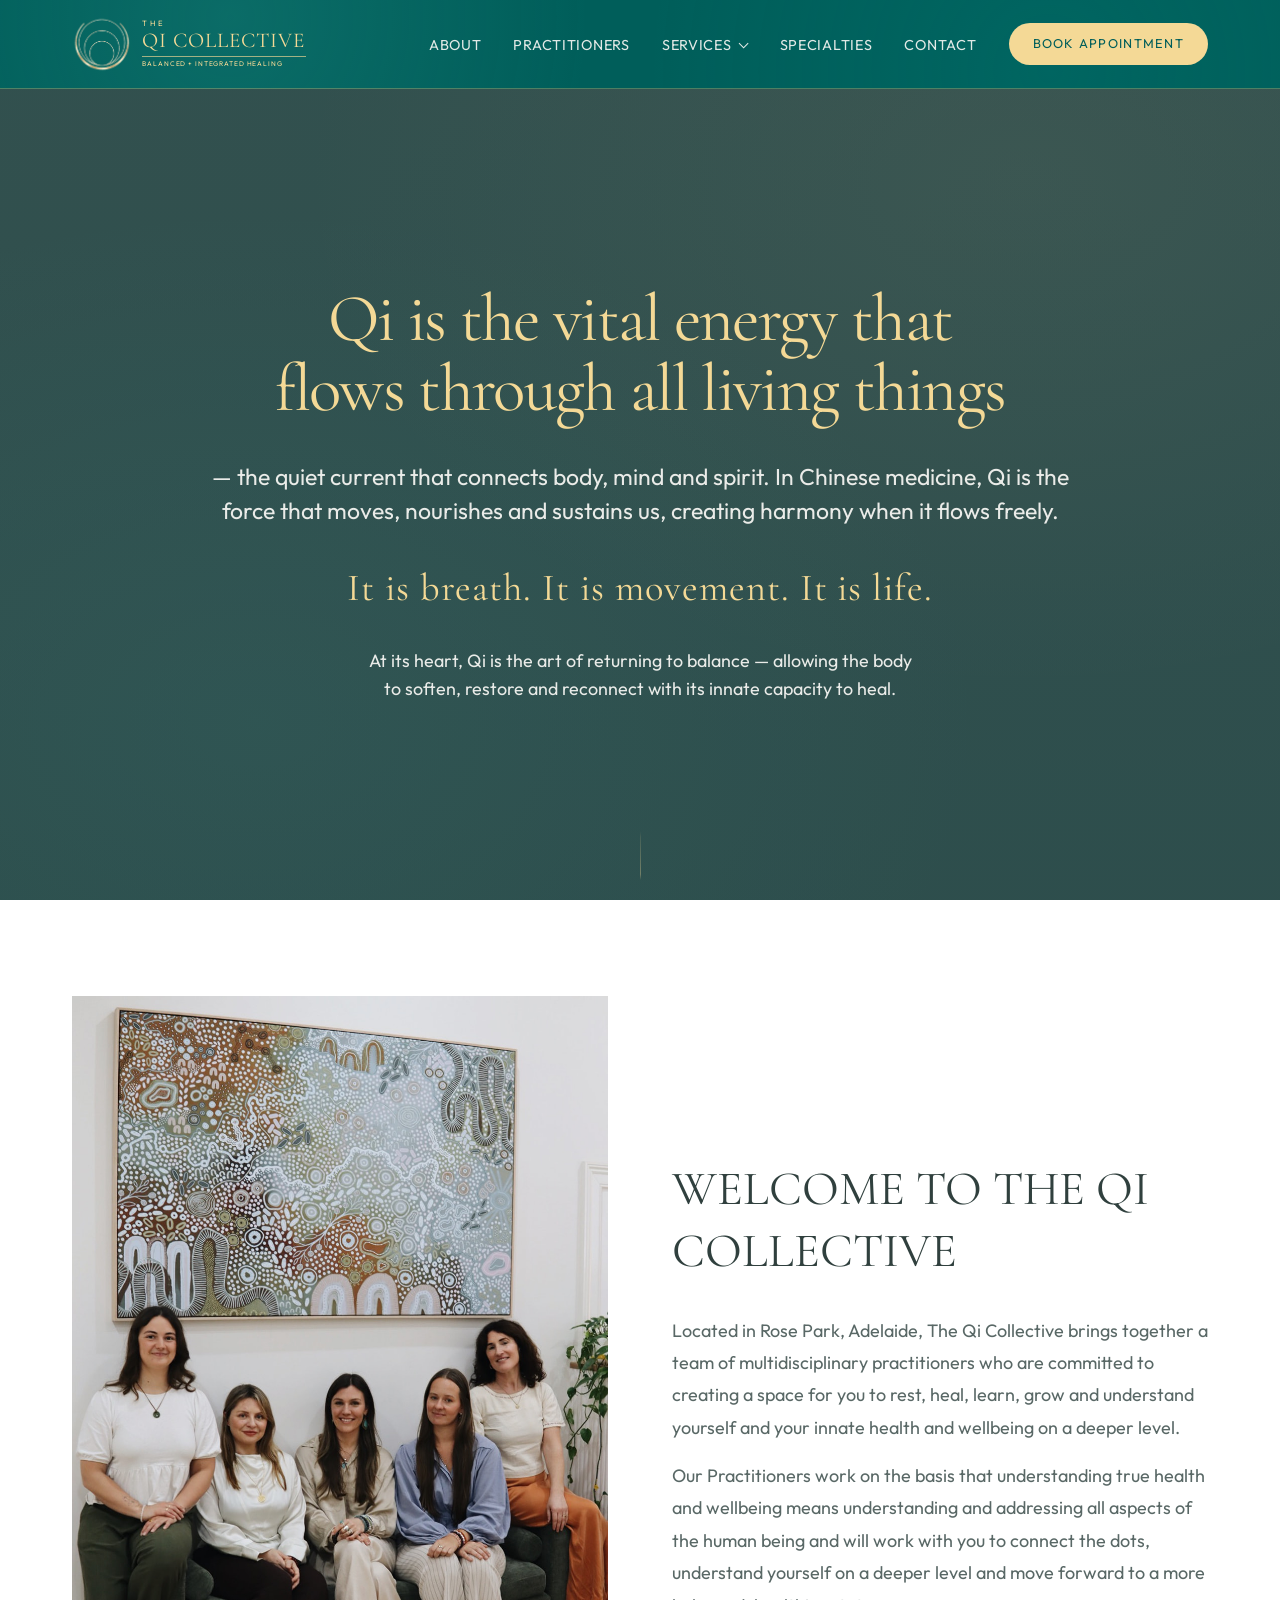
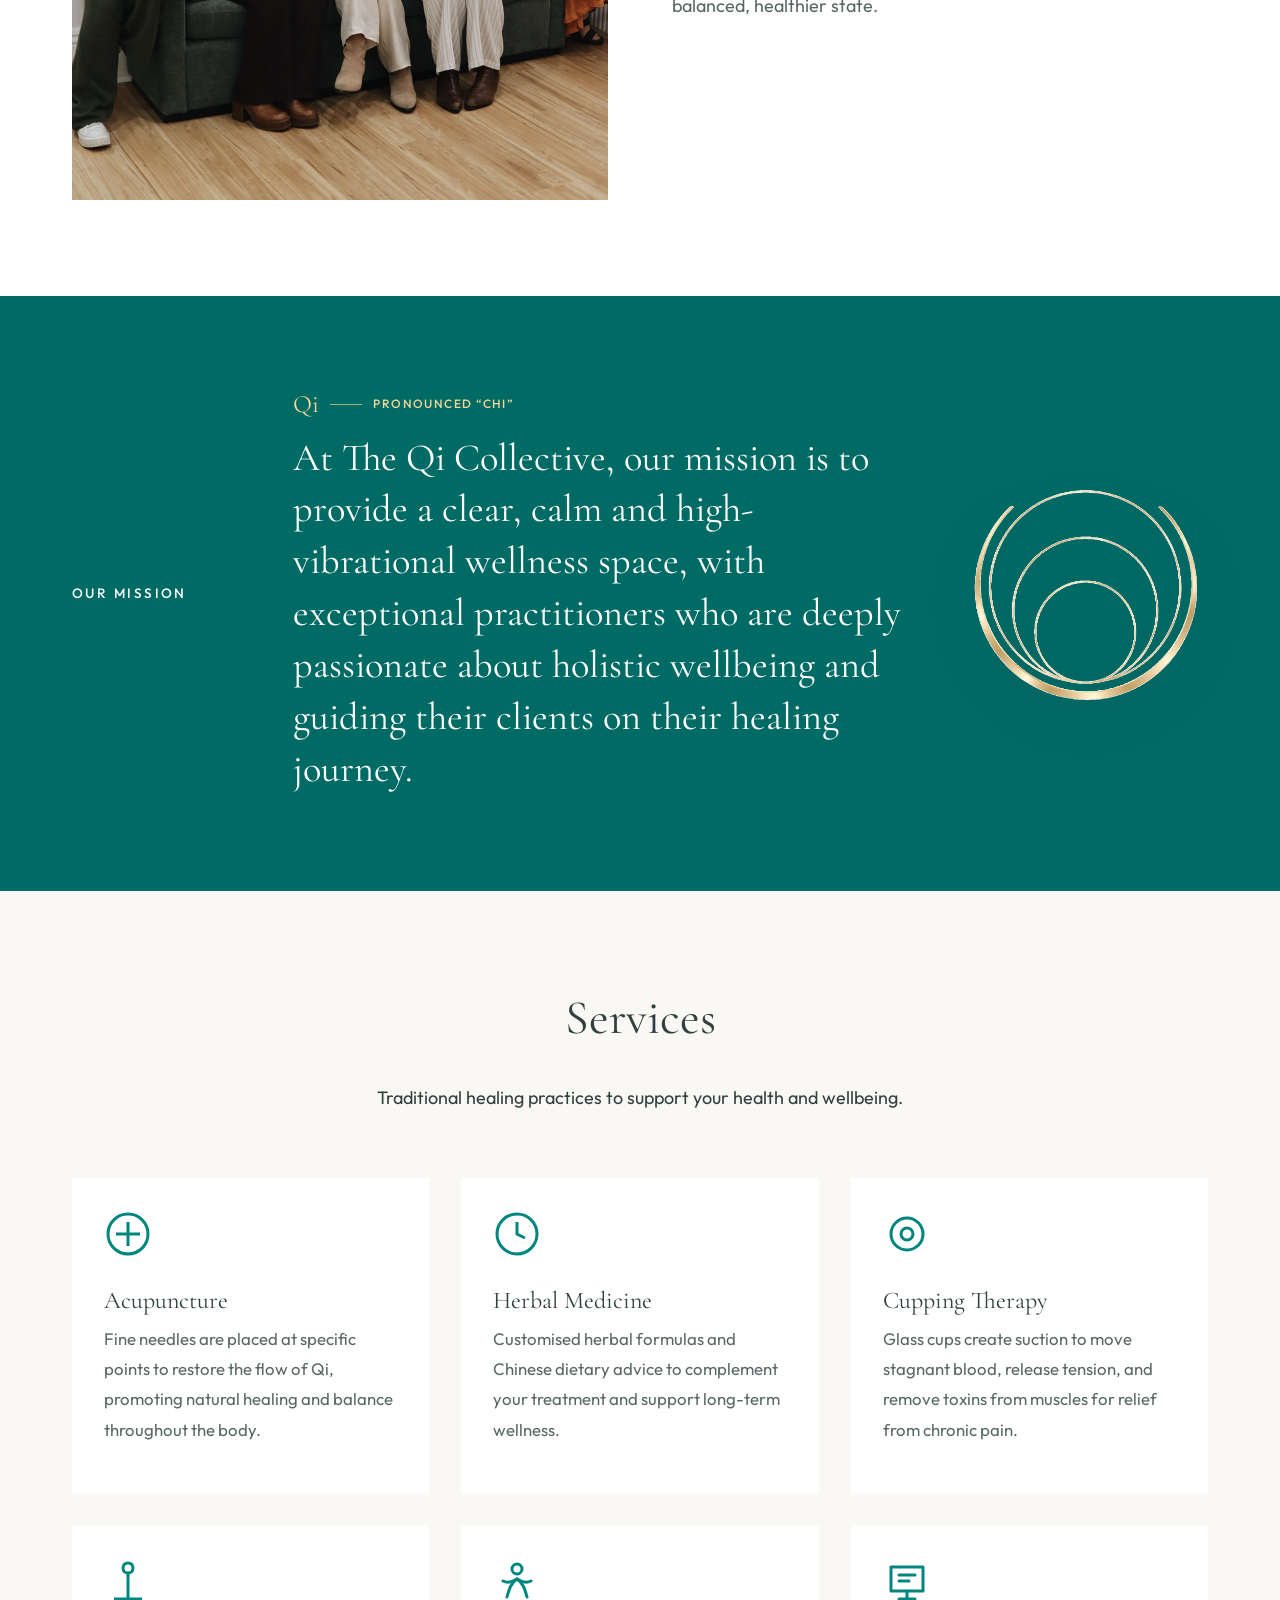
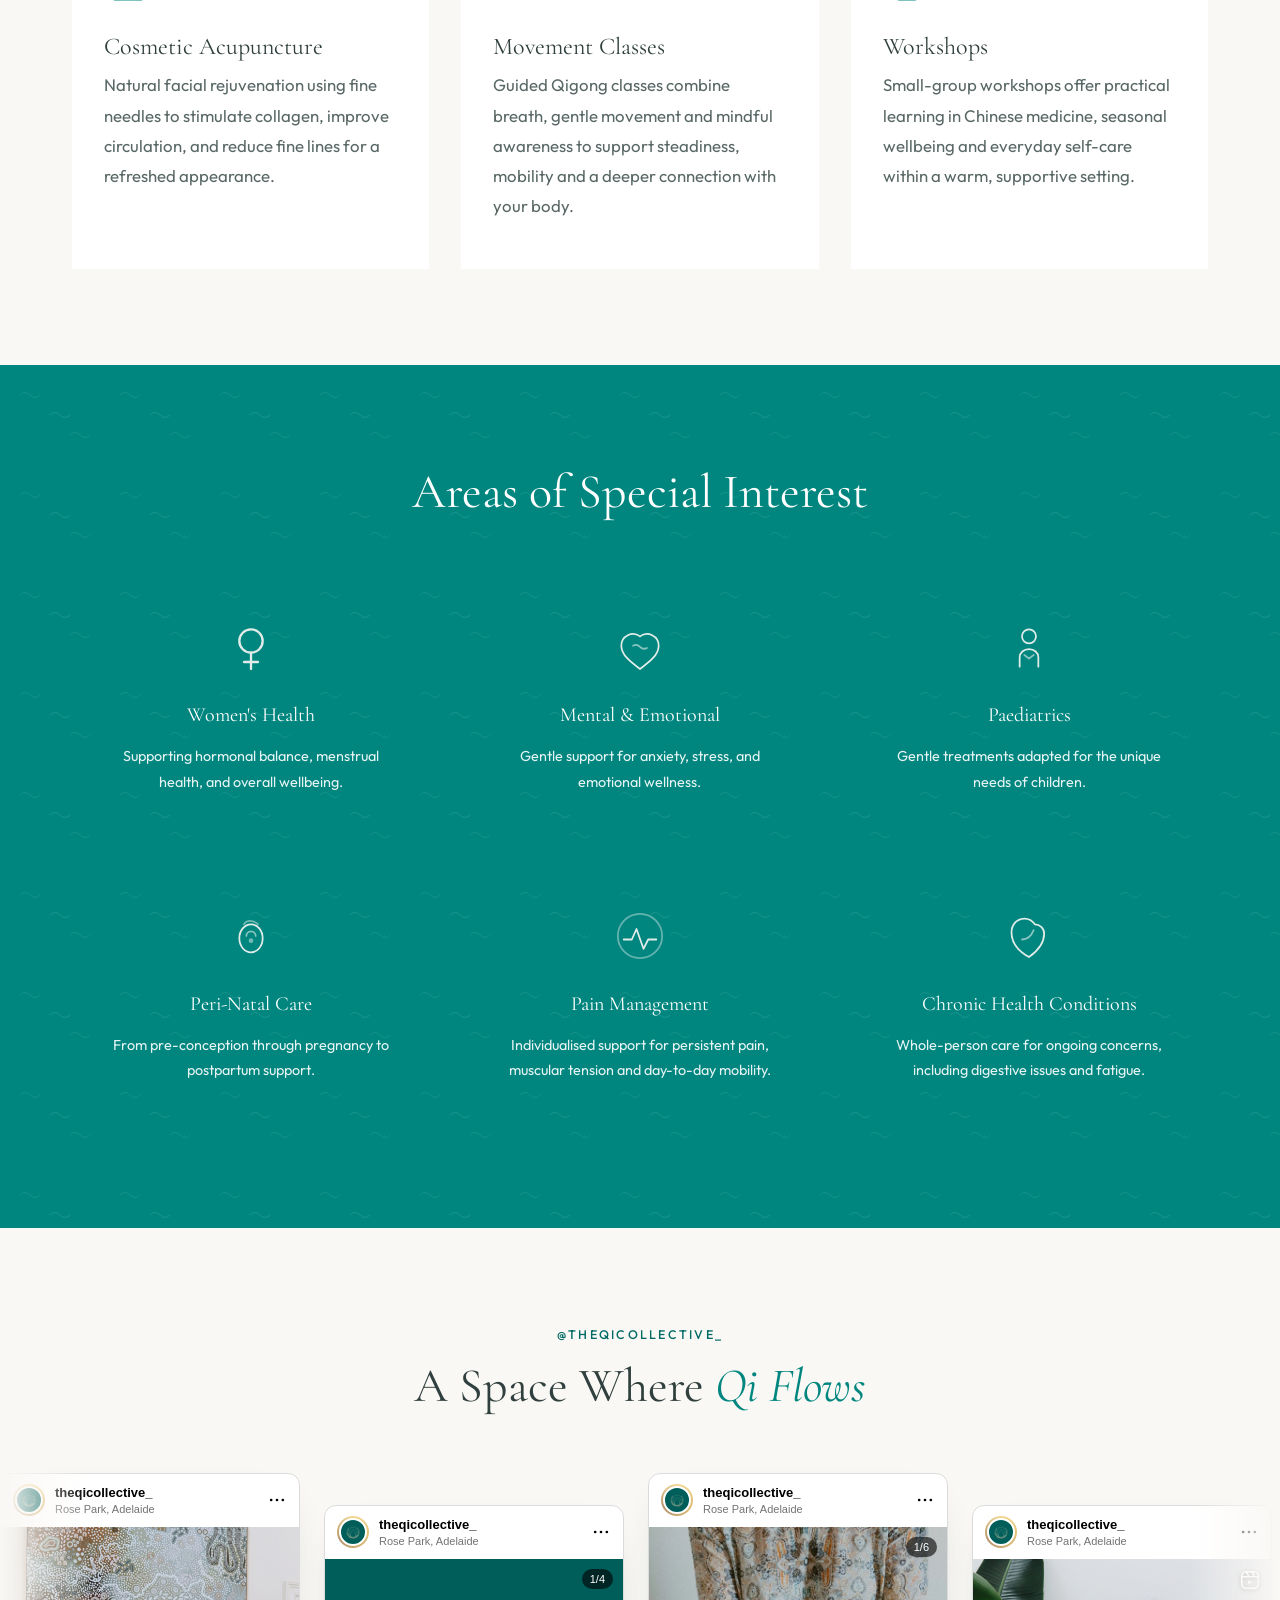
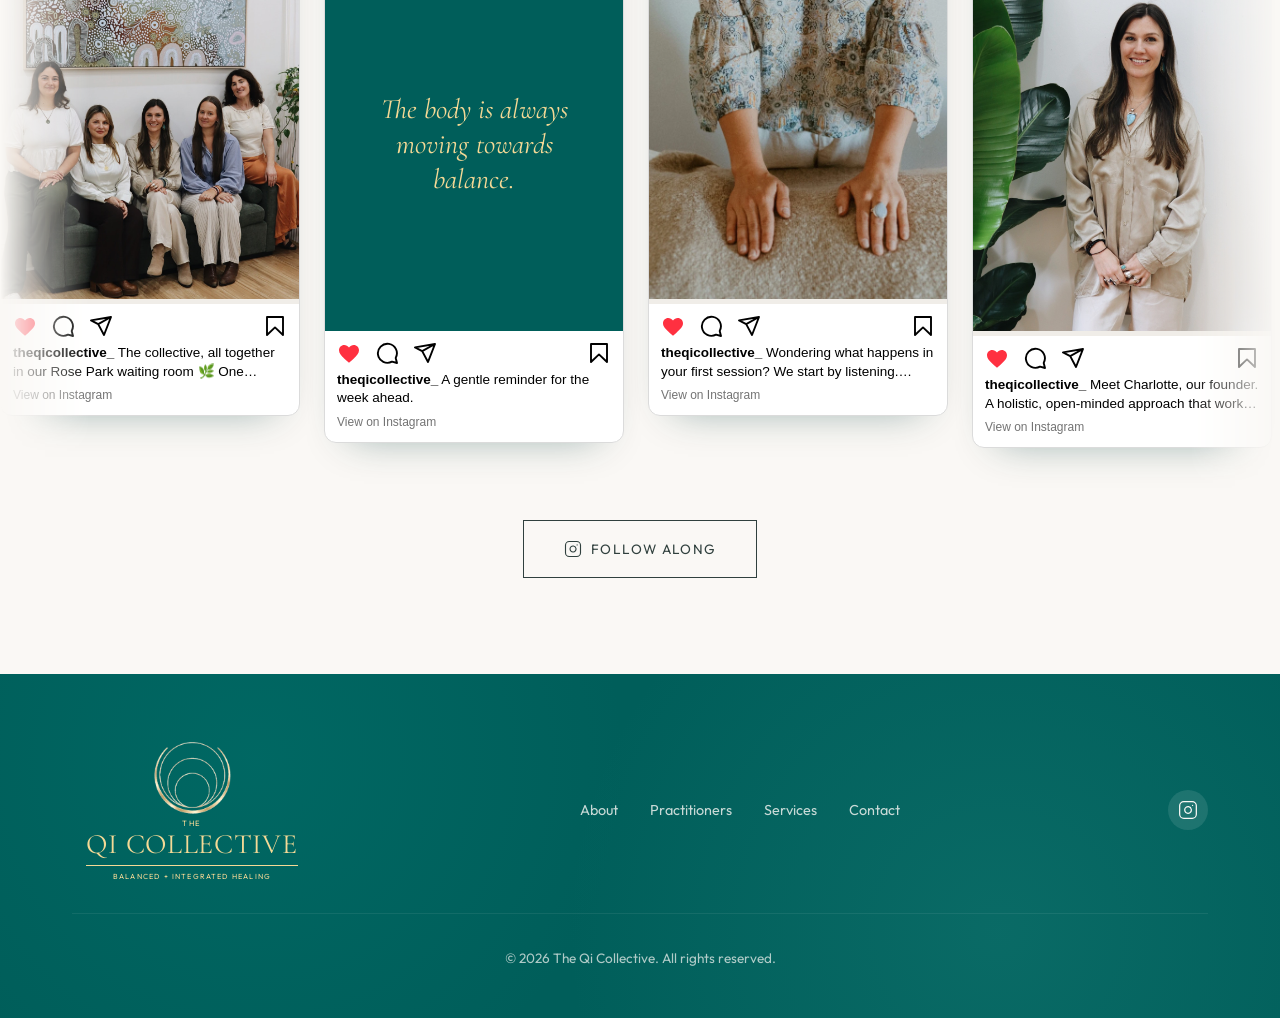
<file: index.html>
<!DOCTYPE html>
<html lang="en">
<head>
  <!-- Google tag (gtag.js) -->
  <script async src="https://www.googletagmanager.com/gtag/js?id=G-5YPQG9WN7F"></script>
  <script>
    window.dataLayer = window.dataLayer || [];
    function gtag(){dataLayer.push(arguments);}
    gtag('js', new Date());
    gtag('config', 'G-5YPQG9WN7F');
  </script>
  <meta charset="UTF-8">
  <meta name="viewport" content="width=device-width, initial-scale=1.0">
  <meta name="description" content="Acupuncture and Chinese medicine in Rose Park, Adelaide. Our registered practitioners offer acupuncture, herbal medicine, cupping and whole-person care.">
  <title>The Qi Collective | Acupuncture &amp; Chinese Medicine Adelaide</title>
  <link rel="canonical" href="https://www.theqicollective.com.au/">

  <!-- Social sharing -->
  <meta property="og:type" content="website">
  <meta property="og:site_name" content="The Qi Collective">
  <meta property="og:locale" content="en_AU">
  <meta property="og:title" content="The Qi Collective | Acupuncture &amp; Chinese Medicine Adelaide">
  <meta property="og:description" content="Acupuncture and Chinese medicine in Rose Park, Adelaide. Our registered practitioners offer acupuncture, herbal medicine, cupping and whole-person care.">
  <meta property="og:url" content="https://www.theqicollective.com.au/">
  <meta property="og:image" content="https://www.theqicollective.com.au/images/og-image.png">
  <meta property="og:image:width" content="1200">
  <meta property="og:image:height" content="630">
  <meta property="og:image:alt" content="The Qi Collective, acupuncture and Chinese medicine in Rose Park, Adelaide">
  <meta name="twitter:card" content="summary_large_image">

  <!-- Structured data -->
  <script type="application/ld+json">
  {
    "@context": "https://schema.org",
    "@graph": [
      {
        "@type": "MedicalClinic",
        "@id": "https://www.theqicollective.com.au/#clinic",
        "name": "The Qi Collective",
        "alternateName": "Charlotte Clinic",
        "description": "Acupuncture and Chinese medicine clinic in Rose Park, Adelaide, with a multidisciplinary team of registered practitioners.",
        "url": "https://www.theqicollective.com.au/",
        "email": "hello@theqicollective.com.au",
        "image": "https://www.theqicollective.com.au/images/og-image.png",
        "logo": "https://www.theqicollective.com.au/images/qi-logo-mark-gold.png",
        "address": {
          "@type": "PostalAddress",
          "streetAddress": "22 Kensington Road",
          "addressLocality": "Rose Park",
          "addressRegion": "SA",
          "postalCode": "5067",
          "addressCountry": "AU"
        },
        "hasMap": "https://www.google.com/maps/search/?api=1&query=22+Kensington+Road,+Rose+Park+SA+5067",
        "openingHoursSpecification": [
          {
            "@type": "OpeningHoursSpecification",
            "dayOfWeek": [
              "Monday",
              "Tuesday",
              "Wednesday",
              "Thursday",
              "Friday"
            ],
            "opens": "08:00",
            "closes": "18:00"
          },
          {
            "@type": "OpeningHoursSpecification",
            "dayOfWeek": "Saturday",
            "opens": "08:00",
            "closes": "15:00"
          }
        ],
        "founder": {
          "@id": "https://www.theqicollective.com.au/practitioners#practitioner-charlotte"
        },
        "sameAs": [
          "https://www.instagram.com/theqicollective_/"
        ]
      },
      {
        "@type": "WebSite",
        "@id": "https://www.theqicollective.com.au/#website",
        "url": "https://www.theqicollective.com.au/",
        "name": "The Qi Collective",
        "publisher": {
          "@id": "https://www.theqicollective.com.au/#clinic"
        },
        "inLanguage": "en-AU"
      },
      {
        "@type": "WebPage",
        "@id": "https://www.theqicollective.com.au/#webpage",
        "url": "https://www.theqicollective.com.au/",
        "name": "The Qi Collective | Acupuncture & Chinese Medicine Adelaide",
        "description": "Acupuncture and Chinese medicine in Rose Park, Adelaide. Our registered practitioners offer acupuncture, herbal medicine, cupping and whole-person care.",
        "isPartOf": {
          "@id": "https://www.theqicollective.com.au/#website"
        },
        "about": {
          "@id": "https://www.theqicollective.com.au/#clinic"
        },
        "inLanguage": "en-AU"
      }
    ]
  }
  </script>
  <link rel="icon" type="image/png" href="images/qi-logo-mark-gold-transparent.png">

  <!-- Fonts -->
  <link rel="preconnect" href="https://fonts.googleapis.com">
  <link rel="preconnect" href="https://fonts.gstatic.com" crossorigin>
  <link href="https://fonts.googleapis.com/css2?family=Cormorant+Garamond:wght@400;500;600&family=Outfit:wght@300;400;500&display=swap" rel="stylesheet">

  <!-- Styles -->
  <link rel="stylesheet" href="css/styles.css">
</head>
<body>
  <!-- Header -->
  <header class="header">
    <div class="header__inner">
      <a href="/" class="logo" aria-label="The Qi Collective home">
        <svg class="logo__mark" viewBox="180 90 965 900" aria-hidden="true" focusable="false">
          <image href="images/qi-logo-mark-gold-transparent.png" width="1325" height="1080"/>
        </svg>
        <span class="logo__lockup" aria-hidden="true">
          <span class="logo__eyebrow">The</span>
          <span class="logo__name">Qi Collective</span>
          <span class="logo__tagline">Balanced + Integrated Healing</span>
        </span>
      </a>

      <nav class="nav" aria-label="Primary navigation">
        <button class="nav-toggle" type="button" aria-label="Toggle navigation" aria-expanded="false" aria-controls="primary-navigation">
          <span></span>
          <span></span>
          <span></span>
        </button>
        <ul class="nav__list" id="primary-navigation">
          <li><a href="/about" class="nav__link">About</a></li>
          <li><a href="/practitioners" class="nav__link">Practitioners</a></li>
          <li class="nav__item--dropdown">
            <button class="nav__link nav__dropdown-toggle" type="button" aria-expanded="false" aria-controls="services-menu">
              Services <span class="nav__dropdown-icon" aria-hidden="true"></span>
            </button>
            <ul class="nav__dropdown" id="services-menu">
              <li><a href="/services" class="nav__dropdown-link">Services</a></li>
              <li><a href="/booking" class="nav__dropdown-link">Appointments</a></li>
              <li><a href="/contact?subject=movement" class="nav__dropdown-link">Movement</a></li>
              <li><a href="/contact?subject=workshops" class="nav__dropdown-link">Education/Workshops</a></li>
            </ul>
          </li>
          <li><a href="/specialties" class="nav__link">Specialties</a></li>
          <li><a href="/contact" class="nav__link">Contact</a></li>
          <li class="nav__item--mobile"><a href="/booking" class="btn btn--primary btn--small">Book Appointment</a></li>
        </ul>
        <a href="/booking" class="btn btn--primary btn--small nav__book-btn">Book Appointment</a>
      </nav>
    </div>
  </header>

  <!-- Hero Section -->
  <section class="hero">
    <video class="hero__video" muted loop playsinline aria-hidden="true">
      <source src="images/ocean-bg.mp4" type="video/mp4">
    </video>
    <div class="hero__overlay"></div>
    <div class="hero__content">
      <h1 class="hero__title">Qi is the vital energy that flows through all living things</h1>
      <p class="hero__description hero__description--lead">
        — the quiet current that connects body, mind and spirit. In Chinese medicine, Qi is the
        force that moves, nourishes and sustains us, creating harmony when it flows freely.
      </p>
      <p class="hero__mantra">It is breath. It is movement. It is life.</p>
      <p class="hero__description hero__description--supporting">
        At its heart, Qi is the art of returning to balance — allowing the body to soften,
        restore and reconnect with its innate capacity to heal.
      </p>
    </div>
    <a class="hero__scroll-cue" href="#about" aria-label="Scroll to the welcome section">
      <span class="hero__scroll-cue-line" aria-hidden="true"></span>
    </a>
  </section>

  <!-- About Section -->
  <section id="about" class="about section-padding">
    <div class="container">
      <div class="about__grid">
        <div class="about__image fade-in-left">
          <img src="images/qi-collective-team.jpg" alt="The Qi Collective practitioners seated together beneath artwork in the clinic waiting space">
        </div>
        <div class="about__content fade-in-right">
          <h2>WELCOME TO THE QI COLLECTIVE</h2>
          <p>
            Located in Rose Park, Adelaide, The Qi Collective brings together a team of
            multidisciplinary practitioners who are committed to creating a space for you
            to rest, heal, learn, grow and understand yourself and your innate health and
            wellbeing on a deeper level.
          </p>
          <p>
            Our Practitioners work on the basis that understanding true health and wellbeing
            means understanding and addressing all aspects of the human being and will work
            with you to connect the dots, understand yourself on a deeper level and move
            forward to a more balanced, healthier state.
          </p>
        </div>
      </div>
    </div>
  </section>

  <!-- Mission Section -->
  <section class="mission section-padding">
    <div class="container">
      <div class="mission__inner fade-in">
        <h2>OUR MISSION</h2>
        <div class="mission__content">
          <div class="pronunciation-key">
            <span class="pronunciation-key__term">Qi</span>
            <span class="pronunciation-key__rule" aria-hidden="true"></span>
            <span class="pronunciation-key__guide">pronounced &ldquo;chi&rdquo;</span>
          </div>
          <p>
            At The Qi Collective, our mission is to provide a clear, calm and high-vibrational
            wellness space, with exceptional practitioners who are deeply passionate about holistic
            wellbeing and guiding their clients on their healing journey.
          </p>
        </div>
        <svg class="mission__emblem" viewBox="180 90 965 900" role="img" aria-label="The Qi Collective gold ripple mark">
          <image href="images/qi-logo-mark-gold-transparent.png" width="1325" height="1080"/>
        </svg>
      </div>
    </div>
  </section>

  <!-- Services Section -->
  <section id="services" class="services section-padding">
    <div class="container">
      <div class="services__header fade-in">
        <h2>Services</h2>
        <p>Traditional healing practices to support your health and wellbeing.</p>
      </div>
      <div class="services__grid">
        <div class="service-card fade-in-scale stagger-1">
          <svg class="service-card__icon" viewBox="0 0 24 24" fill="none" stroke="currentColor" stroke-width="1.5">
            <circle cx="12" cy="12" r="10"/>
            <path d="M12 6v12M6 12h12"/>
          </svg>
          <h3 class="service-card__title">Acupuncture</h3>
          <p class="service-card__description">
            Fine needles are placed at specific points to restore the flow of Qi,
            promoting natural healing and balance throughout the body.
          </p>
        </div>
        <div class="service-card fade-in-scale stagger-2">
          <svg class="service-card__icon" viewBox="0 0 24 24" fill="none" stroke="currentColor" stroke-width="1.5">
            <path d="M12 2C6.5 2 2 6.5 2 12s4.5 10 10 10 10-4.5 10-10S17.5 2 12 2z"/>
            <path d="M12 6v6l4 2"/>
          </svg>
          <h3 class="service-card__title">Herbal Medicine</h3>
          <p class="service-card__description">
            Customised herbal formulas and Chinese dietary advice to complement
            your treatment and support long-term wellness.
          </p>
        </div>
        <div class="service-card fade-in-scale stagger-3">
          <svg class="service-card__icon" viewBox="0 0 24 24" fill="none" stroke="currentColor" stroke-width="1.5">
            <circle cx="12" cy="12" r="8"/>
            <circle cx="12" cy="12" r="3"/>
          </svg>
          <h3 class="service-card__title">Cupping Therapy</h3>
          <p class="service-card__description">
            Glass cups create suction to move stagnant blood, release tension,
            and remove toxins from muscles for relief from chronic pain.
          </p>
        </div>
        <div class="service-card fade-in-scale stagger-4">
          <svg class="service-card__icon" viewBox="0 0 24 24" fill="none" stroke="currentColor" stroke-width="1.5">
            <path d="M12 3c-1.5 0-2.5 1-2.5 2.5S10.5 8 12 8s2.5-1 2.5-2.5S13.5 3 12 3z"/>
            <path d="M12 8v13"/>
            <path d="M5 21h14"/>
          </svg>
          <h3 class="service-card__title">Cosmetic Acupuncture</h3>
          <p class="service-card__description">
            Natural facial rejuvenation using fine needles to stimulate collagen,
            improve circulation, and reduce fine lines for a refreshed appearance.
          </p>
        </div>
        <div class="service-card fade-in-scale stagger-5">
          <svg class="service-card__icon" viewBox="0 0 24 24" fill="none" stroke="currentColor" stroke-width="1.5" stroke-linecap="round" stroke-linejoin="round">
            <path d="M7 20c1-4 2-7 5-9"/>
            <path d="M17 20c-1-4-2-7-5-9"/>
            <circle cx="12" cy="6" r="2.5"/>
            <path d="M5 12c2 1 4 1 7-1 3 2 5 2 7 1"/>
          </svg>
          <h3 class="service-card__title">Movement Classes</h3>
          <p class="service-card__description">
            Guided Qigong classes combine breath, gentle movement and mindful awareness to
            support steadiness, mobility and a deeper connection with your body.
          </p>
        </div>
        <div class="service-card fade-in-scale stagger-6">
          <svg class="service-card__icon" viewBox="0 0 24 24" fill="none" stroke="currentColor" stroke-width="1.5" stroke-linecap="round" stroke-linejoin="round">
            <path d="M4 5h16v12H4z"/>
            <path d="M8 21h8M12 17v4"/>
            <path d="M8 9h8M8 12h5"/>
          </svg>
          <h3 class="service-card__title">Workshops</h3>
          <p class="service-card__description">
            Small-group workshops offer practical learning in Chinese medicine, seasonal
            wellbeing and everyday self-care within a warm, supportive setting.
          </p>
        </div>
      </div>
    </div>
  </section>

  <!-- Special Interests Section -->
  <section id="specialties" class="interests section-padding">
    <div class="container">
      <h2 class="fade-in">Areas of Special Interest</h2>
      <div class="interests__list">
        <div class="interest-item fade-in stagger-1">
          <svg class="interest-item__icon" viewBox="0 0 48 48" fill="none" stroke="currentColor" stroke-width="2" stroke-linecap="round" stroke-linejoin="round">
            <circle cx="24" cy="18" r="10"/>
            <path d="M24 28v14"/>
            <path d="M18 36h12"/>
          </svg>
          <h3>Women's Health</h3>
          <p>Supporting hormonal balance, menstrual health, and overall wellbeing.</p>
        </div>
        <div class="interest-item fade-in stagger-2">
          <svg class="interest-item__icon" viewBox="0 0 48 48" fill="none" stroke="currentColor" stroke-width="1.5" stroke-linecap="round" stroke-linejoin="round">
            <path d="M24 42c-8-6-16-12-16-20a10 10 0 0116-8 10 10 0 0116 8c0 8-8 14-16 20z"/>
            <path d="M18 22c2-1 4-1 6 1s4 2 6 1" opacity="0.6"/>
          </svg>
          <h3>Mental &amp; Emotional</h3>
          <p>Gentle support for anxiety, stress, and emotional wellness.</p>
        </div>
        <div class="interest-item fade-in stagger-3">
          <svg class="interest-item__icon" viewBox="0 0 48 48" fill="none" stroke="currentColor" stroke-width="1.5" stroke-linecap="round" stroke-linejoin="round">
            <circle cx="24" cy="14" r="6"/>
            <path d="M16 40v-8c0-4 3.5-7 8-7s8 3 8 7v8"/>
            <path d="M20 30l4 3 4-3" opacity="0.6"/>
          </svg>
          <h3>Paediatrics</h3>
          <p>Gentle treatments adapted for the unique needs of children.</p>
        </div>
        <div class="interest-item fade-in stagger-4">
          <svg class="interest-item__icon" viewBox="0 0 48 48" fill="none" stroke="currentColor" stroke-width="1.5" stroke-linecap="round" stroke-linejoin="round">
            <ellipse cx="24" cy="26" rx="10" ry="12"/>
            <path d="M20 24c0-2 1.5-4 4-4s4 2 4 4" opacity="0.6"/>
            <circle cx="24" cy="28" r="2" fill="currentColor" stroke="none" opacity="0.5"/>
            <path d="M18 14c2-4 8-4 12 0" opacity="0.5"/>
          </svg>
          <h3>Peri-Natal Care</h3>
          <p>From pre-conception through pregnancy to postpartum support.</p>
        </div>
        <div class="interest-item fade-in stagger-5">
          <svg class="interest-item__icon" viewBox="0 0 48 48" fill="none" stroke="currentColor" stroke-width="1.5" stroke-linecap="round" stroke-linejoin="round">
            <path d="M10 27h7l4-9 6 17 4-8h7"/>
            <circle cx="24" cy="24" r="19" opacity="0.45"/>
          </svg>
          <h3>Pain Management</h3>
          <p>Individualised support for persistent pain, muscular tension and day-to-day mobility.</p>
        </div>
        <div class="interest-item fade-in stagger-6">
          <svg class="interest-item__icon" viewBox="0 0 48 48" fill="none" stroke="currentColor" stroke-width="1.5" stroke-linecap="round" stroke-linejoin="round">
            <path d="M24 42c-9-5-15-12-15-21 0-7 5-12 11-12 4 0 7 2 9 5 4 0 8 3 8 8 0 8-6 15-13 20z"/>
            <path d="M18 27c4 0 8-3 10-8" opacity="0.6"/>
          </svg>
          <h3>Chronic Health Conditions</h3>
          <p>Whole-person care for ongoing concerns, including digestive issues and fatigue.</p>
        </div>
      </div>
    </div>
  </section>

  <!-- Instagram Feed Section -->
  <section class="social-feed section-padding" aria-labelledby="social-feed-title" data-feed-url="https://feeds.behold.so/EymXEt8lbRm1nfQpzNI8">
    <svg class="social-feed__sprite" aria-hidden="true" focusable="false">
      <symbol id="ig-heart" viewBox="0 0 24 24"><path fill="currentColor" d="M16.8 3.9c-1.9 0-3.6 1-4.8 2.6-1.2-1.6-2.9-2.6-4.8-2.6C4.3 3.9 2 6.3 2 9.3c0 3.4 2.7 5.9 6.8 9.6l3.2 2.9 3.2-2.9c4.1-3.7 6.8-6.2 6.8-9.6 0-3-2.3-5.4-5.2-5.4z"/></symbol>
      <symbol id="ig-comment" viewBox="0 0 24 24"><path fill="none" stroke="currentColor" stroke-width="1.9" stroke-linejoin="round" d="M20.7 16.9A9.5 9.5 0 1 0 17 20.6L22 22z"/></symbol>
      <symbol id="ig-share" viewBox="0 0 24 24"><path fill="none" stroke="currentColor" stroke-width="1.9" stroke-linejoin="round" d="M22 3 9.2 10.1M22 3l-7 18-5.8-10.9L2 6.4z"/></symbol>
      <symbol id="ig-save" viewBox="0 0 24 24"><path fill="none" stroke="currentColor" stroke-width="1.9" stroke-linejoin="round" d="M20 21l-8-7.6L4 21V3h16z"/></symbol>
      <symbol id="ig-more" viewBox="0 0 24 24"><circle fill="currentColor" cx="5" cy="12" r="1.6"/><circle fill="currentColor" cx="12" cy="12" r="1.6"/><circle fill="currentColor" cx="19" cy="12" r="1.6"/></symbol>
      <symbol id="ig-reel" viewBox="0 0 24 24"><g fill="none" stroke="currentColor" stroke-width="1.8"><rect x="3" y="3" width="18" height="18" rx="5"/><path d="M3 8.5h18M8 3l3 5.5M14 3l3 5.5"/></g><path fill="currentColor" d="M10 12v5l4.5-2.5z"/></symbol>
    </svg>

    <div class="container social-feed__header fade-in">
      <p class="section-eyebrow">@theqicollective_</p>
      <h2 id="social-feed-title">A Space Where <em>Qi Flows</em></h2>
    </div>

    <div class="social-feed__viewport">
      <ul class="social-feed__track">
        <li>
          <a class="ig-post" href="https://www.instagram.com/theqicollective_/" target="_blank" rel="noopener noreferrer">
            <span class="ig-post__head">
              <span class="ig-post__avatar"><img src="images/qi-logo-mark-gold-transparent.png" alt=""></span>
              <span class="ig-post__who"><b>theqicollective_</b><span>Rose Park, Adelaide</span></span>
              <svg class="ig-post__more" aria-hidden="true"><use href="#ig-more"/></svg>
            </span>
            <span class="ig-post__media"><img src="images/qi-collective-team.jpg" alt="The Qi Collective practitioners seated together in the clinic waiting space" loading="lazy"></span>
            <span class="ig-post__actions" aria-hidden="true"><svg class="is-liked"><use href="#ig-heart"/></svg><svg><use href="#ig-comment"/></svg><svg><use href="#ig-share"/></svg><svg class="ig-post__save"><use href="#ig-save"/></svg></span>
            <span class="ig-post__body">
              <span class="ig-post__caption"><b>theqicollective_</b> The collective, all together in our Rose Park waiting room 🌿 One shared love of Chinese medicine.</span>
              <span class="ig-post__meta">View on Instagram</span>
            </span>
          </a>
        </li>
        <li>
          <a class="ig-post" href="https://www.instagram.com/theqicollective_/" target="_blank" rel="noopener noreferrer">
            <span class="ig-post__head">
              <span class="ig-post__avatar"><img src="images/qi-logo-mark-gold-transparent.png" alt=""></span>
              <span class="ig-post__who"><b>theqicollective_</b><span>Rose Park, Adelaide</span></span>
              <svg class="ig-post__more" aria-hidden="true"><use href="#ig-more"/></svg>
            </span>
            <span class="ig-post__media"><span class="ig-post__quote">The body is always moving towards balance.</span><span class="ig-post__count" aria-hidden="true">1/4</span></span>
            <span class="ig-post__actions" aria-hidden="true"><svg class="is-liked"><use href="#ig-heart"/></svg><svg><use href="#ig-comment"/></svg><svg><use href="#ig-share"/></svg><svg class="ig-post__save"><use href="#ig-save"/></svg></span>
            <span class="ig-post__body">
              <span class="ig-post__caption"><b>theqicollective_</b> A gentle reminder for the week ahead.</span>
              <span class="ig-post__meta">View on Instagram</span>
            </span>
          </a>
        </li>
        <li>
          <a class="ig-post" href="https://www.instagram.com/theqicollective_/" target="_blank" rel="noopener noreferrer">
            <span class="ig-post__head">
              <span class="ig-post__avatar"><img src="images/qi-logo-mark-gold-transparent.png" alt=""></span>
              <span class="ig-post__who"><b>theqicollective_</b><span>Rose Park, Adelaide</span></span>
              <svg class="ig-post__more" aria-hidden="true"><use href="#ig-more"/></svg>
            </span>
            <span class="ig-post__media"><img src="images/hands-healing.webp" alt="A practitioner's hands resting on a treatment table" loading="lazy"><span class="ig-post__count" aria-hidden="true">1/6</span></span>
            <span class="ig-post__actions" aria-hidden="true"><svg class="is-liked"><use href="#ig-heart"/></svg><svg><use href="#ig-comment"/></svg><svg><use href="#ig-share"/></svg><svg class="ig-post__save"><use href="#ig-save"/></svg></span>
            <span class="ig-post__body">
              <span class="ig-post__caption"><b>theqicollective_</b> Wondering what happens in your first session? We start by listening. Here&rsquo;s what to expect, step by step.</span>
              <span class="ig-post__meta">View on Instagram</span>
            </span>
          </a>
        </li>
        <li>
          <a class="ig-post" href="https://www.instagram.com/theqicollective_/" target="_blank" rel="noopener noreferrer">
            <span class="ig-post__head">
              <span class="ig-post__avatar"><img src="images/qi-logo-mark-gold-transparent.png" alt=""></span>
              <span class="ig-post__who"><b>theqicollective_</b><span>Rose Park, Adelaide</span></span>
              <svg class="ig-post__more" aria-hidden="true"><use href="#ig-more"/></svg>
            </span>
            <span class="ig-post__media"><img src="images/charlotte-powell.jpg" alt="Charlotte Powell standing beside a plant in the clinic" loading="lazy"><svg class="ig-post__reel" aria-hidden="true"><use href="#ig-reel"/></svg></span>
            <span class="ig-post__actions" aria-hidden="true"><svg class="is-liked"><use href="#ig-heart"/></svg><svg><use href="#ig-comment"/></svg><svg><use href="#ig-share"/></svg><svg class="ig-post__save"><use href="#ig-save"/></svg></span>
            <span class="ig-post__body">
              <span class="ig-post__caption"><b>theqicollective_</b> Meet Charlotte, our founder. A holistic, open-minded approach that works through the physical, emotional and spiritual layers.</span>
              <span class="ig-post__meta">View on Instagram</span>
            </span>
          </a>
        </li>
        <li>
          <a class="ig-post" href="https://www.instagram.com/theqicollective_/" target="_blank" rel="noopener noreferrer">
            <span class="ig-post__head">
              <span class="ig-post__avatar"><img src="images/qi-logo-mark-gold-transparent.png" alt=""></span>
              <span class="ig-post__who"><b>theqicollective_</b><span>Rose Park, Adelaide</span></span>
              <svg class="ig-post__more" aria-hidden="true"><use href="#ig-more"/></svg>
            </span>
            <span class="ig-post__media"><span class="ig-post__quote ig-post__quote--gold">Autumn is the season of letting go.<small>Seasonal note</small></span></span>
            <span class="ig-post__actions" aria-hidden="true"><svg class="is-liked"><use href="#ig-heart"/></svg><svg><use href="#ig-comment"/></svg><svg><use href="#ig-share"/></svg><svg class="ig-post__save"><use href="#ig-save"/></svg></span>
            <span class="ig-post__body">
              <span class="ig-post__caption"><b>theqicollective_</b> In Chinese medicine, autumn belongs to the Lungs and the Large Intestine. Warm foods, early nights and long exhales 🍂</span>
              <span class="ig-post__meta">View on Instagram</span>
            </span>
          </a>
        </li>
        <li>
          <a class="ig-post" href="https://www.instagram.com/theqicollective_/" target="_blank" rel="noopener noreferrer">
            <span class="ig-post__head">
              <span class="ig-post__avatar"><img src="images/qi-logo-mark-gold-transparent.png" alt=""></span>
              <span class="ig-post__who"><b>theqicollective_</b><span>Rose Park, Adelaide</span></span>
              <svg class="ig-post__more" aria-hidden="true"><use href="#ig-more"/></svg>
            </span>
            <span class="ig-post__media"><img src="images/prue-klausener.jpg" alt="Prue Klausener standing in warm light in the clinic" loading="lazy"></span>
            <span class="ig-post__actions" aria-hidden="true"><svg class="is-liked"><use href="#ig-heart"/></svg><svg><use href="#ig-comment"/></svg><svg><use href="#ig-share"/></svg><svg class="ig-post__save"><use href="#ig-save"/></svg></span>
            <span class="ig-post__body">
              <span class="ig-post__caption"><b>theqicollective_</b> Welcome Prue! Japanese-influenced acupuncture and Shiatsu, shaped by a Zen approach to healing.</span>
              <span class="ig-post__meta">View on Instagram</span>
            </span>
          </a>
        </li>
        <li>
          <a class="ig-post" href="https://www.instagram.com/theqicollective_/" target="_blank" rel="noopener noreferrer">
            <span class="ig-post__head">
              <span class="ig-post__avatar"><img src="images/qi-logo-mark-gold-transparent.png" alt=""></span>
              <span class="ig-post__who"><b>theqicollective_</b><span>Rose Park, Adelaide</span></span>
              <svg class="ig-post__more" aria-hidden="true"><use href="#ig-more"/></svg>
            </span>
            <span class="ig-post__media"><img src="images/qi-collective-signage.jpg" alt="The Qi Collective street sign on Kensington Road" loading="lazy"></span>
            <span class="ig-post__actions" aria-hidden="true"><svg class="is-liked"><use href="#ig-heart"/></svg><svg><use href="#ig-comment"/></svg><svg><use href="#ig-share"/></svg><svg class="ig-post__save"><use href="#ig-save"/></svg></span>
            <span class="ig-post__body">
              <span class="ig-post__caption"><b>theqicollective_</b> Find us at 22 Kensington Road, Rose Park. Come in and say hello.</span>
              <span class="ig-post__meta">View on Instagram</span>
            </span>
          </a>
        </li>
        <li>
          <a class="ig-post" href="https://www.instagram.com/theqicollective_/" target="_blank" rel="noopener noreferrer">
            <span class="ig-post__head">
              <span class="ig-post__avatar"><img src="images/qi-logo-mark-gold-transparent.png" alt=""></span>
              <span class="ig-post__who"><b>theqicollective_</b><span>Rose Park, Adelaide</span></span>
              <svg class="ig-post__more" aria-hidden="true"><use href="#ig-more"/></svg>
            </span>
            <span class="ig-post__media"><span class="ig-post__quote ig-post__quote--sand">Rest is part of the treatment.</span></span>
            <span class="ig-post__actions" aria-hidden="true"><svg class="is-liked"><use href="#ig-heart"/></svg><svg><use href="#ig-comment"/></svg><svg><use href="#ig-share"/></svg><svg class="ig-post__save"><use href="#ig-save"/></svg></span>
            <span class="ig-post__body">
              <span class="ig-post__caption"><b>theqicollective_</b> Why we leave you to rest with the needles in, and why it matters.</span>
              <span class="ig-post__meta">View on Instagram</span>
            </span>
          </a>
        </li>
      </ul>
    </div>

    <div class="container text-center fade-in">
      <a class="btn btn--secondary social-feed__follow" href="https://www.instagram.com/theqicollective_/" target="_blank" rel="noopener noreferrer">
        <svg viewBox="0 0 24 24" fill="none" stroke="currentColor" stroke-width="1.5" stroke-linecap="round" stroke-linejoin="round" aria-hidden="true">
          <rect x="2" y="2" width="20" height="20" rx="5" ry="5"/>
          <path d="M16 11.37A4 4 0 1 1 12.63 8 4 4 0 0 1 16 11.37z"/>
          <line x1="17.5" y1="6.5" x2="17.51" y2="6.5"/>
        </svg>
        Follow along
      </a>
    </div>
  </section>

  <!-- Footer -->
  <footer class="footer">
    <div class="container">
      <div class="footer__inner">
        <a href="/" class="footer__logo" aria-label="The Qi Collective home">
          <svg class="footer__logo-mark" viewBox="180 90 965 900" aria-hidden="true" focusable="false">
            <image href="images/qi-logo-mark-gold-transparent.png" width="1325" height="1080"/>
          </svg>
          <span class="footer__logo-lockup" aria-hidden="true">
            <span class="footer__logo-eyebrow">The</span>
            <span class="footer__logo-name">Qi Collective</span>
            <span class="footer__logo-tagline">Balanced + Integrated Healing</span>
          </span>
        </a>
        <ul class="footer__links">
          <li><a href="/about">About</a></li>
          <li><a href="/practitioners">Practitioners</a></li>
          <li><a href="/services">Services</a></li>
          <li><a href="/contact">Contact</a></li>
        </ul>
        <div class="footer__social">
          <a href="https://www.instagram.com/theqicollective_/" target="_blank" rel="noopener noreferrer" class="social-link" aria-label="Follow us on Instagram">
            <svg viewBox="0 0 24 24" fill="none" stroke="currentColor" stroke-width="1.5" stroke-linecap="round" stroke-linejoin="round">
              <rect x="2" y="2" width="20" height="20" rx="5" ry="5"/>
              <path d="M16 11.37A4 4 0 1 1 12.63 8 4 4 0 0 1 16 11.37z"/>
              <line x1="17.5" y1="6.5" x2="17.51" y2="6.5"/>
            </svg>
          </a>
        </div>
      </div>
      <div class="footer__bottom">
        <p>&copy; 2026 The Qi Collective. All rights reserved.</p>
      </div>
    </div>
  </footer>

  <!-- Scripts -->
  <script src="js/main.js"></script>
</body>
</html>
</file>
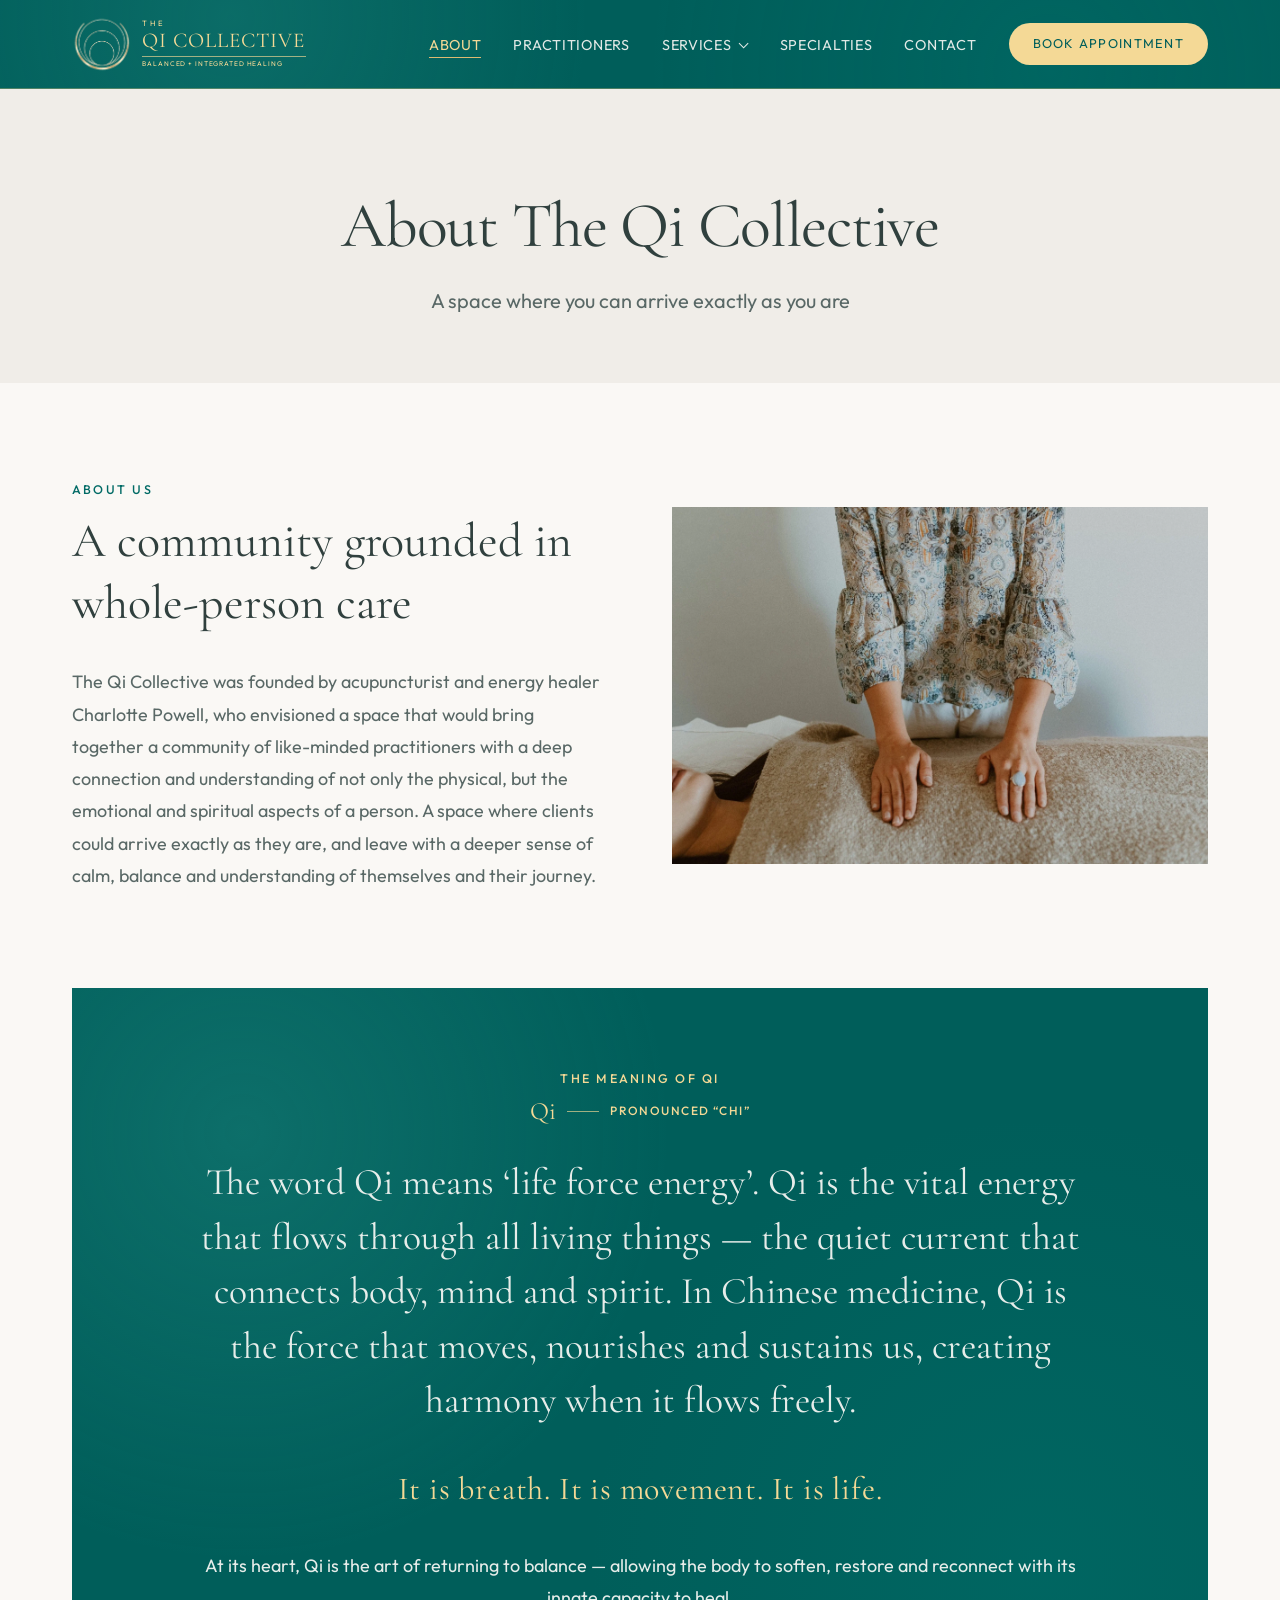
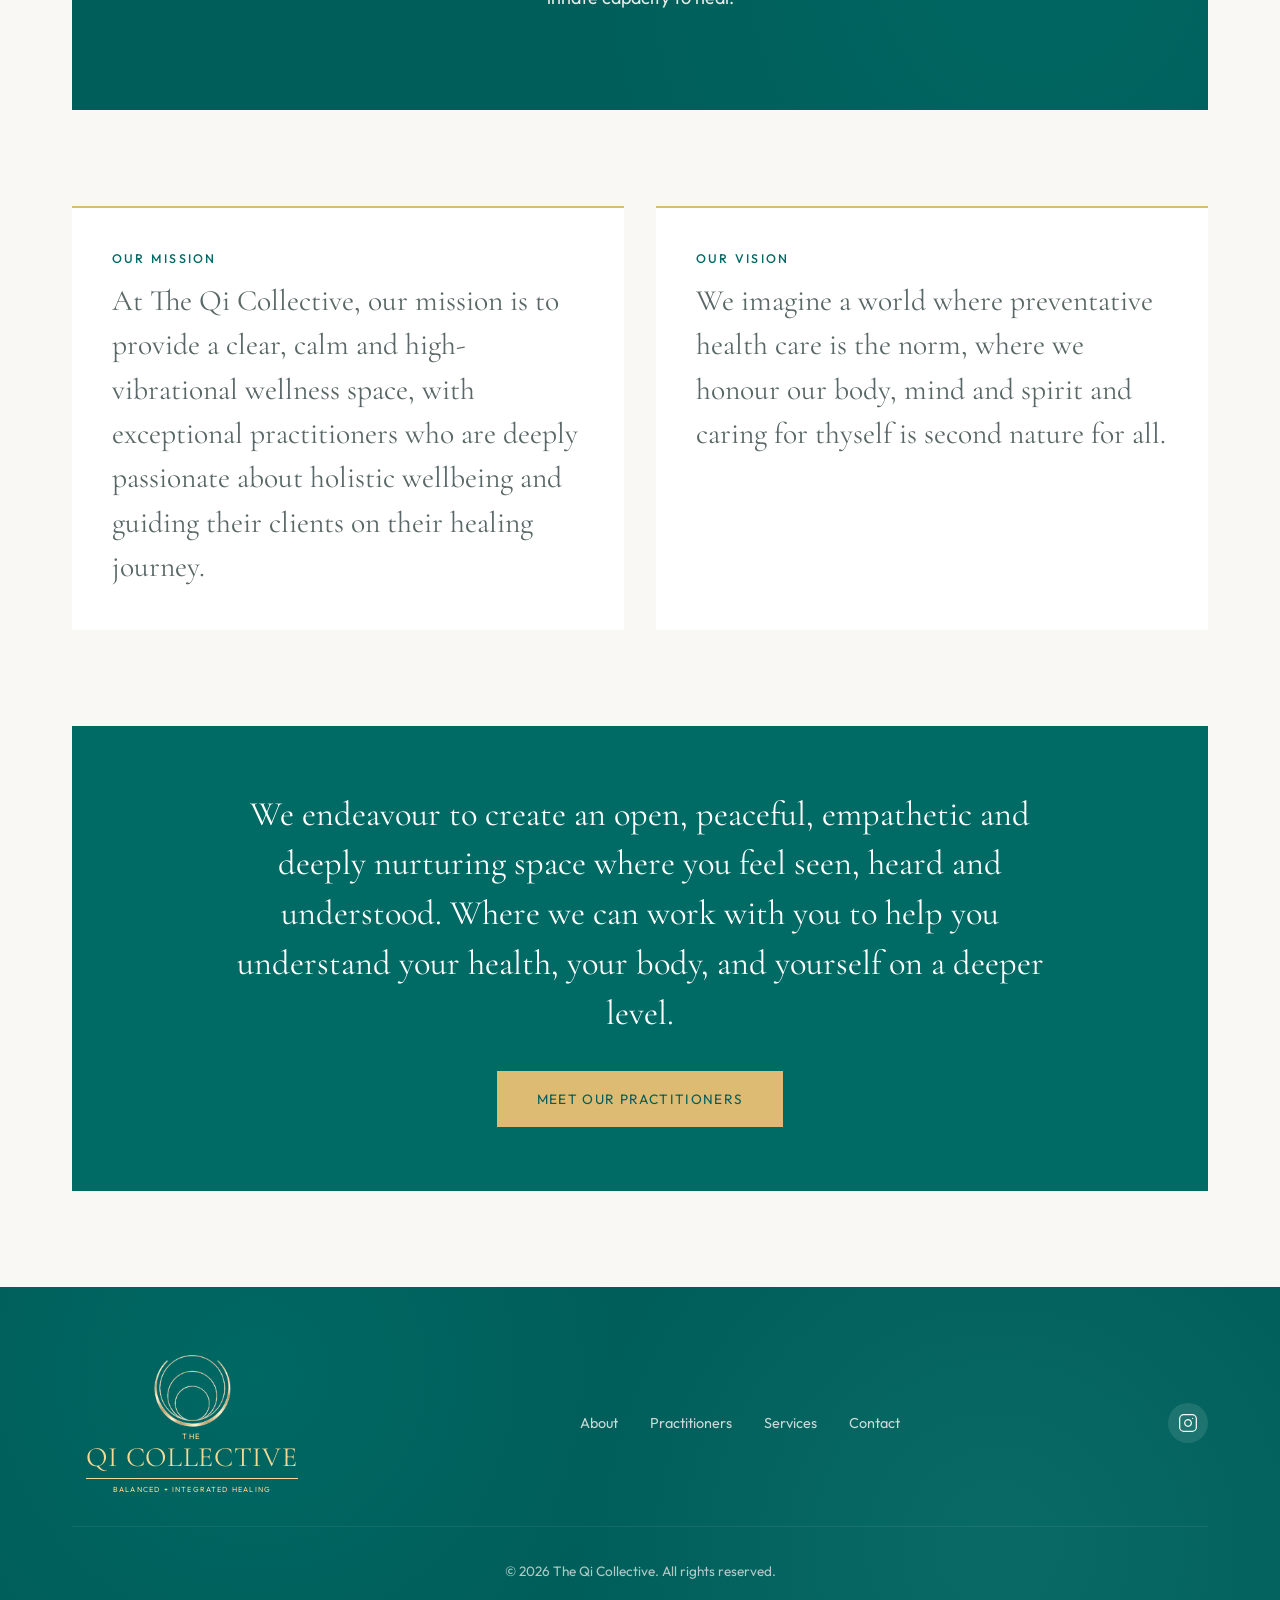
<file: about.html>
<!DOCTYPE html>
<html lang="en">
<head>
  <!-- Google tag (gtag.js) -->
  <script async src="https://www.googletagmanager.com/gtag/js?id=G-5YPQG9WN7F"></script>
  <script>
    window.dataLayer = window.dataLayer || [];
    function gtag(){dataLayer.push(arguments);}
    gtag('js', new Date());
    gtag('config', 'G-5YPQG9WN7F');
  </script>
  <meta charset="UTF-8">
  <meta name="viewport" content="width=device-width, initial-scale=1.0">
  <meta name="description" content="Founded by acupuncturist Charlotte Powell, The Qi Collective is a calm space in Rose Park, Adelaide, where you can arrive exactly as you are. Read our story.">
  <title>About The Qi Collective | Acupuncture Clinic in Rose Park</title>
  <link rel="canonical" href="https://www.theqicollective.com.au/about">

  <!-- Social sharing -->
  <meta property="og:type" content="website">
  <meta property="og:site_name" content="The Qi Collective">
  <meta property="og:locale" content="en_AU">
  <meta property="og:title" content="About The Qi Collective | Acupuncture Clinic in Rose Park">
  <meta property="og:description" content="Founded by acupuncturist Charlotte Powell, The Qi Collective is a calm space in Rose Park, Adelaide, where you can arrive exactly as you are. Read our story.">
  <meta property="og:url" content="https://www.theqicollective.com.au/about">
  <meta property="og:image" content="https://www.theqicollective.com.au/images/og-image.png">
  <meta property="og:image:width" content="1200">
  <meta property="og:image:height" content="630">
  <meta property="og:image:alt" content="The Qi Collective, acupuncture and Chinese medicine in Rose Park, Adelaide">
  <meta name="twitter:card" content="summary_large_image">

  <!-- Structured data -->
  <script type="application/ld+json">
  {
    "@context": "https://schema.org",
    "@graph": [
      {
        "@type": "AboutPage",
        "@id": "https://www.theqicollective.com.au/about#webpage",
        "url": "https://www.theqicollective.com.au/about",
        "name": "About The Qi Collective | Acupuncture Clinic in Rose Park",
        "description": "Founded by acupuncturist Charlotte Powell, The Qi Collective is a calm space in Rose Park, Adelaide, where you can arrive exactly as you are. Read our story.",
        "isPartOf": {
          "@id": "https://www.theqicollective.com.au/#website"
        },
        "about": {
          "@id": "https://www.theqicollective.com.au/#clinic"
        },
        "inLanguage": "en-AU",
        "breadcrumb": {
          "@id": "https://www.theqicollective.com.au/about#breadcrumb"
        }
      },
      {
        "@type": "BreadcrumbList",
        "@id": "https://www.theqicollective.com.au/about#breadcrumb",
        "itemListElement": [
          {
            "@type": "ListItem",
            "position": 1,
            "name": "Home",
            "item": "https://www.theqicollective.com.au/"
          },
          {
            "@type": "ListItem",
            "position": 2,
            "name": "About",
            "item": "https://www.theqicollective.com.au/about"
          }
        ]
      }
    ]
  }
  </script>
  <link rel="icon" type="image/png" href="images/qi-logo-mark-gold-transparent.png">

  <!-- Fonts -->
  <link rel="preconnect" href="https://fonts.googleapis.com">
  <link rel="preconnect" href="https://fonts.gstatic.com" crossorigin>
  <link href="https://fonts.googleapis.com/css2?family=Cormorant+Garamond:wght@400;500;600&family=Outfit:wght@300;400;500&display=swap" rel="stylesheet">

  <!-- Styles -->
  <link rel="stylesheet" href="css/styles.css">
</head>
<body>
  <!-- Header -->
  <header class="header">
    <div class="header__inner">
      <a href="/" class="logo" aria-label="The Qi Collective home">
        <svg class="logo__mark" viewBox="180 90 965 900" aria-hidden="true" focusable="false">
          <image href="images/qi-logo-mark-gold-transparent.png" width="1325" height="1080"/>
        </svg>
        <span class="logo__lockup" aria-hidden="true">
          <span class="logo__eyebrow">The</span>
          <span class="logo__name">Qi Collective</span>
          <span class="logo__tagline">Balanced + Integrated Healing</span>
        </span>
      </a>

      <nav class="nav" aria-label="Primary navigation">
        <button class="nav-toggle" type="button" aria-label="Toggle navigation" aria-expanded="false" aria-controls="primary-navigation">
          <span></span>
          <span></span>
          <span></span>
        </button>
        <ul class="nav__list" id="primary-navigation">
          <li><a href="/about" class="nav__link nav__link--active">About</a></li>
          <li><a href="/practitioners" class="nav__link">Practitioners</a></li>
          <li class="nav__item--dropdown">
            <button class="nav__link nav__dropdown-toggle" type="button" aria-expanded="false" aria-controls="services-menu">
              Services <span class="nav__dropdown-icon" aria-hidden="true"></span>
            </button>
            <ul class="nav__dropdown" id="services-menu">
              <li><a href="/services" class="nav__dropdown-link">Services</a></li>
              <li><a href="/booking" class="nav__dropdown-link">Appointments</a></li>
              <li><a href="/contact?subject=movement" class="nav__dropdown-link">Movement</a></li>
              <li><a href="/contact?subject=workshops" class="nav__dropdown-link">Education/Workshops</a></li>
            </ul>
          </li>
          <li><a href="/specialties" class="nav__link">Specialties</a></li>
          <li><a href="/contact" class="nav__link">Contact</a></li>
          <li class="nav__item--mobile"><a href="/booking" class="btn btn--primary btn--small">Book Appointment</a></li>
        </ul>
        <a href="/booking" class="btn btn--primary btn--small nav__book-btn">Book Appointment</a>
      </nav>
    </div>
  </header>

  <!-- Page Header -->
  <section class="page-header">
    <div class="container">
      <h1>About The Qi Collective</h1>
      <p>A space where you can arrive exactly as you are</p>
    </div>
  </section>

  <!-- About Content -->
  <section class="about-page section-padding">
    <div class="container">
      <div class="about-page__founding">
        <div class="about-page__founding-copy fade-in-left">
          <p class="section-eyebrow">About us</p>
          <h2>A community grounded in whole-person care</h2>
          <p>
            The Qi Collective was founded by acupuncturist and energy healer Charlotte Powell,
            who envisioned a space that would bring together a community of like-minded
            practitioners with a deep connection and understanding of not only the physical, but
            the emotional and spiritual aspects of a person. A space where clients could arrive
            exactly as they are, and leave with a deeper sense of calm, balance and understanding
            of themselves and their journey.
          </p>
        </div>
        <div class="about-page__founding-image fade-in-right">
          <img src="images/hands-healing.webp" alt="Hands-on healing treatment at The Qi Collective">
        </div>
      </div>

      <div class="about-page__qi fade-in">
        <p class="section-eyebrow">The meaning of Qi</p>
        <div class="pronunciation-key pronunciation-key--centered">
          <span class="pronunciation-key__term">Qi</span>
          <span class="pronunciation-key__rule" aria-hidden="true"></span>
          <span class="pronunciation-key__guide">pronounced &ldquo;chi&rdquo;</span>
        </div>
        <p class="about-page__qi-lead">
          The word Qi means &lsquo;life force energy&rsquo;. Qi is the vital energy that flows through all
          living things — the quiet current that connects body, mind and spirit. In Chinese
          medicine, Qi is the force that moves, nourishes and sustains us, creating harmony when it
          flows freely.
        </p>
        <p class="about-page__mantra">It is breath. It is movement. It is life.</p>
        <p>
          At its heart, Qi is the art of returning to balance — allowing the body to soften,
          restore and reconnect with its innate capacity to heal.
        </p>
      </div>

      <div class="about-page__mission-grid">
        <article class="about-page__statement fade-in-left">
          <p class="section-eyebrow">Our mission</p>
          <p>
            At The Qi Collective, our mission is to provide a clear, calm and high-vibrational
            wellness space, with exceptional practitioners who are deeply passionate about holistic
            wellbeing and guiding their clients on their healing journey.
          </p>
        </article>
        <article class="about-page__statement fade-in-right">
          <p class="section-eyebrow">Our vision</p>
          <p>
            We imagine a world where preventative health care is the norm, where we honour our
            body, mind and spirit and caring for thyself is second nature for all.
          </p>
        </article>
      </div>

      <div class="about-page__nurturing fade-in">
        <p>
          We endeavour to create an open, peaceful, empathetic and deeply nurturing space where you
          feel seen, heard and understood. Where we can work with you to help you understand your
          health, your body, and yourself on a deeper level.
        </p>
        <a href="/practitioners" class="btn btn--gold">Meet our Practitioners</a>
      </div>
    </div>
  </section>

  <!-- Footer -->
  <footer class="footer">
    <div class="container">
      <div class="footer__inner">
        <a href="/" class="footer__logo" aria-label="The Qi Collective home">
          <svg class="footer__logo-mark" viewBox="180 90 965 900" aria-hidden="true" focusable="false">
            <image href="images/qi-logo-mark-gold-transparent.png" width="1325" height="1080"/>
          </svg>
          <span class="footer__logo-lockup" aria-hidden="true">
            <span class="footer__logo-eyebrow">The</span>
            <span class="footer__logo-name">Qi Collective</span>
            <span class="footer__logo-tagline">Balanced + Integrated Healing</span>
          </span>
        </a>
        <ul class="footer__links">
          <li><a href="/about">About</a></li>
          <li><a href="/practitioners">Practitioners</a></li>
          <li><a href="/services">Services</a></li>
          <li><a href="/contact">Contact</a></li>
        </ul>
        <div class="footer__social">
          <a href="https://www.instagram.com/theqicollective_/" target="_blank" rel="noopener noreferrer" class="social-link" aria-label="Follow us on Instagram">
            <svg viewBox="0 0 24 24" fill="none" stroke="currentColor" stroke-width="1.5" stroke-linecap="round" stroke-linejoin="round">
              <rect x="2" y="2" width="20" height="20" rx="5" ry="5"/>
              <path d="M16 11.37A4 4 0 1 1 12.63 8 4 4 0 0 1 16 11.37z"/>
              <line x1="17.5" y1="6.5" x2="17.51" y2="6.5"/>
            </svg>
          </a>
        </div>
      </div>
      <div class="footer__bottom">
        <p>&copy; 2026 The Qi Collective. All rights reserved.</p>
      </div>
    </div>
  </footer>

  <!-- Scripts -->
  <script src="js/main.js"></script>
</body>
</html>
</file>
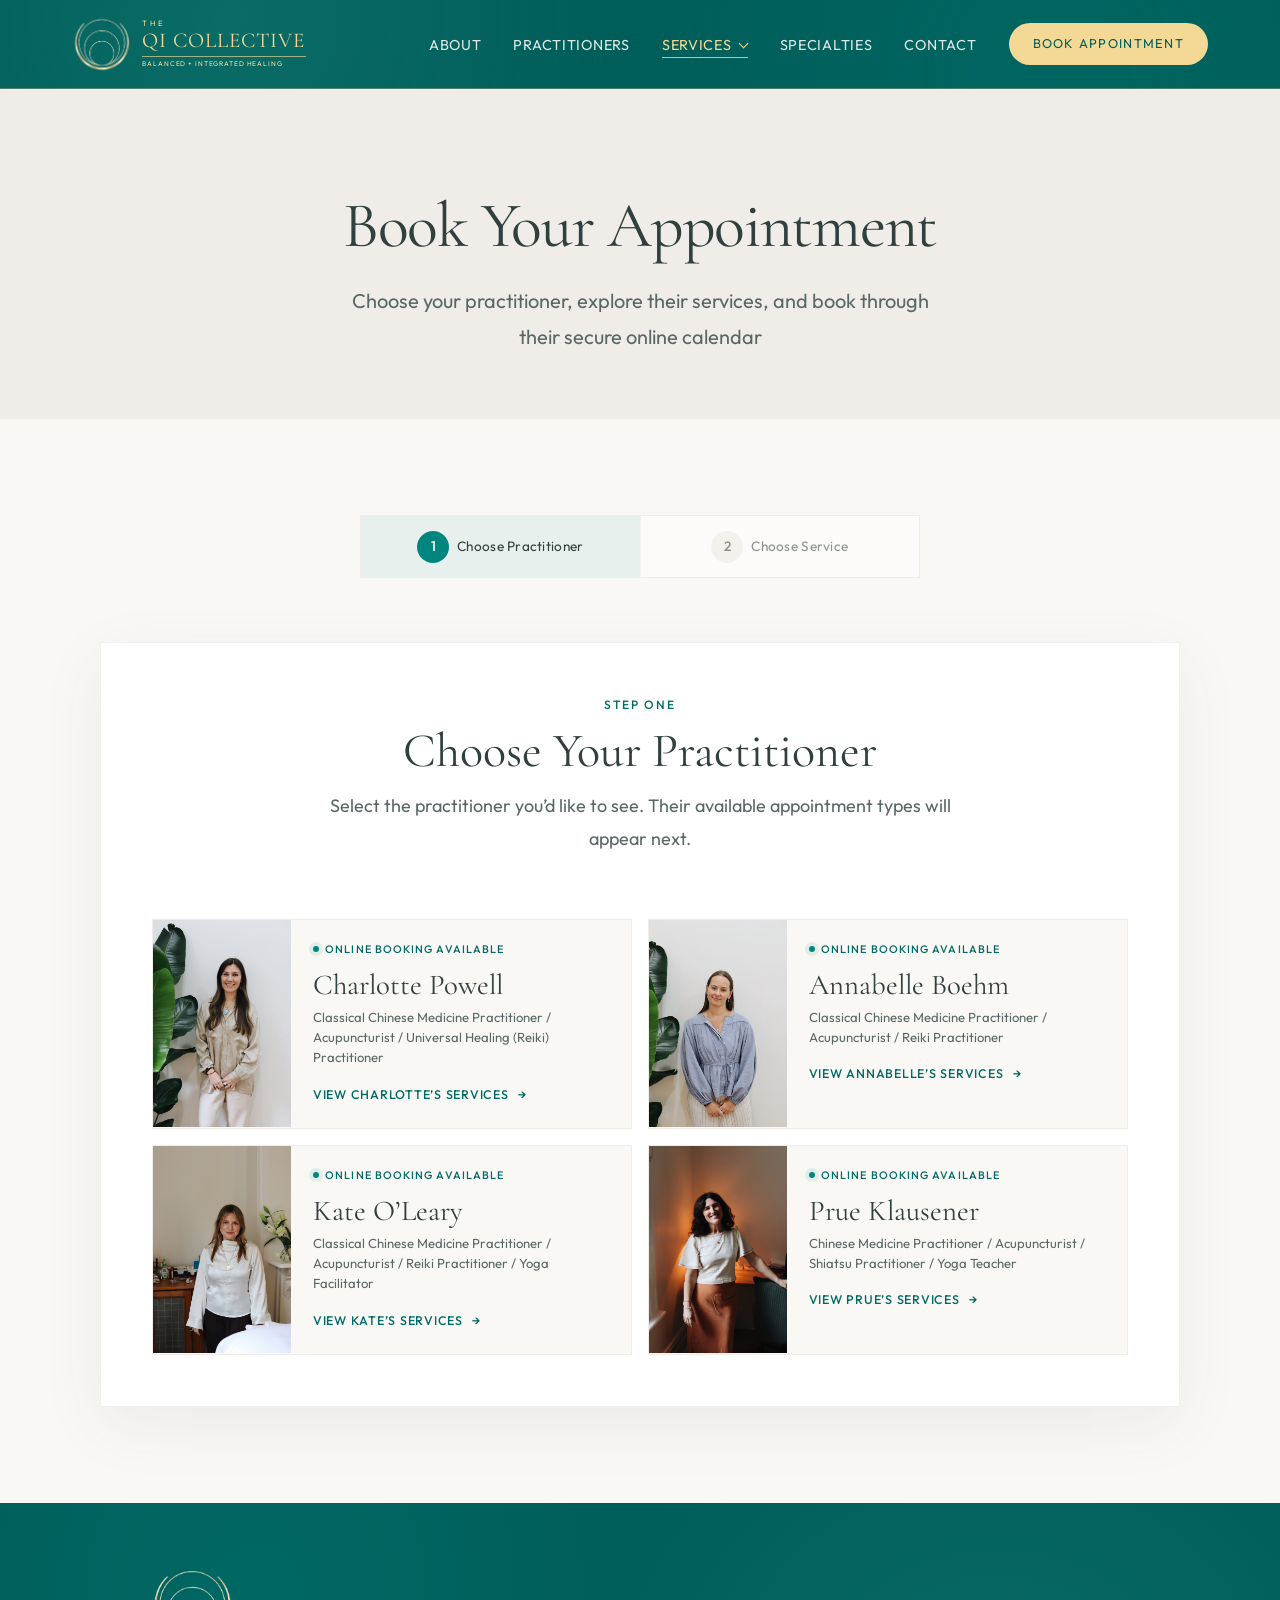
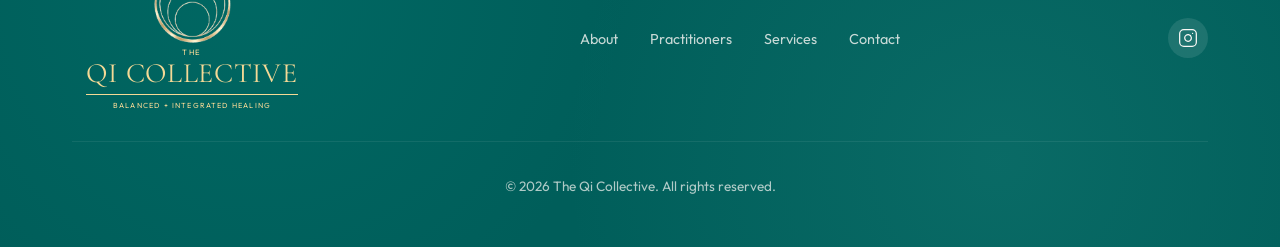
<file: booking.html>
<!DOCTYPE html>
<html lang="en">
<head>
  <!-- Google tag (gtag.js) -->
  <script async src="https://www.googletagmanager.com/gtag/js?id=G-5YPQG9WN7F"></script>
  <script>
    window.dataLayer = window.dataLayer || [];
    function gtag(){dataLayer.push(arguments);}
    gtag('js', new Date());
    gtag('config', 'G-5YPQG9WN7F');
  </script>
  <meta charset="UTF-8">
  <meta name="viewport" content="width=device-width, initial-scale=1.0">
  <meta name="description" content="Book acupuncture, cupping, Reiki or cosmetic acupuncture online with your chosen practitioner at The Qi Collective, Rose Park. See services, prices and times.">
  <title>Book Acupuncture Online in Rose Park | The Qi Collective</title>
  <link rel="canonical" href="https://www.theqicollective.com.au/booking">

  <!-- Social sharing -->
  <meta property="og:type" content="website">
  <meta property="og:site_name" content="The Qi Collective">
  <meta property="og:locale" content="en_AU">
  <meta property="og:title" content="Book Acupuncture Online in Rose Park | The Qi Collective">
  <meta property="og:description" content="Book acupuncture, cupping, Reiki or cosmetic acupuncture online with your chosen practitioner at The Qi Collective, Rose Park. See services, prices and times.">
  <meta property="og:url" content="https://www.theqicollective.com.au/booking">
  <meta property="og:image" content="https://www.theqicollective.com.au/images/og-image.png">
  <meta property="og:image:width" content="1200">
  <meta property="og:image:height" content="630">
  <meta property="og:image:alt" content="The Qi Collective, acupuncture and Chinese medicine in Rose Park, Adelaide">
  <meta name="twitter:card" content="summary_large_image">

  <!-- Structured data -->
  <script type="application/ld+json">
  {
    "@context": "https://schema.org",
    "@graph": [
      {
        "@type": "WebPage",
        "@id": "https://www.theqicollective.com.au/booking#webpage",
        "url": "https://www.theqicollective.com.au/booking",
        "name": "Book Acupuncture Online in Rose Park | The Qi Collective",
        "description": "Book acupuncture, cupping, Reiki or cosmetic acupuncture online with your chosen practitioner at The Qi Collective, Rose Park. See services, prices and times.",
        "isPartOf": {
          "@id": "https://www.theqicollective.com.au/#website"
        },
        "about": {
          "@id": "https://www.theqicollective.com.au/#clinic"
        },
        "inLanguage": "en-AU",
        "breadcrumb": {
          "@id": "https://www.theqicollective.com.au/booking#breadcrumb"
        }
      },
      {
        "@type": "BreadcrumbList",
        "@id": "https://www.theqicollective.com.au/booking#breadcrumb",
        "itemListElement": [
          {
            "@type": "ListItem",
            "position": 1,
            "name": "Home",
            "item": "https://www.theqicollective.com.au/"
          },
          {
            "@type": "ListItem",
            "position": 2,
            "name": "Book an Appointment",
            "item": "https://www.theqicollective.com.au/booking"
          }
        ]
      }
    ]
  }
  </script>
  <link rel="icon" type="image/png" href="images/qi-logo-mark-gold-transparent.png">

  <!-- Fonts -->
  <link rel="preconnect" href="https://fonts.googleapis.com">
  <link rel="preconnect" href="https://fonts.gstatic.com" crossorigin>
  <link href="https://fonts.googleapis.com/css2?family=Cormorant+Garamond:wght@400;500;600&family=Outfit:wght@300;400;500&display=swap" rel="stylesheet">

  <!-- Styles -->
  <link rel="stylesheet" href="css/styles.css">
</head>
<body>
  <!-- Header -->
  <header class="header">
    <div class="header__inner">
      <a href="/" class="logo" aria-label="The Qi Collective home">
        <svg class="logo__mark" viewBox="180 90 965 900" aria-hidden="true" focusable="false">
          <image href="images/qi-logo-mark-gold-transparent.png" width="1325" height="1080"/>
        </svg>
        <span class="logo__lockup" aria-hidden="true">
          <span class="logo__eyebrow">The</span>
          <span class="logo__name">Qi Collective</span>
          <span class="logo__tagline">Balanced + Integrated Healing</span>
        </span>
      </a>

      <nav class="nav" aria-label="Primary navigation">
        <button class="nav-toggle" type="button" aria-label="Toggle navigation" aria-expanded="false" aria-controls="primary-navigation">
          <span></span>
          <span></span>
          <span></span>
        </button>
        <ul class="nav__list" id="primary-navigation">
          <li><a href="/about" class="nav__link">About</a></li>
          <li><a href="/practitioners" class="nav__link">Practitioners</a></li>
          <li class="nav__item--dropdown">
            <button class="nav__link nav__link--active nav__dropdown-toggle" type="button" aria-expanded="false" aria-controls="services-menu">
              Services <span class="nav__dropdown-icon" aria-hidden="true"></span>
            </button>
            <ul class="nav__dropdown" id="services-menu">
              <li><a href="/services" class="nav__dropdown-link">Services</a></li>
              <li><a href="/booking" class="nav__dropdown-link nav__dropdown-link--active">Appointments</a></li>
              <li><a href="/contact?subject=movement" class="nav__dropdown-link">Movement</a></li>
              <li><a href="/contact?subject=workshops" class="nav__dropdown-link">Education/Workshops</a></li>
            </ul>
          </li>
          <li><a href="/specialties" class="nav__link">Specialties</a></li>
          <li><a href="/contact" class="nav__link">Contact</a></li>
          <li class="nav__item--mobile"><a href="/booking" class="btn btn--primary btn--small">Book Appointment</a></li>
        </ul>
        <a href="/booking" class="btn btn--primary btn--small nav__book-btn">Book Appointment</a>
      </nav>
    </div>
  </header>

  <!-- Page Header -->
  <section class="page-header">
    <div class="container">
      <h1>Book Your Appointment</h1>
      <p>Choose your practitioner, explore their services, and book through their secure online calendar</p>
    </div>
  </section>

  <!-- Booking Portal -->
  <section class="booking-portal section-padding">
    <div class="container">
      <!-- Progress Steps -->
      <ol class="booking-steps fade-in" aria-label="Booking progress">
        <li class="booking-step active" data-step="1" aria-current="step">
          <span class="booking-step__number">1</span>
          <span class="booking-step__label">Choose Practitioner</span>
        </li>
        <li class="booking-step" data-step="2">
          <span class="booking-step__number">2</span>
          <span class="booking-step__label">Choose Service</span>
        </li>
      </ol>

      <!-- Step 1: Practitioner Selection -->
      <section class="booking-panel" id="step-1" aria-labelledby="practitioner-selection-title">
        <div class="booking-panel__heading">
          <p class="booking-panel__eyebrow">Step one</p>
          <h2 id="practitioner-selection-title" tabindex="-1">Choose Your Practitioner</h2>
          <p>Select the practitioner you&rsquo;d like to see. Their available appointment types will appear next.</p>
        </div>

        <div class="booking-practitioner-grid">
          <button class="booking-practitioner booking-practitioner--available" type="button" data-practitioner-choice="charlotte" aria-controls="step-2">
            <span class="booking-practitioner__portrait">
              <img src="images/charlotte-powell.jpg" alt="">
            </span>
            <span class="booking-practitioner__content">
              <span class="booking-practitioner__status booking-practitioner__status--available">Online booking available</span>
              <span class="booking-practitioner__name">Charlotte Powell</span>
              <span class="booking-practitioner__role">Classical Chinese Medicine Practitioner / Acupuncturist / Universal Healing (Reiki) Practitioner</span>
              <span class="booking-practitioner__action">View Charlotte&rsquo;s services <span aria-hidden="true">&rarr;</span></span>
            </span>
          </button>

          <button class="booking-practitioner booking-practitioner--available" type="button" data-practitioner-choice="annabelle" aria-controls="step-2">
            <span class="booking-practitioner__portrait">
              <img src="images/annabelle-boehm.jpg" alt="">
            </span>
            <span class="booking-practitioner__content">
              <span class="booking-practitioner__status booking-practitioner__status--available">Online booking available</span>
              <span class="booking-practitioner__name">Annabelle Boehm</span>
              <span class="booking-practitioner__role">Classical Chinese Medicine Practitioner / Acupuncturist / Reiki Practitioner</span>
              <span class="booking-practitioner__action">View Annabelle&rsquo;s services <span aria-hidden="true">&rarr;</span></span>
            </span>
          </button>

          <button class="booking-practitioner booking-practitioner--available" type="button" data-practitioner-choice="kate" aria-controls="step-2">
            <span class="booking-practitioner__portrait">
              <img src="images/kate-oleary.jpg" alt="">
            </span>
            <span class="booking-practitioner__content">
              <span class="booking-practitioner__status booking-practitioner__status--available">Online booking available</span>
              <span class="booking-practitioner__name">Kate O&rsquo;Leary</span>
              <span class="booking-practitioner__role">Classical Chinese Medicine Practitioner / Acupuncturist / Reiki Practitioner / Yoga Facilitator</span>
              <span class="booking-practitioner__action">View Kate&rsquo;s services <span aria-hidden="true">&rarr;</span></span>
            </span>
          </button>

          <button class="booking-practitioner booking-practitioner--available" type="button" data-practitioner-choice="prue" aria-controls="step-2">
            <span class="booking-practitioner__portrait">
              <img src="images/prue-klausener.jpg" alt="">
            </span>
            <span class="booking-practitioner__content">
              <span class="booking-practitioner__status booking-practitioner__status--available">Online booking available</span>
              <span class="booking-practitioner__name">Prue Klausener</span>
              <span class="booking-practitioner__role">Chinese Medicine Practitioner / Acupuncturist / Shiatsu Practitioner / Yoga Teacher</span>
              <span class="booking-practitioner__action">View Prue&rsquo;s services <span aria-hidden="true">&rarr;</span></span>
            </span>
          </button>

        </div>

        <noscript>
          <p class="booking-noscript">JavaScript is required for the practitioner selector. You can <a href="https://charlotte-powell-acupuncture-and-wellness.au4.cliniko.com/bookings#service">book with Charlotte directly through Cliniko</a>.</p>
        </noscript>
      </section>

      <!-- Step 2: Practitioner Services -->
      <section class="booking-panel booking-panel--services" id="step-2" aria-label="Choose a service" hidden>
        <button class="booking-back" type="button" data-booking-back>
          <span aria-hidden="true">&larr;</span> Change practitioner
        </button>

        <div data-practitioner-services="charlotte">
          <div class="booking-practitioner-summary">
            <img src="images/charlotte-powell.jpg" alt="">
            <div>
              <p class="booking-panel__eyebrow">Booking with</p>
              <h2 id="charlotte-services-title" tabindex="-1">Charlotte Powell</h2>
              <p>Classical Chinese Medicine Practitioner / Acupuncturist / Universal Healing (Reiki) Practitioner</p>
            </div>
          </div>

          <div class="booking-service-intro">
            <p>Select a service to continue to Charlotte&rsquo;s secure Cliniko booking page, where you&rsquo;ll choose a live appointment time and enter your details.</p>
            <span class="booking-service-intro__secure">
              <svg viewBox="0 0 24 24" fill="none" stroke="currentColor" stroke-width="1.5" aria-hidden="true">
                <rect x="5" y="10" width="14" height="10" rx="2"/>
                <path d="M8 10V7a4 4 0 0 1 8 0v3"/>
              </svg>
              Secure booking powered by Cliniko
            </span>
          </div>

          <section class="booking-service-group" aria-label="Charlotte Powell acupuncture services">
            <div class="booking-service-group__heading">
              <h3 id="charlotte-acupuncture-title">Acupuncture</h3>
              <span>6 services</span>
            </div>
            <div class="booking-service-grid">
              <a class="booking-service" href="https://charlotte-powell-acupuncture-and-wellness.au4.cliniko.com/bookings?appointment_type_id=1399003585496228891#service" target="_blank" rel="noopener noreferrer">
                <span class="booking-service__details">
                  <span class="booking-service__title">Initial Acupuncture Appointment</span>
                  <span class="booking-service__meta"><span>75 minutes</span><span>$166</span></span>
                </span>
                <span class="booking-service__action">Book <svg viewBox="0 0 16 16" aria-hidden="true" focusable="false"><path d="M3 13 13 3M6 3h7v7"/></svg></span>
              </a>

              <a class="booking-service" href="https://charlotte-powell-acupuncture-and-wellness.au4.cliniko.com/bookings?appointment_type_id=1399004457483641885#service" target="_blank" rel="noopener noreferrer">
                <span class="booking-service__details">
                  <span class="booking-service__title">Acupuncture Follow-up &mdash; 45 min</span>
                  <span class="booking-service__meta"><span>45 minutes</span><span>$100</span></span>
                </span>
                <span class="booking-service__action">Book <svg viewBox="0 0 16 16" aria-hidden="true" focusable="false"><path d="M3 13 13 3M6 3h7v7"/></svg></span>
              </a>

              <a class="booking-service" href="https://charlotte-powell-acupuncture-and-wellness.au4.cliniko.com/bookings?appointment_type_id=1399004123482825756#service" target="_blank" rel="noopener noreferrer">
                <span class="booking-service__details">
                  <span class="booking-service__title">Acupuncture Follow-up &mdash; 60 min</span>
                  <span class="booking-service__meta"><span>60 minutes</span><span>$133</span></span>
                </span>
                <span class="booking-service__action">Book <svg viewBox="0 0 16 16" aria-hidden="true" focusable="false"><path d="M3 13 13 3M6 3h7v7"/></svg></span>
              </a>

              <a class="booking-service" href="https://charlotte-powell-acupuncture-and-wellness.au4.cliniko.com/bookings?appointment_type_id=1399004790804980766#service" target="_blank" rel="noopener noreferrer">
                <span class="booking-service__details">
                  <span class="booking-service__title">Acupuncture + Reiki Follow-up</span>
                  <span class="booking-service__meta"><span>60 minutes</span><span>$144</span></span>
                </span>
                <span class="booking-service__action">Book <svg viewBox="0 0 16 16" aria-hidden="true" focusable="false"><path d="M3 13 13 3M6 3h7v7"/></svg></span>
              </a>

              <a class="booking-service" href="https://charlotte-powell-acupuncture-and-wellness.au4.cliniko.com/bookings?appointment_type_id=1399007399150363684#service" target="_blank" rel="noopener noreferrer">
                <span class="booking-service__details">
                  <span class="booking-service__title">Paediatric Initial</span>
                  <span class="booking-service__meta"><span>45 minutes</span><span>$100</span></span>
                </span>
                <span class="booking-service__action">Book <svg viewBox="0 0 16 16" aria-hidden="true" focusable="false"><path d="M3 13 13 3M6 3h7v7"/></svg></span>
              </a>

              <a class="booking-service" href="https://charlotte-powell-acupuncture-and-wellness.au4.cliniko.com/bookings?appointment_type_id=1399007868929188901#service" target="_blank" rel="noopener noreferrer">
                <span class="booking-service__details">
                  <span class="booking-service__title">Paediatric Follow-up</span>
                  <span class="booking-service__meta"><span>30 minutes</span><span>$70</span></span>
                </span>
                <span class="booking-service__action">Book <svg viewBox="0 0 16 16" aria-hidden="true" focusable="false"><path d="M3 13 13 3M6 3h7v7"/></svg></span>
              </a>
            </div>
          </section>

          <section class="booking-service-group" aria-label="Charlotte Powell cupping services">
            <div class="booking-service-group__heading">
              <h3 id="charlotte-cupping-title">Cupping</h3>
              <span>1 service</span>
            </div>
            <div class="booking-service-grid">
              <a class="booking-service" href="https://charlotte-powell-acupuncture-and-wellness.au4.cliniko.com/bookings?appointment_type_id=1399006841618310179#service" target="_blank" rel="noopener noreferrer">
                <span class="booking-service__details">
                  <span class="booking-service__title">Cupping</span>
                  <span class="booking-service__meta"><span>30 minutes</span><span>$70</span></span>
                </span>
                <span class="booking-service__action">Book <svg viewBox="0 0 16 16" aria-hidden="true" focusable="false"><path d="M3 13 13 3M6 3h7v7"/></svg></span>
              </a>
            </div>
          </section>

          <section class="booking-service-group" aria-label="Charlotte Powell Reiki services">
            <div class="booking-service-group__heading">
              <h3 id="charlotte-reiki-title">Reiki</h3>
              <span>2 services</span>
            </div>
            <div class="booking-service-grid">
              <a class="booking-service" href="https://charlotte-powell-acupuncture-and-wellness.au4.cliniko.com/bookings?appointment_type_id=1399005658690364448#service" target="_blank" rel="noopener noreferrer">
                <span class="booking-service__details">
                  <span class="booking-service__title">Reiki &mdash; 45 min</span>
                  <span class="booking-service__meta"><span>45 minutes</span><span>Price shown at booking</span></span>
                </span>
                <span class="booking-service__action">Book <svg viewBox="0 0 16 16" aria-hidden="true" focusable="false"><path d="M3 13 13 3M6 3h7v7"/></svg></span>
              </a>

              <a class="booking-service" href="https://charlotte-powell-acupuncture-and-wellness.au4.cliniko.com/bookings?appointment_type_id=1399005415848551455#service" target="_blank" rel="noopener noreferrer">
                <span class="booking-service__details">
                  <span class="booking-service__title">Reiki &mdash; 60 min</span>
                  <span class="booking-service__meta"><span>60 minutes</span><span>$144</span></span>
                </span>
                <span class="booking-service__action">Book <svg viewBox="0 0 16 16" aria-hidden="true" focusable="false"><path d="M3 13 13 3M6 3h7v7"/></svg></span>
              </a>
            </div>
          </section>

          <div class="booking-all-services">
            <div>
              <h3>Not sure which service to choose?</h3>
              <p>View Charlotte&rsquo;s complete booking page or get in touch and we&rsquo;ll help point you in the right direction.</p>
            </div>
            <div class="booking-all-services__links">
              <a class="btn btn--secondary" href="/contact">Contact Us</a>
              <a class="btn btn--primary" href="https://charlotte-powell-acupuncture-and-wellness.au4.cliniko.com/bookings#service" target="_blank" rel="noopener noreferrer">View All Services <svg viewBox="0 0 16 16" aria-hidden="true" focusable="false"><path d="M3 13 13 3M6 3h7v7"/></svg></a>
            </div>
          </div>

          <p class="booking-pricing-note">Prices and availability are managed in Cliniko and may change. Private health rebates may be available; please check with your health fund.</p>
        </div>

        <div data-practitioner-services="annabelle" hidden>
          <div class="booking-practitioner-summary">
            <img src="images/annabelle-boehm.jpg" alt="">
            <div>
              <p class="booking-panel__eyebrow">Booking with</p>
              <h2 id="annabelle-services-title" tabindex="-1">Annabelle Boehm</h2>
              <p>Classical Chinese Medicine Practitioner / Acupuncturist / Reiki Practitioner</p>
            </div>
          </div>

          <div class="booking-service-intro">
            <p>Select a service to continue to Annabelle&rsquo;s secure Cliniko booking page, where you&rsquo;ll choose a live appointment time and enter your details.</p>
            <span class="booking-service-intro__secure">
              <svg viewBox="0 0 24 24" fill="none" stroke="currentColor" stroke-width="1.5" aria-hidden="true">
                <rect x="5" y="10" width="14" height="10" rx="2"/>
                <path d="M8 10V7a4 4 0 0 1 8 0v3"/>
              </svg>
              Secure booking powered by Cliniko
            </span>
          </div>

          <section class="booking-service-group" aria-label="Annabelle Boehm acupuncture services">
            <div class="booking-service-group__heading">
              <h3 id="annabelle-acupuncture-title">Acupuncture</h3>
              <span>4 services</span>
            </div>
            <div class="booking-service-grid">
              <a class="booking-service" href="https://annabelle-boehm.au4.cliniko.com/bookings?business_id=1998430348085568745&amp;practitioner_id=1598992481846830972&amp;appointment_type_id=1598992485076444601#service" target="_blank" rel="noopener noreferrer">
                <span class="booking-service__details">
                  <span class="booking-service__title">Initial Appointment</span>
                  <span class="booking-service__meta"><span>75 minutes</span><span>$160</span></span>
                </span>
                <span class="booking-service__action">Book <svg viewBox="0 0 16 16" aria-hidden="true" focusable="false"><path d="M3 13 13 3M6 3h7v7"/></svg></span>
              </a>

              <a class="booking-service" href="https://annabelle-boehm.au4.cliniko.com/bookings?business_id=1998430348085568745&amp;practitioner_id=1598992481846830972&amp;appointment_type_id=1598992484757677496#service" target="_blank" rel="noopener noreferrer">
                <span class="booking-service__details">
                  <span class="booking-service__title">Subsequent Appointment A &mdash; returning patients</span>
                  <span class="booking-service__meta"><span>60 minutes</span><span>$120</span></span>
                </span>
                <span class="booking-service__action">Book <svg viewBox="0 0 16 16" aria-hidden="true" focusable="false"><path d="M3 13 13 3M6 3h7v7"/></svg></span>
              </a>

              <a class="booking-service" href="https://annabelle-boehm.au4.cliniko.com/bookings?business_id=1998430348085568745&amp;practitioner_id=1598992481846830972&amp;appointment_type_id=1648949921333650535#service" target="_blank" rel="noopener noreferrer">
                <span class="booking-service__details">
                  <span class="booking-service__title">Subsequent Appointment B &mdash; practitioner approved only</span>
                  <span class="booking-service__meta"><span>45 minutes</span><span>$100</span></span>
                </span>
                <span class="booking-service__action">Book <svg viewBox="0 0 16 16" aria-hidden="true" focusable="false"><path d="M3 13 13 3M6 3h7v7"/></svg></span>
              </a>

              <a class="booking-service" href="https://annabelle-boehm.au4.cliniko.com/bookings?business_id=1998430348085568745&amp;practitioner_id=1598992481846830972&amp;appointment_type_id=2000707769258223388#service" target="_blank" rel="noopener noreferrer">
                <span class="booking-service__details">
                  <span class="booking-service__title">Subsequent Appointment Extended</span>
                  <span class="booking-service__meta"><span>90 minutes</span><span>$180</span></span>
                </span>
                <span class="booking-service__action">Book <svg viewBox="0 0 16 16" aria-hidden="true" focusable="false"><path d="M3 13 13 3M6 3h7v7"/></svg></span>
              </a>
            </div>
          </section>

          <section class="booking-service-group" aria-label="Annabelle Boehm acupuncture and Reiki services">
            <div class="booking-service-group__heading">
              <h3 id="annabelle-reiki-title">Acupuncture + Reiki</h3>
              <span>2 services</span>
            </div>
            <div class="booking-service-grid">
              <a class="booking-service" href="https://annabelle-boehm.au4.cliniko.com/bookings?business_id=1998430348085568745&amp;practitioner_id=1598992481846830972&amp;appointment_type_id=1629568912607683960#service" target="_blank" rel="noopener noreferrer">
                <span class="booking-service__details">
                  <span class="booking-service__title">Initial Appointment + Reiki</span>
                  <span class="booking-service__meta"><span>75 minutes</span><span>$170</span></span>
                </span>
                <span class="booking-service__action">Book <svg viewBox="0 0 16 16" aria-hidden="true" focusable="false"><path d="M3 13 13 3M6 3h7v7"/></svg></span>
              </a>

              <a class="booking-service" href="https://annabelle-boehm.au4.cliniko.com/bookings?business_id=1998430348085568745&amp;practitioner_id=1598992481846830972&amp;appointment_type_id=1629570834580383097#service" target="_blank" rel="noopener noreferrer">
                <span class="booking-service__details">
                  <span class="booking-service__title">Subsequent Appointment + Reiki &mdash; returning patients</span>
                  <span class="booking-service__meta"><span>60 minutes</span><span>$140</span></span>
                </span>
                <span class="booking-service__action">Book <svg viewBox="0 0 16 16" aria-hidden="true" focusable="false"><path d="M3 13 13 3M6 3h7v7"/></svg></span>
              </a>
            </div>
          </section>

          <section class="booking-service-group" aria-label="Annabelle Boehm cosmetic acupuncture services">
            <div class="booking-service-group__heading">
              <h3 id="annabelle-cosmetic-title">Cosmetic Acupuncture</h3>
              <span>2 services</span>
            </div>
            <div class="booking-service-grid">
              <a class="booking-service" href="https://annabelle-boehm.au4.cliniko.com/bookings?business_id=1998430348085568745&amp;practitioner_id=1598992481846830972&amp;appointment_type_id=1636943700489676149#service" target="_blank" rel="noopener noreferrer">
                <span class="booking-service__details">
                  <span class="booking-service__title">Initial Cosmetic Acupuncture</span>
                  <span class="booking-service__meta"><span>75 minutes</span><span>$180</span></span>
                </span>
                <span class="booking-service__action">Book <svg viewBox="0 0 16 16" aria-hidden="true" focusable="false"><path d="M3 13 13 3M6 3h7v7"/></svg></span>
              </a>

              <a class="booking-service" href="https://annabelle-boehm.au4.cliniko.com/bookings?business_id=1998430348085568745&amp;practitioner_id=1598992481846830972&amp;appointment_type_id=1636947013461353846#service" target="_blank" rel="noopener noreferrer">
                <span class="booking-service__details">
                  <span class="booking-service__title">Subsequent Cosmetic Acupuncture &mdash; returning patients</span>
                  <span class="booking-service__meta"><span>60 minutes</span><span>$150</span></span>
                </span>
                <span class="booking-service__action">Book <svg viewBox="0 0 16 16" aria-hidden="true" focusable="false"><path d="M3 13 13 3M6 3h7v7"/></svg></span>
              </a>
            </div>
          </section>

          <section class="booking-service-group" aria-label="Annabelle Boehm paediatric acupuncture services">
            <div class="booking-service-group__heading">
              <h3 id="annabelle-paediatric-title">Paediatric Acupuncture</h3>
              <span>2 services</span>
            </div>
            <div class="booking-service-grid">
              <a class="booking-service" href="https://annabelle-boehm.au4.cliniko.com/bookings?business_id=1998430348085568745&amp;practitioner_id=1598992481846830972&amp;appointment_type_id=1687456230844408957#service" target="_blank" rel="noopener noreferrer">
                <span class="booking-service__details">
                  <span class="booking-service__title">Paediatric Initial Consultation</span>
                  <span class="booking-service__meta"><span>45 minutes</span><span>$100</span></span>
                </span>
                <span class="booking-service__action">Book <svg viewBox="0 0 16 16" aria-hidden="true" focusable="false"><path d="M3 13 13 3M6 3h7v7"/></svg></span>
              </a>

              <a class="booking-service" href="https://annabelle-boehm.au4.cliniko.com/bookings?business_id=1998430348085568745&amp;practitioner_id=1598992481846830972&amp;appointment_type_id=1687456838850716798#service" target="_blank" rel="noopener noreferrer">
                <span class="booking-service__details">
                  <span class="booking-service__title">Paediatric Subsequent Appointment</span>
                  <span class="booking-service__meta"><span>30 minutes</span><span>$70</span></span>
                </span>
                <span class="booking-service__action">Book <svg viewBox="0 0 16 16" aria-hidden="true" focusable="false"><path d="M3 13 13 3M6 3h7v7"/></svg></span>
              </a>
            </div>
          </section>

          <section class="booking-service-group" aria-label="Annabelle Boehm cupping services">
            <div class="booking-service-group__heading">
              <h3 id="annabelle-cupping-title">Cupping</h3>
              <span>1 service</span>
            </div>
            <div class="booking-service-grid">
              <a class="booking-service" href="https://annabelle-boehm.au4.cliniko.com/bookings?business_id=1998430348085568745&amp;practitioner_id=1598992481846830972&amp;appointment_type_id=1599029453269247445#service" target="_blank" rel="noopener noreferrer">
                <span class="booking-service__details">
                  <span class="booking-service__title">Cupping</span>
                  <span class="booking-service__meta"><span>30 minutes</span><span>$70</span></span>
                </span>
                <span class="booking-service__action">Book <svg viewBox="0 0 16 16" aria-hidden="true" focusable="false"><path d="M3 13 13 3M6 3h7v7"/></svg></span>
              </a>
            </div>
          </section>

          <div class="booking-all-services">
            <div>
              <h3>Not sure which service to choose?</h3>
              <p>View Annabelle&rsquo;s complete booking page or get in touch and we&rsquo;ll help point you in the right direction.</p>
            </div>
            <div class="booking-all-services__links">
              <a class="btn btn--secondary" href="/contact">Contact Us</a>
              <a class="btn btn--primary" href="https://annabelle-boehm.au4.cliniko.com/bookings?business_id=1998430348085568745&amp;practitioner_id=1598992481846830972#service" target="_blank" rel="noopener noreferrer">View All Services <svg viewBox="0 0 16 16" aria-hidden="true" focusable="false"><path d="M3 13 13 3M6 3h7v7"/></svg></a>
            </div>
          </div>

          <p class="booking-pricing-note">Prices and availability are managed in Cliniko and may change. Private health rebates may be available; please check with your health fund.</p>
        </div>

        <div data-practitioner-services="kate" hidden>
          <div class="booking-practitioner-summary">
            <img src="images/kate-oleary.jpg" alt="">
            <div>
              <p class="booking-panel__eyebrow">Booking with</p>
              <h2 id="kate-services-title" tabindex="-1">Kate O&rsquo;Leary</h2>
              <p>Classical Chinese Medicine Practitioner / Acupuncturist / Reiki Practitioner / Yoga Facilitator</p>
            </div>
          </div>

          <div class="booking-service-intro">
            <p>Select a service to continue to Kate&rsquo;s secure Cliniko booking page, where you&rsquo;ll choose a live appointment time and enter your details.</p>
            <span class="booking-service-intro__secure">
              <svg viewBox="0 0 24 24" fill="none" stroke="currentColor" stroke-width="1.5" aria-hidden="true">
                <rect x="5" y="10" width="14" height="10" rx="2"/>
                <path d="M8 10V7a4 4 0 0 1 8 0v3"/>
              </svg>
              Secure booking powered by Cliniko
            </span>
          </div>

          <section class="booking-service-group" aria-label="Kate O'Leary acupuncture services">
            <div class="booking-service-group__heading">
              <h3 id="kate-acupuncture-title">Acupuncture</h3>
              <span>2 services</span>
            </div>
            <div class="booking-service-grid">
              <a class="booking-service" href="https://kate-oleary-acupuncture.au4.cliniko.com/bookings?business_id=1603346505983337607&amp;practitioner_id=1603346503257039973&amp;appointment_type_id=1603346505706513729#service" target="_blank" rel="noopener noreferrer">
                <span class="booking-service__details">
                  <span class="booking-service__title">Initial Acupuncture Appointment</span>
                  <span class="booking-service__meta"><span>75 minutes</span><span>$150</span></span>
                </span>
                <span class="booking-service__action">Book <svg viewBox="0 0 16 16" aria-hidden="true" focusable="false"><path d="M3 13 13 3M6 3h7v7"/></svg></span>
              </a>

              <a class="booking-service" href="https://kate-oleary-acupuncture.au4.cliniko.com/bookings?business_id=1603346505983337607&amp;practitioner_id=1603346503257039973&amp;appointment_type_id=1603346505488409920#service" target="_blank" rel="noopener noreferrer">
                <span class="booking-service__details">
                  <span class="booking-service__title">Standard Acupuncture Appointment</span>
                  <span class="booking-service__meta"><span>60 minutes</span><span>$120</span></span>
                </span>
                <span class="booking-service__action">Book <svg viewBox="0 0 16 16" aria-hidden="true" focusable="false"><path d="M3 13 13 3M6 3h7v7"/></svg></span>
              </a>
            </div>
          </section>

          <section class="booking-service-group" aria-label="Kate O'Leary acupuncture and Reiki services">
            <div class="booking-service-group__heading">
              <h3 id="kate-reiki-title">Acupuncture + Reiki</h3>
              <span>1 service</span>
            </div>
            <div class="booking-service-grid">
              <a class="booking-service" href="https://kate-oleary-acupuncture.au4.cliniko.com/bookings?business_id=1603346505983337607&amp;practitioner_id=1603346503257039973&amp;appointment_type_id=1831005008515049296#service" target="_blank" rel="noopener noreferrer">
                <span class="booking-service__details">
                  <span class="booking-service__title">Acupuncture &times; Reiki</span>
                  <span class="booking-service__meta"><span>60 minutes</span><span>Price shown at booking</span></span>
                </span>
                <span class="booking-service__action">Book <svg viewBox="0 0 16 16" aria-hidden="true" focusable="false"><path d="M3 13 13 3M6 3h7v7"/></svg></span>
              </a>
            </div>
          </section>

          <section class="booking-service-group" aria-label="Kate O'Leary cupping services">
            <div class="booking-service-group__heading">
              <h3 id="kate-cupping-title">Cupping</h3>
              <span>1 service</span>
            </div>
            <div class="booking-service-grid">
              <a class="booking-service" href="https://kate-oleary-acupuncture.au4.cliniko.com/bookings?business_id=1603346505983337607&amp;practitioner_id=1603346503257039973&amp;appointment_type_id=1755661204941973256#service" target="_blank" rel="noopener noreferrer">
                <span class="booking-service__details">
                  <span class="booking-service__title">Cupping</span>
                  <span class="booking-service__meta"><span>30 minutes</span><span>$70</span></span>
                </span>
                <span class="booking-service__action">Book <svg viewBox="0 0 16 16" aria-hidden="true" focusable="false"><path d="M3 13 13 3M6 3h7v7"/></svg></span>
              </a>
            </div>
          </section>

          <p class="booking-pricing-note">Prices and availability are managed in Cliniko and may change. Private health rebates may be available; please check with your health fund.</p>
        </div>

        <div data-practitioner-services="prue" hidden>
          <div class="booking-practitioner-summary">
            <img src="images/prue-klausener.jpg" alt="">
            <div>
              <p class="booking-panel__eyebrow">Booking with</p>
              <h2 id="prue-services-title" tabindex="-1">Prue Klausener</h2>
              <p>Chinese Medicine Practitioner / Acupuncturist / Shiatsu Practitioner / Yoga Teacher</p>
            </div>
          </div>

          <div class="booking-service-intro">
            <p>Select a service to continue to Prue&rsquo;s secure Cliniko booking page, where you&rsquo;ll choose a live appointment time and enter your details.</p>
            <span class="booking-service-intro__secure">
              <svg viewBox="0 0 24 24" fill="none" stroke="currentColor" stroke-width="1.5" aria-hidden="true">
                <rect x="5" y="10" width="14" height="10" rx="2"/>
                <path d="M8 10V7a4 4 0 0 1 8 0v3"/>
              </svg>
              Secure booking powered by Cliniko
            </span>
          </div>

          <section class="booking-service-group" aria-label="Prue Klausener acupuncture services">
            <div class="booking-service-group__heading">
              <h3 id="prue-acupuncture-title">Acupuncture</h3>
              <span>3 services</span>
            </div>
            <div class="booking-service-grid">
              <a class="booking-service" href="https://prue-klausener-acupuncture.au4.cliniko.com/bookings?business_id=2036206343697737049&amp;practitioner_id=1604854719921005764&amp;appointment_type_id=1604854723075122847#service" target="_blank" rel="noopener noreferrer">
                <span class="booking-service__details">
                  <span class="booking-service__title">Initial Consultation &amp; Treatment</span>
                  <span class="booking-service__meta"><span>90 minutes</span><span>$160</span></span>
                </span>
                <span class="booking-service__action">Book <svg viewBox="0 0 16 16" aria-hidden="true" focusable="false"><path d="M3 13 13 3M6 3h7v7"/></svg></span>
              </a>

              <a class="booking-service" href="https://prue-klausener-acupuncture.au4.cliniko.com/bookings?business_id=2036206343697737049&amp;practitioner_id=1604854719921005764&amp;appointment_type_id=1604854722756355742#service" target="_blank" rel="noopener noreferrer">
                <span class="booking-service__details">
                  <span class="booking-service__title">Regular Acupuncture Appointment</span>
                  <span class="booking-service__meta"><span>60 minutes</span><span>$120</span></span>
                </span>
                <span class="booking-service__action">Book <svg viewBox="0 0 16 16" aria-hidden="true" focusable="false"><path d="M3 13 13 3M6 3h7v7"/></svg></span>
              </a>

              <a class="booking-service" href="https://prue-klausener-acupuncture.au4.cliniko.com/bookings?business_id=2036206343697737049&amp;practitioner_id=1604854719921005764&amp;appointment_type_id=1614138702982816776#service" target="_blank" rel="noopener noreferrer">
                <span class="booking-service__details">
                  <span class="booking-service__title">Cosmetic Acupuncture</span>
                  <span class="booking-service__meta"><span>60 minutes</span><span>$170</span></span>
                </span>
                <span class="booking-service__action">Book <svg viewBox="0 0 16 16" aria-hidden="true" focusable="false"><path d="M3 13 13 3M6 3h7v7"/></svg></span>
              </a>
            </div>
          </section>

          <section class="booking-service-group" aria-label="Prue Klausener Shiatsu and acupuncture services">
            <div class="booking-service-group__heading">
              <h3 id="prue-acushiatsu-title">Shiatsu Massage &amp; Acupuncture</h3>
              <span>1 service</span>
            </div>
            <div class="booking-service-grid">
              <a class="booking-service" href="https://prue-klausener-acupuncture.au4.cliniko.com/bookings?business_id=2036206343697737049&amp;practitioner_id=1604854719921005764&amp;appointment_type_id=1985152622323050272#service" target="_blank" rel="noopener noreferrer">
                <span class="booking-service__details">
                  <span class="booking-service__title">AcuShiatsu &mdash; Combined Shiatsu Massage with Acupuncture</span>
                  <span class="booking-service__meta"><span>75 minutes</span><span>$200</span></span>
                </span>
                <span class="booking-service__action">Book <svg viewBox="0 0 16 16" aria-hidden="true" focusable="false"><path d="M3 13 13 3M6 3h7v7"/></svg></span>
              </a>
            </div>
          </section>

          <section class="booking-service-group" aria-label="Prue Klausener cupping and Shiatsu massage services">
            <div class="booking-service-group__heading">
              <h3 id="prue-cupping-title">Cupping &amp; Shiatsu Massage</h3>
              <span>1 service</span>
            </div>
            <div class="booking-service-grid">
              <a class="booking-service" href="https://prue-klausener-acupuncture.au4.cliniko.com/bookings?business_id=2036206343697737049&amp;practitioner_id=1604854719921005764&amp;appointment_type_id=1985149870616356638#service" target="_blank" rel="noopener noreferrer">
                <span class="booking-service__details">
                  <span class="booking-service__title">Express Neck &amp; Shoulder Treatment</span>
                  <span class="booking-service__meta"><span>45 minutes</span><span>$100</span></span>
                </span>
                <span class="booking-service__action">Book <svg viewBox="0 0 16 16" aria-hidden="true" focusable="false"><path d="M3 13 13 3M6 3h7v7"/></svg></span>
              </a>
            </div>
          </section>

          <div class="booking-all-services">
            <div>
              <h3>Not sure which service to choose?</h3>
              <p>View Prue&rsquo;s complete booking page or get in touch and we&rsquo;ll help point you in the right direction.</p>
            </div>
            <div class="booking-all-services__links">
              <a class="btn btn--secondary" href="/contact">Contact Us</a>
              <a class="btn btn--primary" href="https://prue-klausener-acupuncture.au4.cliniko.com/bookings?business_id=2036206343697737049&amp;practitioner_id=1604854719921005764#service" target="_blank" rel="noopener noreferrer">View All Services <svg viewBox="0 0 16 16" aria-hidden="true" focusable="false"><path d="M3 13 13 3M6 3h7v7"/></svg></a>
            </div>
          </div>

          <p class="booking-pricing-note">Prices and availability may change. Private health rebates may be available; please check with your health fund.</p>
        </div>
      </section>
    </div>
  </section>

  <!-- Footer -->
  <footer class="footer">
    <div class="container">
      <div class="footer__inner">
        <a href="/" class="footer__logo" aria-label="The Qi Collective home">
          <svg class="footer__logo-mark" viewBox="180 90 965 900" aria-hidden="true" focusable="false">
            <image href="images/qi-logo-mark-gold-transparent.png" width="1325" height="1080"/>
          </svg>
          <span class="footer__logo-lockup" aria-hidden="true">
            <span class="footer__logo-eyebrow">The</span>
            <span class="footer__logo-name">Qi Collective</span>
            <span class="footer__logo-tagline">Balanced + Integrated Healing</span>
          </span>
        </a>
        <ul class="footer__links">
          <li><a href="/about">About</a></li>
          <li><a href="/practitioners">Practitioners</a></li>
          <li><a href="/services">Services</a></li>
          <li><a href="/contact">Contact</a></li>
        </ul>
        <div class="footer__social">
          <a href="https://www.instagram.com/theqicollective_/" target="_blank" rel="noopener noreferrer" class="social-link" aria-label="Follow us on Instagram">
            <svg viewBox="0 0 24 24" fill="none" stroke="currentColor" stroke-width="1.5" stroke-linecap="round" stroke-linejoin="round">
              <rect x="2" y="2" width="20" height="20" rx="5" ry="5"/>
              <path d="M16 11.37A4 4 0 1 1 12.63 8 4 4 0 0 1 16 11.37z"/>
              <line x1="17.5" y1="6.5" x2="17.51" y2="6.5"/>
            </svg>
          </a>
        </div>
      </div>
      <div class="footer__bottom">
        <p>&copy; 2026 The Qi Collective. All rights reserved.</p>
      </div>
    </div>
  </footer>

  <!-- Scripts -->
  <script src="js/main.js"></script>
  <script src="js/booking.js"></script>
</body>
</html>
</file>
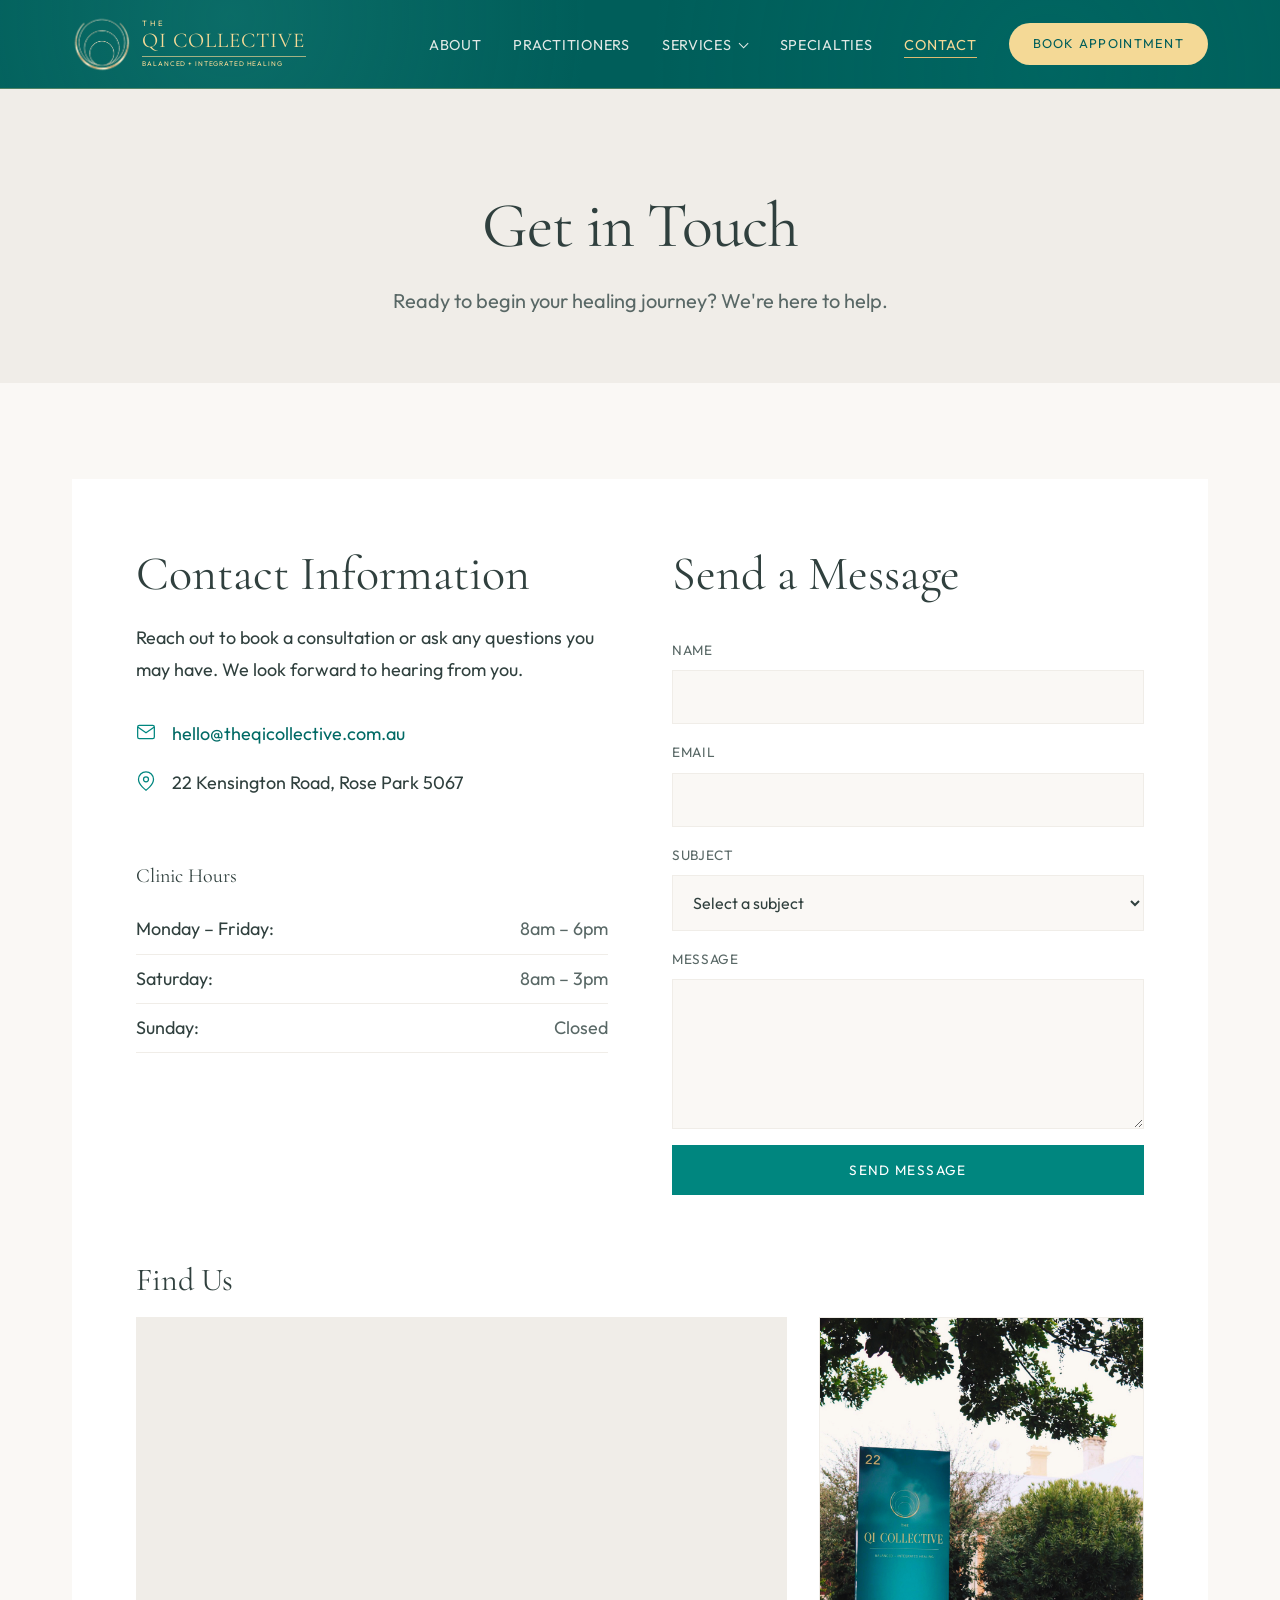
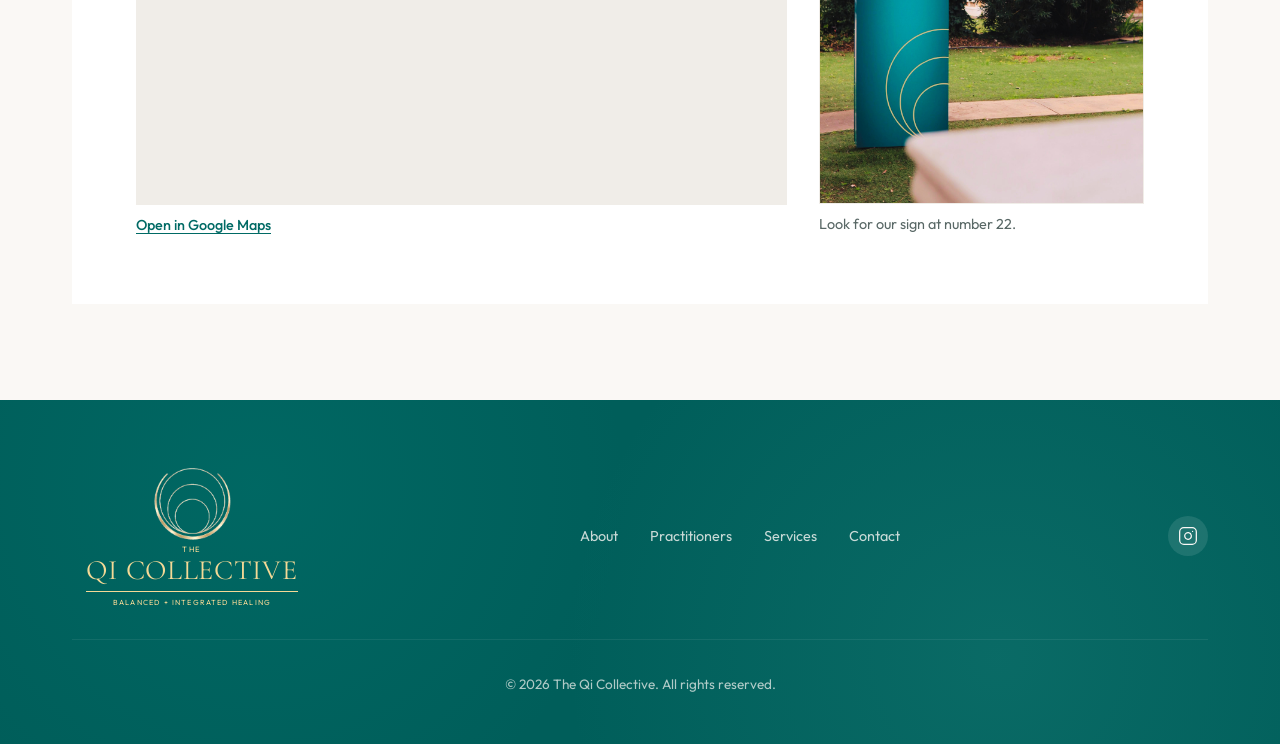
<file: contact.html>
<!DOCTYPE html>
<html lang="en">
<head>
  <!-- Google tag (gtag.js) -->
  <script async src="https://www.googletagmanager.com/gtag/js?id=G-5YPQG9WN7F"></script>
  <script>
    window.dataLayer = window.dataLayer || [];
    function gtag(){dataLayer.push(arguments);}
    gtag('js', new Date());
    gtag('config', 'G-5YPQG9WN7F');
  </script>
  <meta charset="UTF-8">
  <meta name="viewport" content="width=device-width, initial-scale=1.0">
  <meta name="description" content="Contact The Qi Collective at 22 Kensington Road, Rose Park, Adelaide. Open Monday to Saturday. Email us or send a message about acupuncture or Chinese medicine.">
  <title>Contact &amp; Find Us in Rose Park | The Qi Collective</title>
  <link rel="canonical" href="https://www.theqicollective.com.au/contact">

  <!-- Social sharing -->
  <meta property="og:type" content="website">
  <meta property="og:site_name" content="The Qi Collective">
  <meta property="og:locale" content="en_AU">
  <meta property="og:title" content="Contact &amp; Find Us in Rose Park | The Qi Collective">
  <meta property="og:description" content="Contact The Qi Collective at 22 Kensington Road, Rose Park, Adelaide. Open Monday to Saturday. Email us or send a message about acupuncture or Chinese medicine.">
  <meta property="og:url" content="https://www.theqicollective.com.au/contact">
  <meta property="og:image" content="https://www.theqicollective.com.au/images/og-image.png">
  <meta property="og:image:width" content="1200">
  <meta property="og:image:height" content="630">
  <meta property="og:image:alt" content="The Qi Collective, acupuncture and Chinese medicine in Rose Park, Adelaide">
  <meta name="twitter:card" content="summary_large_image">

  <!-- Structured data -->
  <script type="application/ld+json">
  {
    "@context": "https://schema.org",
    "@graph": [
      {
        "@type": "MedicalClinic",
        "@id": "https://www.theqicollective.com.au/#clinic",
        "name": "The Qi Collective",
        "alternateName": "Charlotte Clinic",
        "description": "Acupuncture and Chinese medicine clinic in Rose Park, Adelaide, with a multidisciplinary team of registered practitioners.",
        "url": "https://www.theqicollective.com.au/",
        "email": "hello@theqicollective.com.au",
        "image": "https://www.theqicollective.com.au/images/og-image.png",
        "logo": "https://www.theqicollective.com.au/images/qi-logo-mark-gold.png",
        "address": {
          "@type": "PostalAddress",
          "streetAddress": "22 Kensington Road",
          "addressLocality": "Rose Park",
          "addressRegion": "SA",
          "postalCode": "5067",
          "addressCountry": "AU"
        },
        "hasMap": "https://www.google.com/maps/search/?api=1&query=22+Kensington+Road,+Rose+Park+SA+5067",
        "openingHoursSpecification": [
          {
            "@type": "OpeningHoursSpecification",
            "dayOfWeek": [
              "Monday",
              "Tuesday",
              "Wednesday",
              "Thursday",
              "Friday"
            ],
            "opens": "08:00",
            "closes": "18:00"
          },
          {
            "@type": "OpeningHoursSpecification",
            "dayOfWeek": "Saturday",
            "opens": "08:00",
            "closes": "15:00"
          }
        ],
        "founder": {
          "@id": "https://www.theqicollective.com.au/practitioners#practitioner-charlotte"
        },
        "sameAs": [
          "https://www.instagram.com/theqicollective_/"
        ]
      },
      {
        "@type": "ContactPage",
        "@id": "https://www.theqicollective.com.au/contact#webpage",
        "url": "https://www.theqicollective.com.au/contact",
        "name": "Contact & Find Us in Rose Park | The Qi Collective",
        "description": "Contact The Qi Collective at 22 Kensington Road, Rose Park, Adelaide. Open Monday to Saturday. Email us or send a message about acupuncture or Chinese medicine.",
        "isPartOf": {
          "@id": "https://www.theqicollective.com.au/#website"
        },
        "about": {
          "@id": "https://www.theqicollective.com.au/#clinic"
        },
        "inLanguage": "en-AU",
        "breadcrumb": {
          "@id": "https://www.theqicollective.com.au/contact#breadcrumb"
        }
      },
      {
        "@type": "BreadcrumbList",
        "@id": "https://www.theqicollective.com.au/contact#breadcrumb",
        "itemListElement": [
          {
            "@type": "ListItem",
            "position": 1,
            "name": "Home",
            "item": "https://www.theqicollective.com.au/"
          },
          {
            "@type": "ListItem",
            "position": 2,
            "name": "Contact",
            "item": "https://www.theqicollective.com.au/contact"
          }
        ]
      }
    ]
  }
  </script>
  <link rel="icon" type="image/png" href="images/qi-logo-mark-gold-transparent.png">

  <!-- Fonts -->
  <link rel="preconnect" href="https://fonts.googleapis.com">
  <link rel="preconnect" href="https://fonts.gstatic.com" crossorigin>
  <link href="https://fonts.googleapis.com/css2?family=Cormorant+Garamond:wght@400;500;600&family=Outfit:wght@300;400;500&display=swap" rel="stylesheet">

  <!-- Styles -->
  <link rel="stylesheet" href="css/styles.css">
</head>
<body>
  <!-- Header -->
  <header class="header">
    <div class="header__inner">
      <a href="/" class="logo" aria-label="The Qi Collective home">
        <svg class="logo__mark" viewBox="180 90 965 900" aria-hidden="true" focusable="false">
          <image href="images/qi-logo-mark-gold-transparent.png" width="1325" height="1080"/>
        </svg>
        <span class="logo__lockup" aria-hidden="true">
          <span class="logo__eyebrow">The</span>
          <span class="logo__name">Qi Collective</span>
          <span class="logo__tagline">Balanced + Integrated Healing</span>
        </span>
      </a>

      <nav class="nav" aria-label="Primary navigation">
        <button class="nav-toggle" type="button" aria-label="Toggle navigation" aria-expanded="false" aria-controls="primary-navigation">
          <span></span>
          <span></span>
          <span></span>
        </button>
        <ul class="nav__list" id="primary-navigation">
          <li><a href="/about" class="nav__link">About</a></li>
          <li><a href="/practitioners" class="nav__link">Practitioners</a></li>
          <li class="nav__item--dropdown">
            <button class="nav__link nav__dropdown-toggle" type="button" aria-expanded="false" aria-controls="services-menu">
              Services <span class="nav__dropdown-icon" aria-hidden="true"></span>
            </button>
            <ul class="nav__dropdown" id="services-menu">
              <li><a href="/services" class="nav__dropdown-link">Services</a></li>
              <li><a href="/booking" class="nav__dropdown-link">Appointments</a></li>
              <li><a href="/contact?subject=movement" class="nav__dropdown-link">Movement</a></li>
              <li><a href="/contact?subject=workshops" class="nav__dropdown-link">Education/Workshops</a></li>
            </ul>
          </li>
          <li><a href="/specialties" class="nav__link">Specialties</a></li>
          <li><a href="/contact" class="nav__link nav__link--active">Contact</a></li>
          <li class="nav__item--mobile"><a href="/booking" class="btn btn--primary btn--small">Book Appointment</a></li>
        </ul>
        <a href="/booking" class="btn btn--primary btn--small nav__book-btn">Book Appointment</a>
      </nav>
    </div>
  </header>

  <!-- Page Header -->
  <section class="page-header">
    <div class="container">
      <h1>Get in Touch</h1>
      <p>Ready to begin your healing journey? We're here to help.</p>
    </div>
  </section>

  <!-- Contact Content -->
  <section class="contact-page section-padding">
    <div class="container">
      <div class="contact__grid">
        <div class="contact__info fade-in-left">
          <h2>Contact Information</h2>
          <p>
            Reach out to book a consultation or ask any questions you may have.
            We look forward to hearing from you.
          </p>
          <div class="contact__details">
            <div class="contact__item">
              <svg class="contact__item-icon" viewBox="0 0 24 24" fill="none" stroke="currentColor" stroke-width="1.5">
                <path d="M4 4h16c1.1 0 2 .9 2 2v12c0 1.1-.9 2-2 2H4c-1.1 0-2-.9-2-2V6c0-1.1.9-2 2-2z"/>
                <path d="M22 6l-10 7L2 6"/>
              </svg>
              <a href="mailto:hello@theqicollective.com.au">hello@theqicollective.com.au</a>
            </div>
            <div class="contact__item">
              <svg class="contact__item-icon" viewBox="0 0 24 24" fill="none" stroke="currentColor" stroke-width="1.5">
                <path d="M21 10c0 7-9 13-9 13s-9-6-9-13a9 9 0 0118 0z"/>
                <circle cx="12" cy="10" r="3"/>
              </svg>
              <span>22 Kensington Road, Rose Park 5067</span>
            </div>
          </div>

          <div class="contact__hours">
            <h3>Clinic Hours</h3>
            <ul>
              <li><span>Monday – Friday:</span> 8am – 6pm</li>
              <li><span>Saturday:</span> 8am – 3pm</li>
              <li><span>Sunday:</span> Closed</li>
            </ul>
          </div>
        </div>

        <div class="contact__form-wrapper fade-in-right">
          <h2>Send a Message</h2>
          <form class="contact-form">
            <div class="form-group">
              <label for="name">Name</label>
              <input type="text" id="name" name="name" required>
            </div>
            <div class="form-group">
              <label for="email">Email</label>
              <input type="email" id="email" name="email" required>
            </div>
            <div class="form-group">
              <label for="subject">Subject</label>
              <select id="subject" name="subject">
                <option value="">Select a subject</option>
                <option value="booking">Book an Appointment</option>
                <option value="enquiry">General Enquiry</option>
                <option value="services">Services Question</option>
                <option value="movement">Movement</option>
                <option value="workshops">Education/Workshops</option>
                <option value="other">Other</option>
              </select>
            </div>
            <div class="form-group">
              <label for="message">Message</label>
              <textarea id="message" name="message" required></textarea>
            </div>
            <button type="submit" class="btn btn--primary">Send Message</button>
          </form>
        </div>

        <div class="contact__location fade-in">
          <h3>Find Us</h3>
          <div class="contact__location-grid">
            <div class="contact__map">
              <div class="contact__map-frame">
                <iframe
                  src="https://maps.google.com/maps?q=22+Kensington+Road,+Rose+Park+SA+5067&amp;z=16&amp;output=embed"
                  title="Google Map showing 22 Kensington Road, Rose Park"
                  loading="lazy"
                  referrerpolicy="no-referrer-when-downgrade"
                  allowfullscreen></iframe>
              </div>
              <a class="contact__map-link" href="https://www.google.com/maps/search/?api=1&amp;query=22+Kensington+Road,+Rose+Park+SA+5067" target="_blank" rel="noopener noreferrer">
                Open in Google Maps
              </a>
            </div>
            <figure class="contact__signage">
              <img src="images/qi-collective-signage.jpg" alt="The Qi Collective sign at the front of 22 Kensington Road, Rose Park" loading="lazy">
              <figcaption>Look for our sign at number 22.</figcaption>
            </figure>
          </div>
        </div>
      </div>
    </div>
  </section>

  <!-- Footer -->
  <footer class="footer">
    <div class="container">
      <div class="footer__inner">
        <a href="/" class="footer__logo" aria-label="The Qi Collective home">
          <svg class="footer__logo-mark" viewBox="180 90 965 900" aria-hidden="true" focusable="false">
            <image href="images/qi-logo-mark-gold-transparent.png" width="1325" height="1080"/>
          </svg>
          <span class="footer__logo-lockup" aria-hidden="true">
            <span class="footer__logo-eyebrow">The</span>
            <span class="footer__logo-name">Qi Collective</span>
            <span class="footer__logo-tagline">Balanced + Integrated Healing</span>
          </span>
        </a>
        <ul class="footer__links">
          <li><a href="/about">About</a></li>
          <li><a href="/practitioners">Practitioners</a></li>
          <li><a href="/services">Services</a></li>
          <li><a href="/contact">Contact</a></li>
        </ul>
        <div class="footer__social">
          <a href="https://www.instagram.com/theqicollective_/" target="_blank" rel="noopener noreferrer" class="social-link" aria-label="Follow us on Instagram">
            <svg viewBox="0 0 24 24" fill="none" stroke="currentColor" stroke-width="1.5" stroke-linecap="round" stroke-linejoin="round">
              <rect x="2" y="2" width="20" height="20" rx="5" ry="5"/>
              <path d="M16 11.37A4 4 0 1 1 12.63 8 4 4 0 0 1 16 11.37z"/>
              <line x1="17.5" y1="6.5" x2="17.51" y2="6.5"/>
            </svg>
          </a>
        </div>
      </div>
      <div class="footer__bottom">
        <p>&copy; 2026 The Qi Collective. All rights reserved.</p>
      </div>
    </div>
  </footer>

  <!-- Scripts -->
  <script src="js/main.js"></script>
</body>
</html>
</file>
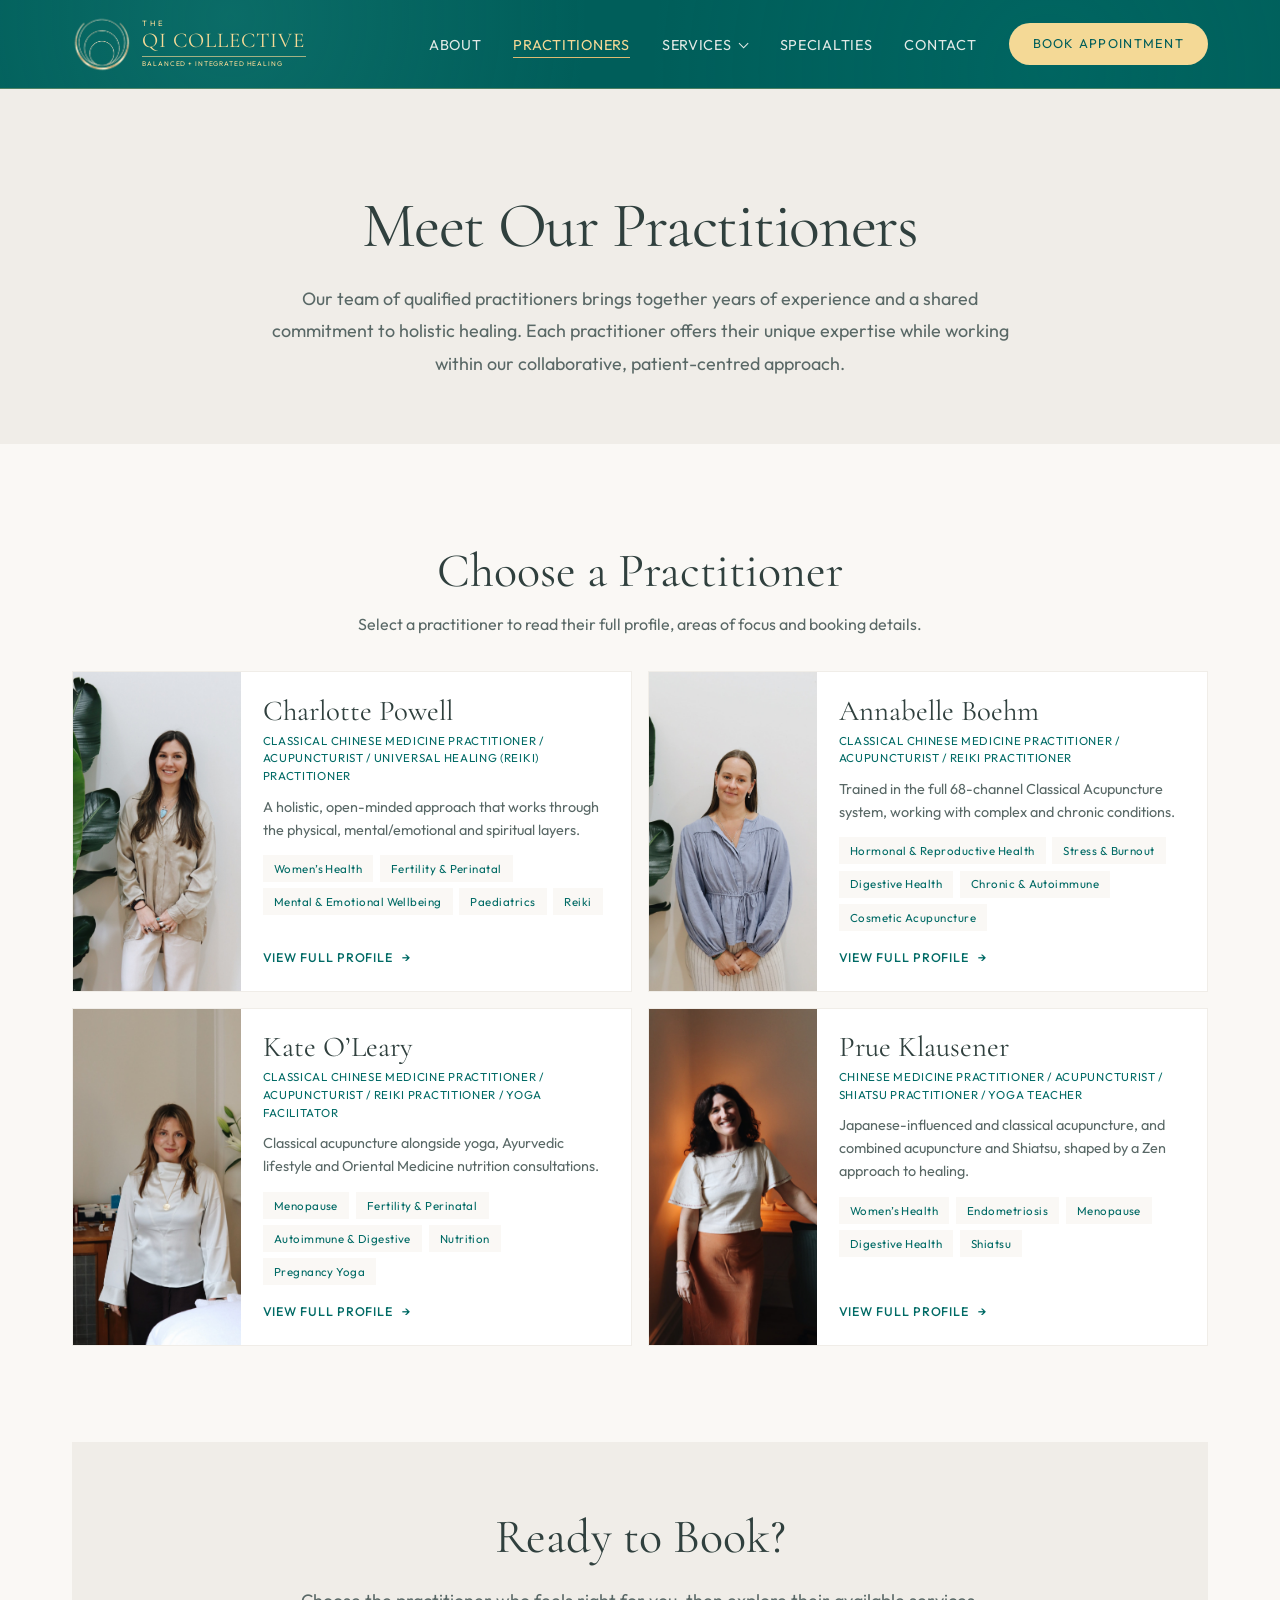
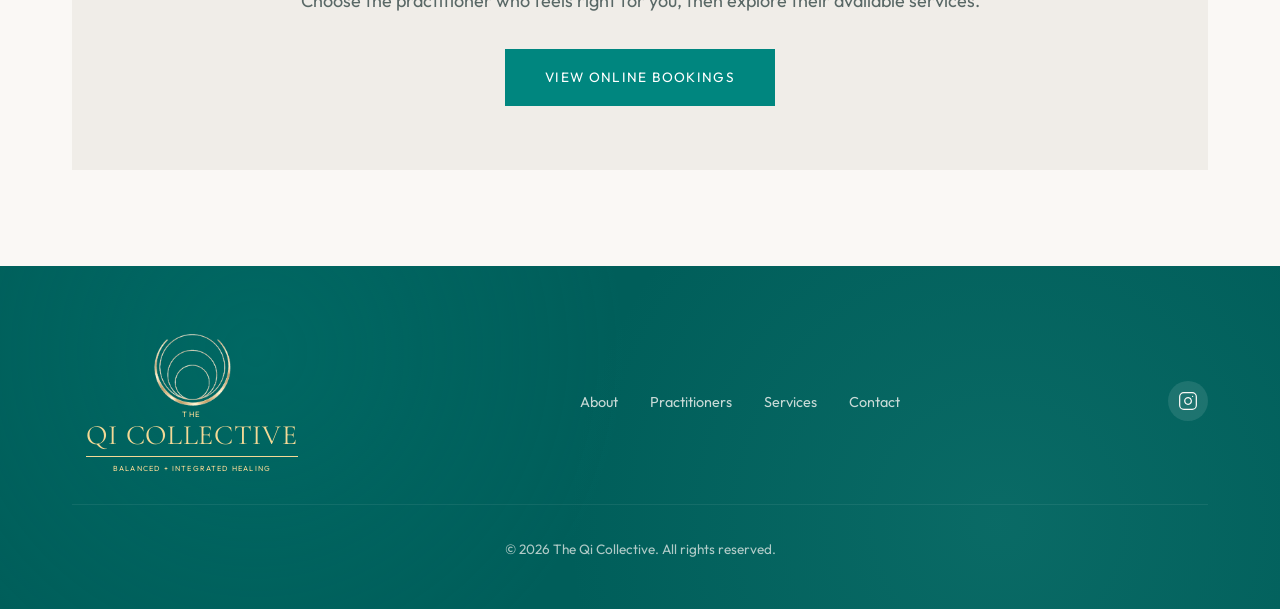
<file: practitioners.html>
<!DOCTYPE html>
<html lang="en">
<head>
  <!-- Google tag (gtag.js) -->
  <script async src="https://www.googletagmanager.com/gtag/js?id=G-5YPQG9WN7F"></script>
  <script>
    window.dataLayer = window.dataLayer || [];
    function gtag(){dataLayer.push(arguments);}
    gtag('js', new Date());
    gtag('config', 'G-5YPQG9WN7F');
  </script>
  <meta charset="UTF-8">
  <meta name="viewport" content="width=device-width, initial-scale=1.0">
  <meta name="description" content="Meet the AHPRA-registered Chinese medicine practitioners and acupuncturists at The Qi Collective in Rose Park, Adelaide, and find the right fit for you.">
  <title>Meet Our Acupuncturists in Rose Park | The Qi Collective</title>
  <link rel="canonical" href="https://www.theqicollective.com.au/practitioners">

  <!-- Social sharing -->
  <meta property="og:type" content="website">
  <meta property="og:site_name" content="The Qi Collective">
  <meta property="og:locale" content="en_AU">
  <meta property="og:title" content="Meet Our Acupuncturists in Rose Park | The Qi Collective">
  <meta property="og:description" content="Meet the AHPRA-registered Chinese medicine practitioners and acupuncturists at The Qi Collective in Rose Park, Adelaide, and find the right fit for you.">
  <meta property="og:url" content="https://www.theqicollective.com.au/practitioners">
  <meta property="og:image" content="https://www.theqicollective.com.au/images/og-image.png">
  <meta property="og:image:width" content="1200">
  <meta property="og:image:height" content="630">
  <meta property="og:image:alt" content="The Qi Collective, acupuncture and Chinese medicine in Rose Park, Adelaide">
  <meta name="twitter:card" content="summary_large_image">

  <!-- Structured data -->
  <script type="application/ld+json">
  {
    "@context": "https://schema.org",
    "@graph": [
      {
        "@type": "MedicalClinic",
        "@id": "https://www.theqicollective.com.au/#clinic",
        "name": "The Qi Collective",
        "alternateName": "Charlotte Clinic",
        "description": "Acupuncture and Chinese medicine clinic in Rose Park, Adelaide, with a multidisciplinary team of registered practitioners.",
        "url": "https://www.theqicollective.com.au/",
        "email": "hello@theqicollective.com.au",
        "image": "https://www.theqicollective.com.au/images/og-image.png",
        "logo": "https://www.theqicollective.com.au/images/qi-logo-mark-gold.png",
        "address": {
          "@type": "PostalAddress",
          "streetAddress": "22 Kensington Road",
          "addressLocality": "Rose Park",
          "addressRegion": "SA",
          "postalCode": "5067",
          "addressCountry": "AU"
        },
        "hasMap": "https://www.google.com/maps/search/?api=1&query=22+Kensington+Road,+Rose+Park+SA+5067",
        "openingHoursSpecification": [
          {
            "@type": "OpeningHoursSpecification",
            "dayOfWeek": [
              "Monday",
              "Tuesday",
              "Wednesday",
              "Thursday",
              "Friday"
            ],
            "opens": "08:00",
            "closes": "18:00"
          },
          {
            "@type": "OpeningHoursSpecification",
            "dayOfWeek": "Saturday",
            "opens": "08:00",
            "closes": "15:00"
          }
        ],
        "founder": {
          "@id": "https://www.theqicollective.com.au/practitioners#practitioner-charlotte"
        },
        "sameAs": [
          "https://www.instagram.com/theqicollective_/"
        ]
      },
      {
        "@type": "WebPage",
        "@id": "https://www.theqicollective.com.au/practitioners#webpage",
        "url": "https://www.theqicollective.com.au/practitioners",
        "name": "Meet Our Acupuncturists in Rose Park | The Qi Collective",
        "description": "Meet the AHPRA-registered Chinese medicine practitioners and acupuncturists at The Qi Collective in Rose Park, Adelaide, and find the right fit for you.",
        "isPartOf": {
          "@id": "https://www.theqicollective.com.au/#website"
        },
        "about": {
          "@id": "https://www.theqicollective.com.au/#clinic"
        },
        "inLanguage": "en-AU",
        "breadcrumb": {
          "@id": "https://www.theqicollective.com.au/practitioners#breadcrumb"
        }
      },
      {
        "@type": "BreadcrumbList",
        "@id": "https://www.theqicollective.com.au/practitioners#breadcrumb",
        "itemListElement": [
          {
            "@type": "ListItem",
            "position": 1,
            "name": "Home",
            "item": "https://www.theqicollective.com.au/"
          },
          {
            "@type": "ListItem",
            "position": 2,
            "name": "Practitioners",
            "item": "https://www.theqicollective.com.au/practitioners"
          }
        ]
      },
      {
        "@type": "Person",
        "@id": "https://www.theqicollective.com.au/practitioners#practitioner-charlotte",
        "name": "Charlotte Powell",
        "jobTitle": "Classical Chinese Medicine Practitioner / Acupuncturist / Universal Healing (Reiki) Practitioner",
        "image": "https://www.theqicollective.com.au/images/charlotte-powell.jpg",
        "url": "https://www.theqicollective.com.au/practitioners?practitioner=charlotte",
        "worksFor": {
          "@id": "https://www.theqicollective.com.au/#clinic"
        },
        "memberOf": {
          "@type": "Organization",
          "name": "Australian Acupuncture and Chinese Medicine Association (AACMA)"
        }
      },
      {
        "@type": "Person",
        "@id": "https://www.theqicollective.com.au/practitioners#practitioner-annabelle",
        "name": "Annabelle Boehm",
        "jobTitle": "Classical Chinese Medicine Practitioner / Acupuncturist / Reiki Practitioner",
        "image": "https://www.theqicollective.com.au/images/annabelle-boehm.jpg",
        "url": "https://www.theqicollective.com.au/practitioners?practitioner=annabelle",
        "worksFor": {
          "@id": "https://www.theqicollective.com.au/#clinic"
        },
        "memberOf": {
          "@type": "Organization",
          "name": "Australian Acupuncture and Chinese Medicine Association (AACMA)"
        }
      },
      {
        "@type": "Person",
        "@id": "https://www.theqicollective.com.au/practitioners#practitioner-kate",
        "name": "Kate O'Leary",
        "jobTitle": "Classical Chinese Medicine Practitioner / Acupuncturist / Reiki Practitioner / Yoga Facilitator",
        "image": "https://www.theqicollective.com.au/images/kate-oleary.jpg",
        "url": "https://www.theqicollective.com.au/practitioners?practitioner=kate",
        "worksFor": {
          "@id": "https://www.theqicollective.com.au/#clinic"
        },
        "memberOf": {
          "@type": "Organization",
          "name": "Australian Acupuncture and Chinese Medicine Association (AACMA)"
        }
      },
      {
        "@type": "Person",
        "@id": "https://www.theqicollective.com.au/practitioners#practitioner-prue",
        "name": "Prue Klausener",
        "jobTitle": "Chinese Medicine Practitioner / Acupuncturist / Shiatsu Practitioner / Yoga Teacher",
        "image": "https://www.theqicollective.com.au/images/prue-klausener.jpg",
        "url": "https://www.theqicollective.com.au/practitioners?practitioner=prue",
        "worksFor": {
          "@id": "https://www.theqicollective.com.au/#clinic"
        }
      }
    ]
  }
  </script>
  <link rel="icon" type="image/png" href="images/qi-logo-mark-gold-transparent.png">

  <!-- Fonts -->
  <link rel="preconnect" href="https://fonts.googleapis.com">
  <link rel="preconnect" href="https://fonts.gstatic.com" crossorigin>
  <link href="https://fonts.googleapis.com/css2?family=Cormorant+Garamond:wght@400;500;600&family=Outfit:wght@300;400;500&display=swap" rel="stylesheet">

  <!-- Styles -->
  <link rel="stylesheet" href="css/styles.css">

  <!-- Without JavaScript the gallery is skipped and every profile is shown in full -->
  <noscript>
    <style>
      .practitioner-gallery { display: none; }
      .practitioner-profile[hidden] { display: block; }
      .practitioner-back { display: none; }
    </style>
  </noscript>
</head>
<body>
  <!-- Header -->
  <header class="header">
    <div class="header__inner">
      <a href="/" class="logo" aria-label="The Qi Collective home">
        <svg class="logo__mark" viewBox="180 90 965 900" aria-hidden="true" focusable="false">
          <image href="images/qi-logo-mark-gold-transparent.png" width="1325" height="1080"/>
        </svg>
        <span class="logo__lockup" aria-hidden="true">
          <span class="logo__eyebrow">The</span>
          <span class="logo__name">Qi Collective</span>
          <span class="logo__tagline">Balanced + Integrated Healing</span>
        </span>
      </a>

      <nav class="nav" aria-label="Primary navigation">
        <button class="nav-toggle" type="button" aria-label="Toggle navigation" aria-expanded="false" aria-controls="primary-navigation">
          <span></span>
          <span></span>
          <span></span>
        </button>
        <ul class="nav__list" id="primary-navigation">
          <li><a href="/about" class="nav__link">About</a></li>
          <li><a href="/practitioners" class="nav__link nav__link--active">Practitioners</a></li>
          <li class="nav__item--dropdown">
            <button class="nav__link nav__dropdown-toggle" type="button" aria-expanded="false" aria-controls="services-menu">
              Services <span class="nav__dropdown-icon" aria-hidden="true"></span>
            </button>
            <ul class="nav__dropdown" id="services-menu">
              <li><a href="/services" class="nav__dropdown-link">Services</a></li>
              <li><a href="/booking" class="nav__dropdown-link">Appointments</a></li>
              <li><a href="/contact?subject=movement" class="nav__dropdown-link">Movement</a></li>
              <li><a href="/contact?subject=workshops" class="nav__dropdown-link">Education/Workshops</a></li>
            </ul>
          </li>
          <li><a href="/specialties" class="nav__link">Specialties</a></li>
          <li><a href="/contact" class="nav__link">Contact</a></li>
          <li class="nav__item--mobile"><a href="/booking" class="btn btn--primary btn--small">Book Appointment</a></li>
        </ul>
        <a href="/booking" class="btn btn--primary btn--small nav__book-btn">Book Appointment</a>
      </nav>
    </div>
  </header>

  <!-- Page Header -->
  <section class="page-header page-header--intro">
    <div class="container">
      <h1>Meet Our Practitioners</h1>
      <p>
        Our team of qualified practitioners brings together years of experience and a shared
        commitment to holistic healing. Each practitioner offers their unique expertise while
        working within our collaborative, patient-centred approach.
      </p>
    </div>
  </section>

  <!-- Practitioners Content -->
  <section class="practitioners-page section-padding">
    <div class="container">
      <!-- Gallery: choose a practitioner -->
      <div class="practitioner-gallery" data-practitioner-gallery>
        <div class="practitioner-gallery__heading fade-in">
          <h2 id="practitioner-gallery-title" tabindex="-1">Choose a Practitioner</h2>
          <p>Select a practitioner to read their full profile, areas of focus and booking details.</p>
        </div>

        <div class="practitioner-gallery__grid">
          <a class="practitioner-tile fade-in" href="/practitioners?practitioner=charlotte#practitioner-charlotte" data-practitioner-link="charlotte">
            <span class="practitioner-tile__portrait">
              <img src="images/charlotte-powell.jpg" alt="Charlotte Powell">
            </span>
            <span class="practitioner-tile__content">
              <span class="practitioner-tile__name">Charlotte Powell</span>
              <span class="practitioner-tile__role">Classical Chinese Medicine Practitioner / Acupuncturist / Universal Healing (Reiki) Practitioner</span>
              <span class="practitioner-tile__summary">A holistic, open-minded approach that works through the physical, mental/emotional and spiritual layers.</span>
              <span class="practitioner-tile__tags">
                <span class="practitioner-tag">Women&rsquo;s Health</span>
                <span class="practitioner-tag">Fertility &amp; Perinatal</span>
                <span class="practitioner-tag">Mental &amp; Emotional Wellbeing</span>
                <span class="practitioner-tag">Paediatrics</span>
                <span class="practitioner-tag">Reiki</span>
              </span>
              <span class="practitioner-tile__action">View full profile <span aria-hidden="true">&rarr;</span></span>
            </span>
          </a>

          <a class="practitioner-tile fade-in" href="/practitioners?practitioner=annabelle#practitioner-annabelle" data-practitioner-link="annabelle">
            <span class="practitioner-tile__portrait">
              <img src="images/annabelle-boehm.jpg" alt="Annabelle Boehm">
            </span>
            <span class="practitioner-tile__content">
              <span class="practitioner-tile__name">Annabelle Boehm</span>
              <span class="practitioner-tile__role">Classical Chinese Medicine Practitioner / Acupuncturist / Reiki Practitioner</span>
              <span class="practitioner-tile__summary">Trained in the full 68-channel Classical Acupuncture system, working with complex and chronic conditions.</span>
              <span class="practitioner-tile__tags">
                <span class="practitioner-tag">Hormonal &amp; Reproductive Health</span>
                <span class="practitioner-tag">Stress &amp; Burnout</span>
                <span class="practitioner-tag">Digestive Health</span>
                <span class="practitioner-tag">Chronic &amp; Autoimmune</span>
                <span class="practitioner-tag">Cosmetic Acupuncture</span>
              </span>
              <span class="practitioner-tile__action">View full profile <span aria-hidden="true">&rarr;</span></span>
            </span>
          </a>

          <a class="practitioner-tile fade-in" href="/practitioners?practitioner=kate#practitioner-kate" data-practitioner-link="kate">
            <span class="practitioner-tile__portrait">
              <img src="images/kate-oleary.jpg" alt="Kate O'Leary">
            </span>
            <span class="practitioner-tile__content">
              <span class="practitioner-tile__name">Kate O&rsquo;Leary</span>
              <span class="practitioner-tile__role">Classical Chinese Medicine Practitioner / Acupuncturist / Reiki Practitioner / Yoga Facilitator</span>
              <span class="practitioner-tile__summary">Classical acupuncture alongside yoga, Ayurvedic lifestyle and Oriental Medicine nutrition consultations.</span>
              <span class="practitioner-tile__tags">
                <span class="practitioner-tag">Menopause</span>
                <span class="practitioner-tag">Fertility &amp; Perinatal</span>
                <span class="practitioner-tag">Autoimmune &amp; Digestive</span>
                <span class="practitioner-tag">Nutrition</span>
                <span class="practitioner-tag">Pregnancy Yoga</span>
              </span>
              <span class="practitioner-tile__action">View full profile <span aria-hidden="true">&rarr;</span></span>
            </span>
          </a>

          <a class="practitioner-tile fade-in" href="/practitioners?practitioner=prue#practitioner-prue" data-practitioner-link="prue">
            <span class="practitioner-tile__portrait">
              <img src="images/prue-klausener.jpg" alt="Prue Klausener">
            </span>
            <span class="practitioner-tile__content">
              <span class="practitioner-tile__name">Prue Klausener</span>
              <span class="practitioner-tile__role">Chinese Medicine Practitioner / Acupuncturist / Shiatsu Practitioner / Yoga Teacher</span>
              <span class="practitioner-tile__summary">Japanese-influenced and classical acupuncture, and combined acupuncture and Shiatsu, shaped by a Zen approach to healing.</span>
              <span class="practitioner-tile__tags">
                <span class="practitioner-tag">Women&rsquo;s Health</span>
                <span class="practitioner-tag">Endometriosis</span>
                <span class="practitioner-tag">Menopause</span>
                <span class="practitioner-tag">Digestive Health</span>
                <span class="practitioner-tag">Shiatsu</span>
              </span>
              <span class="practitioner-tile__action">View full profile <span aria-hidden="true">&rarr;</span></span>
            </span>
          </a>
        </div>
      </div>

      <!-- Full practitioner profiles -->
      <div class="practitioner-profiles">
        <!-- Practitioner 1: Charlotte -->
        <article class="practitioner-profile" id="practitioner-charlotte" data-practitioner-profile="charlotte" hidden>
        <button class="practitioner-back" type="button" data-practitioner-back>
          <span aria-hidden="true">&larr;</span> All practitioners
        </button>
        <div class="practitioner-card">
          <div class="practitioner-card__image">
            <img src="images/charlotte-powell.jpg" alt="Charlotte Powell, Classical Chinese Medicine practitioner, acupuncturist and Reiki practitioner">
          </div>
          <div class="practitioner-card__content">
            <h2 tabindex="-1">Charlotte Powell</h2>
            <p class="practitioner-card__title">Classical Chinese Medicine Practitioner / Acupuncturist / Universal Healing (Reiki) Practitioner</p>
            <p class="practitioner-card__bio">
              Charlotte is a degree-qualified and AHPRA registered Doctor of Chinese Medicine and
              Universal Healing (Reiki) Practitioner.
            </p>
            <p class="practitioner-card__bio">
              Charlotte follows a holistic and open-minded approach to health and wellness,
              bringing awareness and focus to all aspects of the human being (physical,
              mental/emotional and spiritual). She acknowledges and understands the connection
              between these elements and ensures treatments work through the different layers to
              bring harmony back to the system.
            </p>
            <p class="practitioner-card__bio">
              Charlotte has developed a deep love and passion for holistic health and wellbeing
              throughout her life, recognising throughout her own health journey how the integration
              of different holistic therapies can assist in creating an optimally healthy and balanced
              state of being.
            </p>
            <p class="practitioner-card__bio">
              Deeply committed to assisting others on their health and wellbeing journey, Charlotte
              thrives in helping others find a deeper understanding of themselves and the world
              around them whilst inspiring them to commit to themselves and prioritise their own
              healing.
            </p>
            <p class="practitioner-card__bio">
              Throughout her studies and years in practice, Charlotte has developed a special
              interest in treating Women&rsquo;s Health conditions, Mental/Emotional/Spiritual
              wellbeing, Paediatrics and has developed her skills further in the Peri-Natal field
              caring for women from pre-conception through to postpartum and beyond.
            </p>
            <p class="practitioner-card__bio">
              Charlotte has recently completed further study in Chinese Herbal Medicine and
              integrates this in her treatments where necessary.
            </p>
            <p class="practitioner-card__bio">
              She is registered with AHPRA (Australian Health Practitioners Regulation Agency), is
              a fully accredited member of the Australian Acupuncture and Chinese Medicine
              Association (AACMA) and is a registered practitioner with the Chinese Medicine Board
              of Australia (CMBA).
            </p>
            <div class="practitioner-card__credentials">
              <span class="credential-badge">AHPRA Registered</span>
              <span class="credential-badge">AACMA Member</span>
              <span class="credential-badge">CMBA Registered</span>
            </div>
            <p class="practitioner-card__rebate">Private health rebates may be available; please check with your health fund.</p>
            <nav class="practitioner-card__links" aria-label="Connect with Charlotte Powell">
              <a href="/booking?practitioner=charlotte">Book with Charlotte <span aria-hidden="true">&rarr;</span></a>
              <a href="mailto:charlotte@theqicollective.com.au">charlotte@theqicollective.com.au</a>
              <a href="https://www.instagram.com/charlottepowell_acupuncture/" target="_blank" rel="noopener noreferrer">@charlottepowell_acupuncture <span aria-hidden="true">↗</span></a>
            </nav>
          </div>
        </div>
        <button class="practitioner-back practitioner-back--bottom" type="button" data-practitioner-back>
          <span aria-hidden="true">&larr;</span> All practitioners
        </button>
        </article>

        <!-- Practitioner 2: Annabelle -->
        <article class="practitioner-profile" id="practitioner-annabelle" data-practitioner-profile="annabelle" hidden>
        <button class="practitioner-back" type="button" data-practitioner-back>
          <span aria-hidden="true">&larr;</span> All practitioners
        </button>
        <div class="practitioner-card">
          <div class="practitioner-card__image">
            <img src="images/annabelle-boehm.jpg" alt="Annabelle Boehm - Acupuncturist and Universal Healing Practitioner">
          </div>
          <div class="practitioner-card__content">
            <h2 tabindex="-1">Annabelle Boehm</h2>
            <p class="practitioner-card__title">Classical Chinese Medicine Practitioner / Acupuncturist / Reiki Practitioner</p>
            <p class="practitioner-card__bio">
              Annabelle is a Classical Chinese Medicine Practitioner, Acupuncturist, and Reiki
              Practitioner who supports people in reconnecting with their bodies and returning to a
              greater sense of balance.
            </p>
            <p class="practitioner-card__bio">
              She works with a wide range of health concerns and has a particular interest in helping
              people navigate the emotional and mental barriers that can impact wellbeing. She
              understands that stress, overwhelm, anxiety, fear, burnout and unresolved life
              experiences can affect not only our emotional health but also our physical being and
              our ability to thrive. Her approach combines hands-on techniques, acupuncture, and
              energy work, tailored to each person.
            </p>
            <p class="practitioner-card__bio">
              Annabelle has completed advanced training with Ann Cecil-Sterman and has studied the
              full 68-channel system of Classical Acupuncture, allowing her to work with a broad
              range of complex and chronic conditions.
            </p>
            <p class="practitioner-card__support-heading">Annabelle supports people with:</p>
            <ul class="practitioner-card__support-list">
              <li>Hormonal and reproductive health, including fertility, pregnancy, menopause, and menstrual concerns</li>
              <li>Digestive issues and systemic inflammation</li>
              <li>Pain and musculoskeletal conditions</li>
              <li>Stress, burnout, anxiety, and nervous system dysregulation</li>
              <li>Autoimmune, complex and chronic health conditions</li>
              <li>Those who feel &ldquo;off&rdquo; despite normal test results</li>
            </ul>
            <p class="practitioner-card__bio">
              At the heart of her practice is the intention to create a warm, safe, and supportive
              environment, where people feel heard, understood and empowered. Annabelle provides
              gentle, compassionate care as she guides her patients towards a greater sense of
              clarity, resilience, balance and wellbeing.
            </p>
            <div class="practitioner-card__credentials">
              <span class="credential-badge">AHPRA Registered</span>
              <span class="credential-badge">AACMA Member</span>
              <span class="credential-badge">CMBA Registered</span>
            </div>
            <p class="practitioner-card__rebate">Private health rebates may be available; please check with your health fund.</p>
            <nav class="practitioner-card__links" aria-label="Connect with Annabelle Boehm">
              <a href="/booking?practitioner=annabelle">Book with Annabelle <span aria-hidden="true">&rarr;</span></a>
              <a href="mailto:annabelle.acupuncture@gmail.com">annabelle.acupuncture@gmail.com</a>
              <a href="https://annabelleboehm.com" target="_blank" rel="noopener noreferrer">annabelleboehm.com <span aria-hidden="true">↗</span></a>
              <a href="https://www.instagram.com/annabelleboehm.acupuncture/" target="_blank" rel="noopener noreferrer">@annabelleboehm.acupuncture <span aria-hidden="true">↗</span></a>
            </nav>
          </div>
        </div>
        <button class="practitioner-back practitioner-back--bottom" type="button" data-practitioner-back>
          <span aria-hidden="true">&larr;</span> All practitioners
        </button>
        </article>

        <!-- Practitioner 3: Kate -->
        <article class="practitioner-profile" id="practitioner-kate" data-practitioner-profile="kate" hidden>
        <button class="practitioner-back" type="button" data-practitioner-back>
          <span aria-hidden="true">&larr;</span> All practitioners
        </button>
        <div class="practitioner-card">
          <div class="practitioner-card__image">
            <img src="images/kate-oleary.jpg" alt="Kate O'Leary - Acupuncturist, Universal Healing Practitioner, and Yoga Facilitator">
          </div>
          <div class="practitioner-card__content">
            <h2 tabindex="-1">Kate O'Leary</h2>
            <p class="practitioner-card__title">Classical Chinese Medicine Practitioner / Acupuncturist / Reiki Practitioner / Yoga Facilitator</p>
            <p class="practitioner-card__bio">
              Kate is a degree-qualified Chinese Medicine Practitioner and Acupuncturist with a
              clinical approach strongly influenced by the principles of Classical Acupuncture. Her
              treatment philosophy is informed by an appreciation of the traditional foundations of
              Chinese Medicine, combined with an evidence-informed, patient-centred approach to
              care. Kate is Reiki attuned and offers energy work in addition to her acupuncture
              treatments.
            </p>
            <p class="practitioner-card__bio">
              Before entering healthcare, Kate worked professionally in the arts, an experience that
              fostered creativity, observation and a deep understanding of the human experience. She
              has also maintained a dedicated yoga practice for more than 20 years and is a Yoga
              Facilitator with over 500 hours of registered teacher training, as well as an Ayurvedic
              Lifestyle Consultant. These complementary disciplines enhance her holistic approach to
              supporting health and wellbeing. Kate believes food is a central pillar of wellness and
              offers stand-alone Oriental Medicine Nutrition consultations.
            </p>
            <p class="practitioner-card__bio">
              Kate has a particular interest in women&rsquo;s health, with a focus on menopause,
              fertility, pregnancy and postpartum care. Her passion for supporting women during the
              perinatal period was inspired by her own experiences through pregnancy and birth with
              her two daughters. She teaches regular Pregnancy Yoga classes and birth preparation
              workshops. In addition, Kate offers postnatal home visits to assist in nourishing and
              supporting new mothers.
            </p>
            <p class="practitioner-card__bio">
              She also enjoys working with patients experiencing autoimmune conditions, digestive
              disorders and chronic health concerns. Recognising the close relationship between
              physical and mental health, Kate places emotional wellbeing at the centre of her
              treatment approach. She is committed to providing personalised, comprehensive care
              that addresses the underlying patterns contributing to illness, rather than simply
              managing symptoms, helping patients achieve sustainable improvements in their health
              and quality of life.
            </p>
            <div class="practitioner-card__credentials">
              <span class="credential-badge">AHPRA Registered</span>
              <span class="credential-badge">AACMA Member</span>
              <span class="credential-badge">CMBA Registered</span>
            </div>
            <p class="practitioner-card__rebate">Private health rebates may be available; please check with your health fund.</p>
            <nav class="practitioner-card__links" aria-label="Connect with Kate O'Leary">
              <a href="/booking?practitioner=kate">Book with Kate <span aria-hidden="true">&rarr;</span></a>
              <a href="mailto:lotushealth@me.com">lotushealth@me.com</a>
              <a href="https://www.instagram.com/kate_oleary_acupuncture/" target="_blank" rel="noopener noreferrer">@kate_oleary_acupuncture <span aria-hidden="true">↗</span></a>
            </nav>
          </div>
        </div>
        <button class="practitioner-back practitioner-back--bottom" type="button" data-practitioner-back>
          <span aria-hidden="true">&larr;</span> All practitioners
        </button>
        </article>

        <!-- Practitioner 4: Prue -->
        <article class="practitioner-profile" id="practitioner-prue" data-practitioner-profile="prue" hidden>
        <button class="practitioner-back" type="button" data-practitioner-back>
          <span aria-hidden="true">&larr;</span> All practitioners
        </button>
        <div class="practitioner-card">
          <div class="practitioner-card__image">
            <img src="images/prue-klausener.jpg" alt="Prue Klausener - Chinese Medicine practitioner, acupuncturist, Shiatsu practitioner and yoga teacher">
          </div>
          <div class="practitioner-card__content">
            <h2 tabindex="-1">Prue Klausener</h2>
            <p class="practitioner-card__title">Chinese Medicine Practitioner / Acupuncturist / Shiatsu Practitioner / Yoga Teacher</p>
            <p class="practitioner-card__bio">
              Prue is a degree-qualified Chinese Medicine Practitioner and Acupuncturist, with a
              diploma in Shiatsu and Oriental Therapies.
            </p>
            <p class="practitioner-card__bio">
              Strongly influenced by the Zen approach she was introduced to during her initial
              studies in Chinese medicine and Shiatsu, Prue believes that healing can be accessed
              through the body&rsquo;s internal networks and acupuncture channels, and draws upon a
              combination of her skills to help facilitate this process.
            </p>
            <p class="practitioner-card__bio">
              Prue has practised and taught Hatha Yoga for almost two decades, integrating over time
              her experience in meditation and eastern healing traditions. She has travelled
              extensively throughout the East, spending extended periods in India, Nepal and
              Thailand, where she deepened her understanding of Yoga practice and philosophy,
              Buddhism and Taoism. In 2025, Prue spent three months with her family volunteering in
              a rural health clinic in Nepal, an experience that offered a profound sense of
              immersion, connection and perspective.
            </p>
            <p class="practitioner-card__bio">
              A mother to two daughters, and a devoted partner, daughter and friend, Prue has
              connections across the world and takes pride in the many cultures that make up the
              fabric of her family and friendships. She lived for almost a decade in Switzerland
              where she learnt to speak Italian, an accomplishment that came through many years of
              openness, cultural adaptivity and persistence.
            </p>
            <p class="practitioner-card__bio">
              A culmination of her life and health experiences, spiritual nature, fascination with
              the body and love of human connection have shaped Prue into the practitioner she is
              today.
            </p>
            <p class="practitioner-card__bio">
              Prue has a special interest in women&rsquo;s health, particularly Endometriosis and
              Menopause, as well as digestive health and emotional well being. She is committed to
              ongoing study, and both personal and professional development, continually deepening
              her knowledge and skills so that her patients receive thoughtful, individualised
              support throughout their healing journey.
            </p>
            <p class="practitioner-card__bio">
              Prue offers Chinese Medicine consultations with Japanese-influenced and classical
              Acupuncture, as well as combined Acupuncture and Shiatsu treatments. Her approach
              brings together the therapeutic benefits of Acupuncture with the grounding, hands-on
              nature of Shiatsu, creating a deeply restorative treatment experience that considers
              the whole person.
            </p>
            <div class="practitioner-card__credentials">
              <span class="credential-badge">AHPRA Registered</span>
              <span class="credential-badge">CMBA Registered</span>
            </div>
            <p class="practitioner-card__rebate">Private health rebates may be available; please check with your health fund.</p>
            <nav class="practitioner-card__links" aria-label="Connect with Prue Klausener">
              <a href="/booking?practitioner=prue">Book with Prue <span aria-hidden="true">&rarr;</span></a>
              <a href="https://www.instagram.com/prue.klausener/" target="_blank" rel="noopener noreferrer">@prue.klausener <span aria-hidden="true">↗</span></a>
            </nav>
          </div>
        </div>
        <button class="practitioner-back practitioner-back--bottom" type="button" data-practitioner-back>
          <span aria-hidden="true">&larr;</span> All practitioners
        </button>
        </article>

      </div>

      <div class="practitioners-cta fade-in">
        <h2>Ready to Book?</h2>
        <p>Choose the practitioner who feels right for you, then explore their available services.</p>
        <a href="/booking" class="btn btn--primary">View Online Bookings</a>
      </div>
    </div>
  </section>

  <!-- Footer -->
  <footer class="footer">
    <div class="container">
      <div class="footer__inner">
        <a href="/" class="footer__logo" aria-label="The Qi Collective home">
          <svg class="footer__logo-mark" viewBox="180 90 965 900" aria-hidden="true" focusable="false">
            <image href="images/qi-logo-mark-gold-transparent.png" width="1325" height="1080"/>
          </svg>
          <span class="footer__logo-lockup" aria-hidden="true">
            <span class="footer__logo-eyebrow">The</span>
            <span class="footer__logo-name">Qi Collective</span>
            <span class="footer__logo-tagline">Balanced + Integrated Healing</span>
          </span>
        </a>
        <ul class="footer__links">
          <li><a href="/about">About</a></li>
          <li><a href="/practitioners">Practitioners</a></li>
          <li><a href="/services">Services</a></li>
          <li><a href="/contact">Contact</a></li>
        </ul>
        <div class="footer__social">
          <a href="https://www.instagram.com/theqicollective_/" target="_blank" rel="noopener noreferrer" class="social-link" aria-label="Follow us on Instagram">
            <svg viewBox="0 0 24 24" fill="none" stroke="currentColor" stroke-width="1.5" stroke-linecap="round" stroke-linejoin="round">
              <rect x="2" y="2" width="20" height="20" rx="5" ry="5"/>
              <path d="M16 11.37A4 4 0 1 1 12.63 8 4 4 0 0 1 16 11.37z"/>
              <line x1="17.5" y1="6.5" x2="17.51" y2="6.5"/>
            </svg>
          </a>
        </div>
      </div>
      <div class="footer__bottom">
        <p>&copy; 2026 The Qi Collective. All rights reserved.</p>
      </div>
    </div>
  </footer>

  <!-- Scripts -->
  <script src="js/main.js"></script>
  <script src="js/practitioners.js"></script>
</body>
</html>
</file>
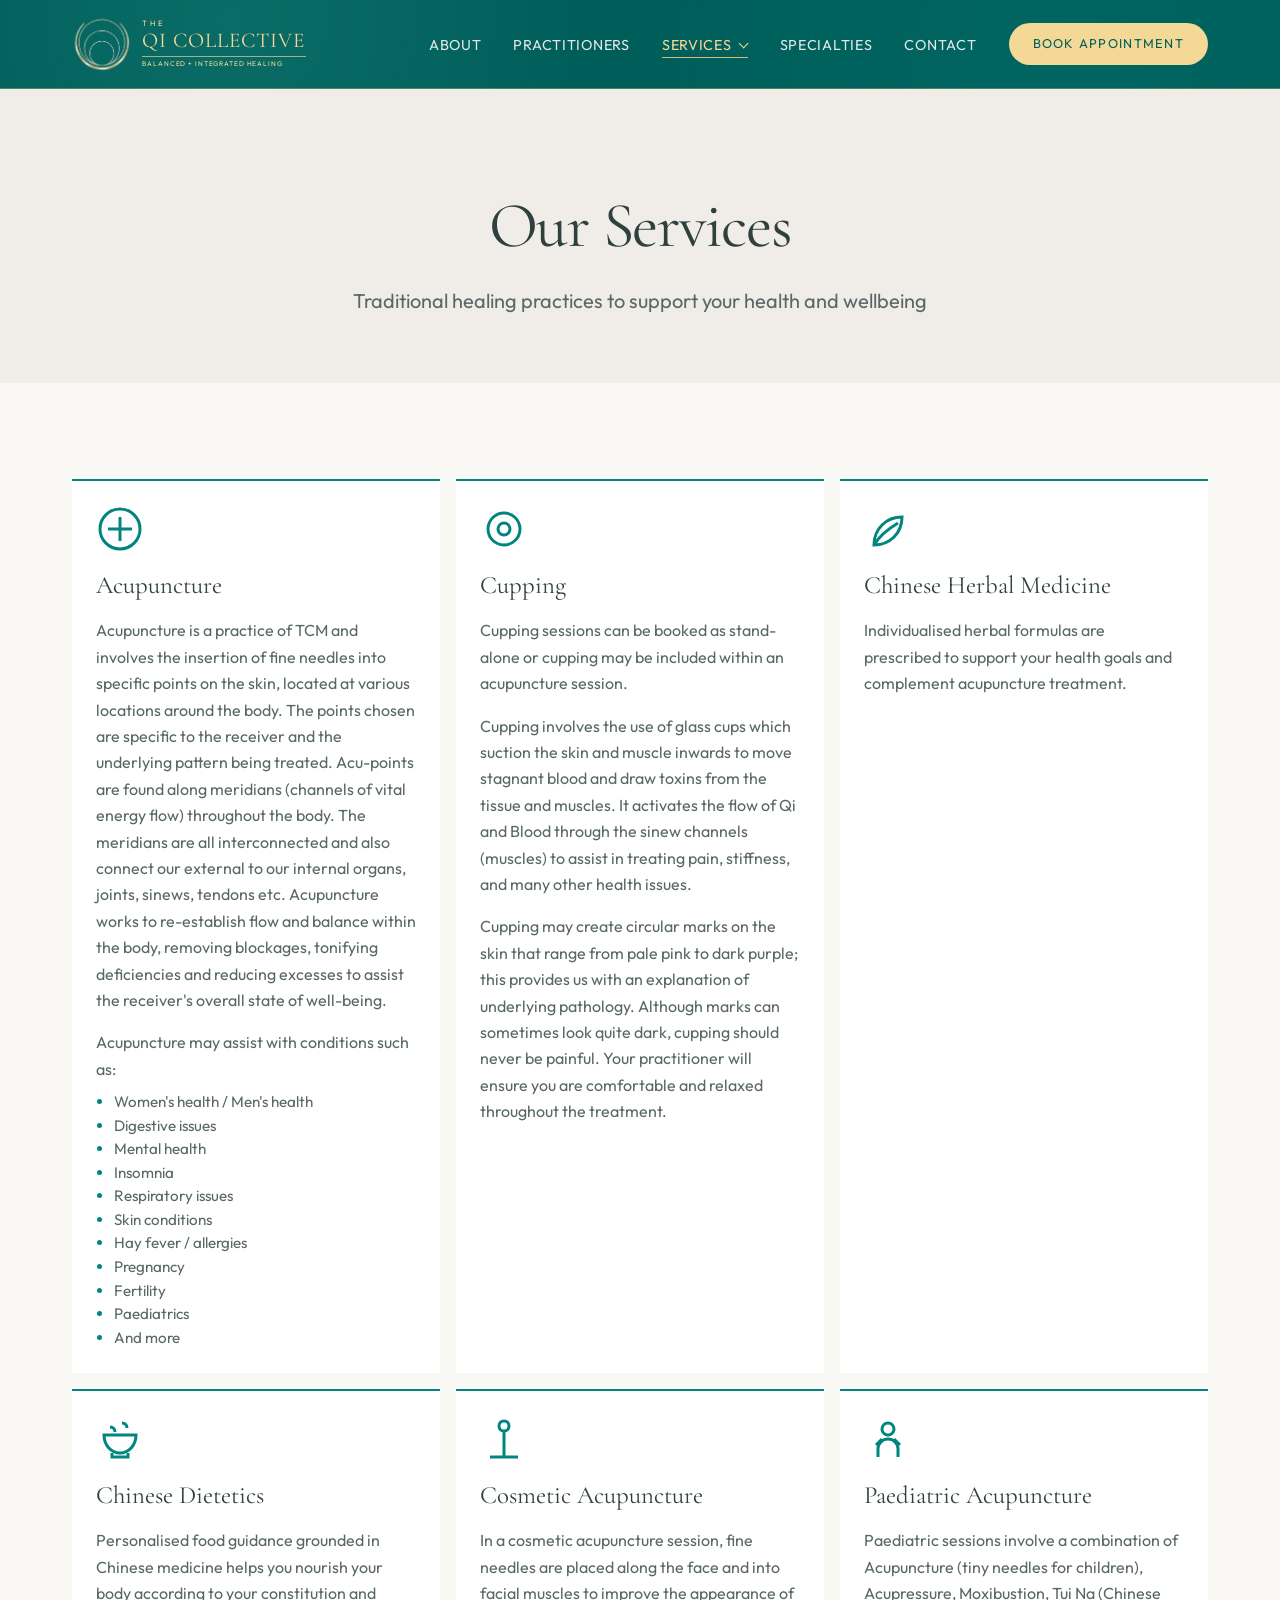
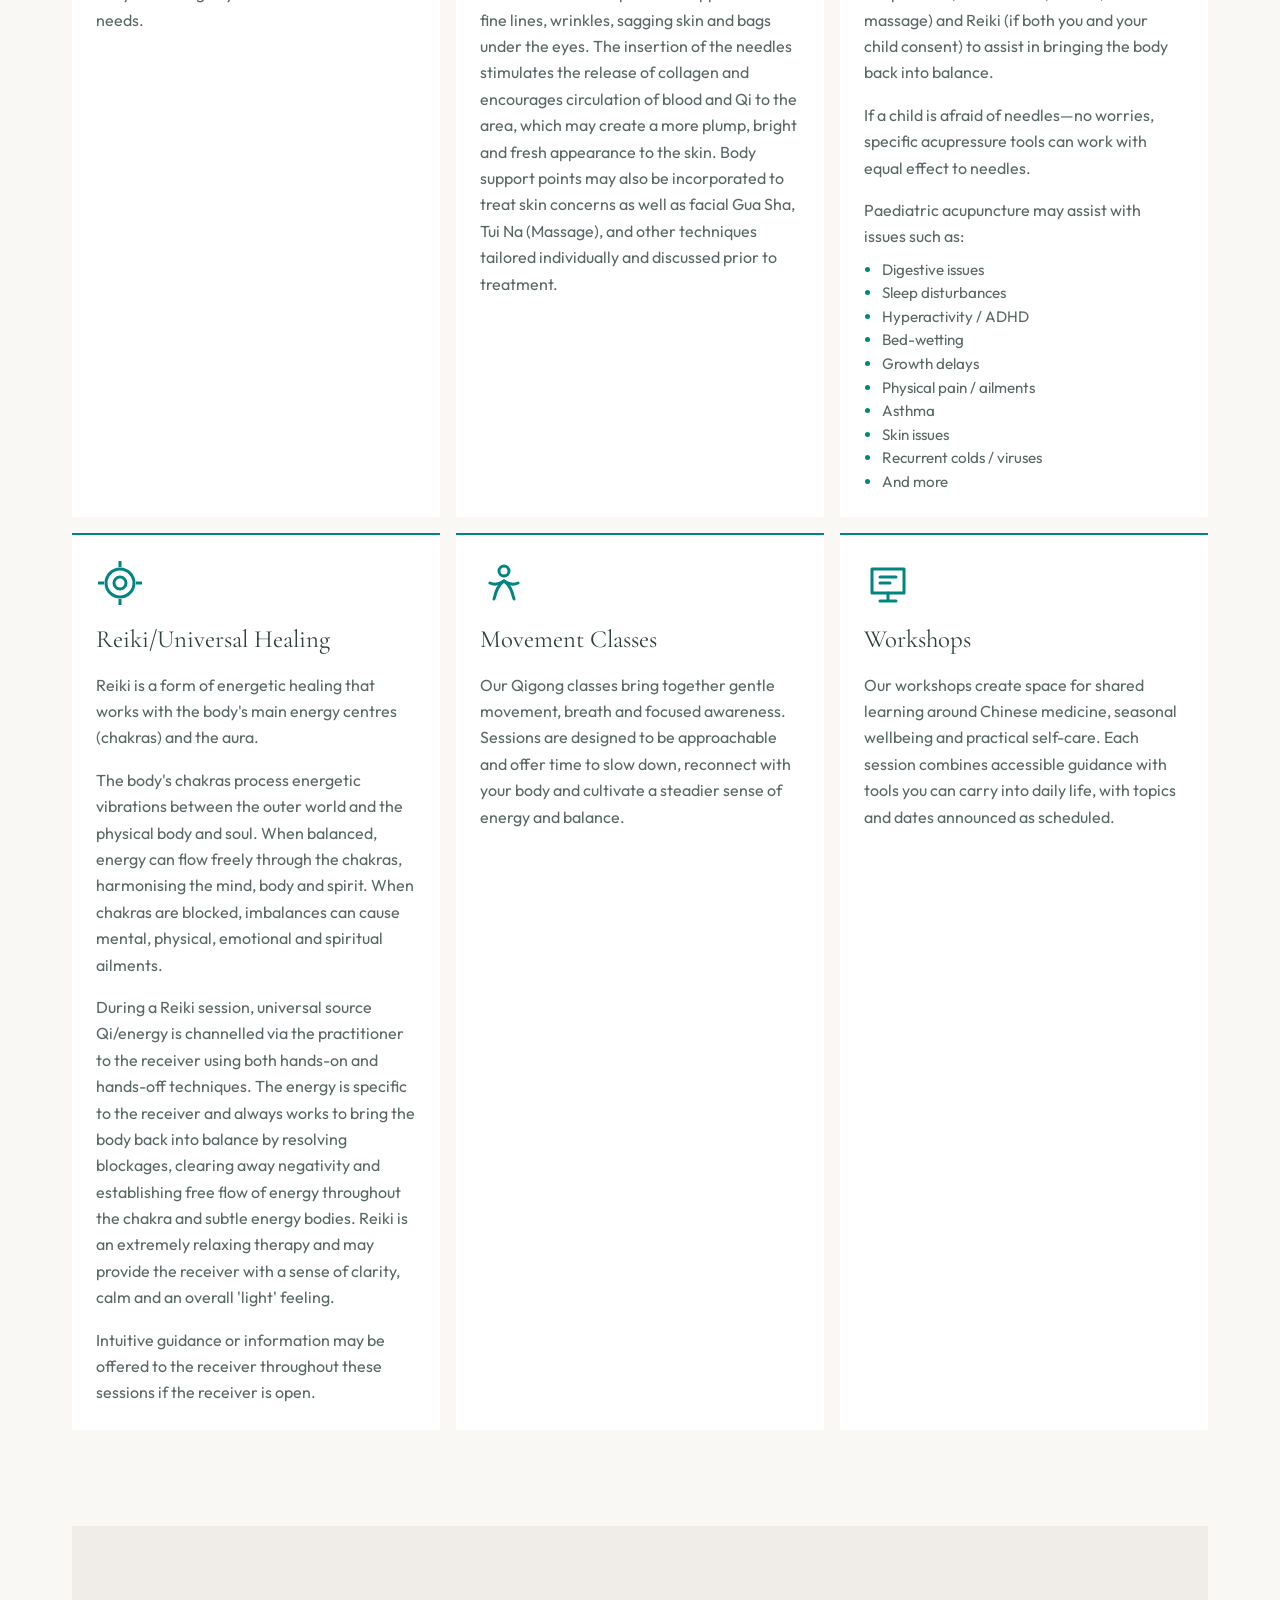
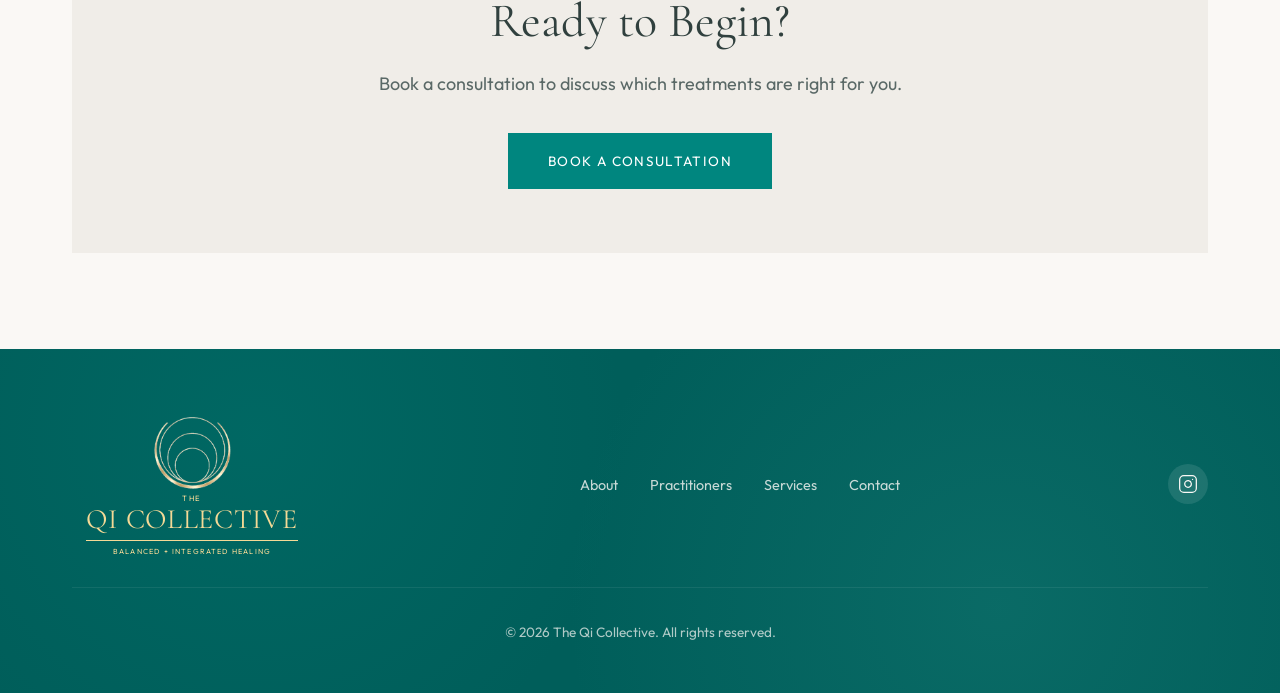
<file: services.html>
<!DOCTYPE html>
<html lang="en">
<head>
  <!-- Google tag (gtag.js) -->
  <script async src="https://www.googletagmanager.com/gtag/js?id=G-5YPQG9WN7F"></script>
  <script>
    window.dataLayer = window.dataLayer || [];
    function gtag(){dataLayer.push(arguments);}
    gtag('js', new Date());
    gtag('config', 'G-5YPQG9WN7F');
  </script>
  <meta charset="UTF-8">
  <meta name="viewport" content="width=device-width, initial-scale=1.0">
  <meta name="description" content="Acupuncture, cupping, Chinese herbal medicine, dietetics, cosmetic and paediatric acupuncture, Reiki and Qigong classes at our Rose Park clinic in Adelaide.">
  <title>Acupuncture, Cupping &amp; Chinese Medicine | The Qi Collective</title>
  <link rel="canonical" href="https://www.theqicollective.com.au/services">

  <!-- Social sharing -->
  <meta property="og:type" content="website">
  <meta property="og:site_name" content="The Qi Collective">
  <meta property="og:locale" content="en_AU">
  <meta property="og:title" content="Acupuncture, Cupping &amp; Chinese Medicine | The Qi Collective">
  <meta property="og:description" content="Acupuncture, cupping, Chinese herbal medicine, dietetics, cosmetic and paediatric acupuncture, Reiki and Qigong classes at our Rose Park clinic in Adelaide.">
  <meta property="og:url" content="https://www.theqicollective.com.au/services">
  <meta property="og:image" content="https://www.theqicollective.com.au/images/og-image.png">
  <meta property="og:image:width" content="1200">
  <meta property="og:image:height" content="630">
  <meta property="og:image:alt" content="The Qi Collective, acupuncture and Chinese medicine in Rose Park, Adelaide">
  <meta name="twitter:card" content="summary_large_image">

  <!-- Structured data -->
  <script type="application/ld+json">
  {
    "@context": "https://schema.org",
    "@graph": [
      {
        "@type": "WebPage",
        "@id": "https://www.theqicollective.com.au/services#webpage",
        "url": "https://www.theqicollective.com.au/services",
        "name": "Acupuncture, Cupping & Chinese Medicine | The Qi Collective",
        "description": "Acupuncture, cupping, Chinese herbal medicine, dietetics, cosmetic and paediatric acupuncture, Reiki and Qigong classes at our Rose Park clinic in Adelaide.",
        "isPartOf": {
          "@id": "https://www.theqicollective.com.au/#website"
        },
        "about": {
          "@id": "https://www.theqicollective.com.au/#clinic"
        },
        "inLanguage": "en-AU",
        "breadcrumb": {
          "@id": "https://www.theqicollective.com.au/services#breadcrumb"
        }
      },
      {
        "@type": "BreadcrumbList",
        "@id": "https://www.theqicollective.com.au/services#breadcrumb",
        "itemListElement": [
          {
            "@type": "ListItem",
            "position": 1,
            "name": "Home",
            "item": "https://www.theqicollective.com.au/"
          },
          {
            "@type": "ListItem",
            "position": 2,
            "name": "Services",
            "item": "https://www.theqicollective.com.au/services"
          }
        ]
      }
    ]
  }
  </script>
  <link rel="icon" type="image/png" href="images/qi-logo-mark-gold-transparent.png">

  <!-- Fonts -->
  <link rel="preconnect" href="https://fonts.googleapis.com">
  <link rel="preconnect" href="https://fonts.gstatic.com" crossorigin>
  <link href="https://fonts.googleapis.com/css2?family=Cormorant+Garamond:wght@400;500;600&family=Outfit:wght@300;400;500&display=swap" rel="stylesheet">

  <!-- Styles -->
  <link rel="stylesheet" href="css/styles.css">
</head>
<body>
  <!-- Header -->
  <header class="header">
    <div class="header__inner">
      <a href="/" class="logo" aria-label="The Qi Collective home">
        <svg class="logo__mark" viewBox="180 90 965 900" aria-hidden="true" focusable="false">
          <image href="images/qi-logo-mark-gold-transparent.png" width="1325" height="1080"/>
        </svg>
        <span class="logo__lockup" aria-hidden="true">
          <span class="logo__eyebrow">The</span>
          <span class="logo__name">Qi Collective</span>
          <span class="logo__tagline">Balanced + Integrated Healing</span>
        </span>
      </a>

      <nav class="nav" aria-label="Primary navigation">
        <button class="nav-toggle" type="button" aria-label="Toggle navigation" aria-expanded="false" aria-controls="primary-navigation">
          <span></span>
          <span></span>
          <span></span>
        </button>
        <ul class="nav__list" id="primary-navigation">
          <li><a href="/about" class="nav__link">About</a></li>
          <li><a href="/practitioners" class="nav__link">Practitioners</a></li>
          <li class="nav__item--dropdown">
            <button class="nav__link nav__link--active nav__dropdown-toggle" type="button" aria-expanded="false" aria-controls="services-menu">
              Services <span class="nav__dropdown-icon" aria-hidden="true"></span>
            </button>
            <ul class="nav__dropdown" id="services-menu">
              <li><a href="/services" class="nav__dropdown-link nav__dropdown-link--active">Services</a></li>
              <li><a href="/booking" class="nav__dropdown-link">Appointments</a></li>
              <li><a href="/contact?subject=movement" class="nav__dropdown-link">Movement</a></li>
              <li><a href="/contact?subject=workshops" class="nav__dropdown-link">Education/Workshops</a></li>
            </ul>
          </li>
          <li><a href="/specialties" class="nav__link">Specialties</a></li>
          <li><a href="/contact" class="nav__link">Contact</a></li>
          <li class="nav__item--mobile"><a href="/booking" class="btn btn--primary btn--small">Book Appointment</a></li>
        </ul>
        <a href="/booking" class="btn btn--primary btn--small nav__book-btn">Book Appointment</a>
      </nav>
    </div>
  </header>

  <!-- Page Header -->
  <section class="page-header">
    <div class="container">
      <h1>Our Services</h1>
      <p>Traditional healing practices to support your health and wellbeing</p>
    </div>
  </section>

  <!-- Services Content -->
  <section class="services-page section-padding">
    <div class="container">
      <div class="services-page__grid">
        <div class="service-detail fade-in">
          <div class="service-detail__icon">
            <svg viewBox="0 0 24 24" fill="none" stroke="currentColor" stroke-width="1.5">
              <circle cx="12" cy="12" r="10"/>
              <path d="M12 6v12M6 12h12"/>
            </svg>
          </div>
          <div class="service-detail__content">
            <h2>Acupuncture</h2>
            <p>
              Acupuncture is a practice of TCM and involves the insertion of fine needles into
              specific points on the skin, located at various locations around the body. The points
              chosen are specific to the receiver and the underlying pattern being treated. Acu-points
              are found along meridians (channels of vital energy flow) throughout the body. The
              meridians are all interconnected and also connect our external to our internal organs,
              joints, sinews, tendons etc. Acupuncture works to re-establish flow and balance within
              the body, removing blockages, tonifying deficiencies and reducing excesses to assist
              the receiver's overall state of well-being.
            </p>
            <p>Acupuncture may assist with conditions such as:</p>
            <ul class="service-detail__list">
              <li>Women's health / Men's health</li>
              <li>Digestive issues</li>
              <li>Mental health</li>
              <li>Insomnia</li>
              <li>Respiratory issues</li>
              <li>Skin conditions</li>
              <li>Hay fever / allergies</li>
              <li>Pregnancy</li>
              <li>Fertility</li>
              <li>Paediatrics</li>
              <li>And more</li>
            </ul>
          </div>
        </div>

        <div class="service-detail fade-in">
          <div class="service-detail__icon">
            <svg viewBox="0 0 24 24" fill="none" stroke="currentColor" stroke-width="1.5">
              <circle cx="12" cy="12" r="8"/>
              <circle cx="12" cy="12" r="3"/>
            </svg>
          </div>
          <div class="service-detail__content">
            <h2>Cupping</h2>
            <p>
              Cupping sessions can be booked as stand-alone or cupping may be included within an
              acupuncture session.
            </p>
            <p>
              Cupping involves the use of glass cups which suction the skin and muscle inwards to
              move stagnant blood and draw toxins from the tissue and muscles. It activates the flow
              of Qi and Blood through the sinew channels (muscles) to assist in treating pain,
              stiffness, and many other health issues.
            </p>
            <p>
              Cupping may create circular marks on the skin that range from pale pink to dark purple;
              this provides us with an explanation of underlying pathology. Although marks can
              sometimes look quite dark, cupping should never be painful. Your practitioner will
              ensure you are comfortable and relaxed throughout the treatment.
            </p>
          </div>
        </div>

        <div class="service-detail fade-in">
          <div class="service-detail__icon">
            <svg viewBox="0 0 24 24" fill="none" stroke="currentColor" stroke-width="1.5">
              <path d="M5 20c8 0 14-6 14-14C11 6 5 12 5 20z"/>
              <path d="M5 20c3-5 7-8 12-11"/>
            </svg>
          </div>
          <div class="service-detail__content">
            <h2>Chinese Herbal Medicine</h2>
            <p>
              Individualised herbal formulas are prescribed to support your health goals and
              complement acupuncture treatment.
            </p>
          </div>
        </div>

        <div class="service-detail fade-in">
          <div class="service-detail__icon">
            <svg viewBox="0 0 24 24" fill="none" stroke="currentColor" stroke-width="1.5">
              <path d="M4 10h16c0 5-3.5 9-8 9s-8-4-8-9z"/>
              <path d="M7 6c1.5 0 2.5 1 2.5 2.5M13 4c1.5 0 2.5 1 2.5 2.5"/>
              <path d="M8 19v2h8v-2"/>
            </svg>
          </div>
          <div class="service-detail__content">
            <h2>Chinese Dietetics</h2>
            <p>
              Personalised food guidance grounded in Chinese medicine helps you nourish your body
              according to your constitution and needs.
            </p>
          </div>
        </div>

        <div class="service-detail fade-in">
          <div class="service-detail__icon">
            <svg viewBox="0 0 24 24" fill="none" stroke="currentColor" stroke-width="1.5">
              <path d="M12 3c-1.5 0-2.5 1-2.5 2.5S10.5 8 12 8s2.5-1 2.5-2.5S13.5 3 12 3z"/>
              <path d="M12 8v13"/>
              <path d="M5 21h14"/>
            </svg>
          </div>
          <div class="service-detail__content">
            <h2>Cosmetic Acupuncture</h2>
            <p>
              In a cosmetic acupuncture session, fine needles are placed along the face and into
              facial muscles to improve the appearance of fine lines, wrinkles, sagging skin and
              bags under the eyes. The insertion of the needles stimulates the release of collagen
              and encourages circulation of blood and Qi to the area, which may create a more plump,
              bright and fresh appearance to the skin. Body support points may also be incorporated
              to treat skin concerns as well as facial Gua Sha, Tui Na (Massage), and other techniques
              tailored individually and discussed prior to treatment.
            </p>
          </div>
        </div>

        <div class="service-detail fade-in">
          <div class="service-detail__icon">
            <svg viewBox="0 0 24 24" fill="none" stroke="currentColor" stroke-width="1.5">
              <circle cx="12" cy="7" r="3"/>
              <path d="M7 21v-4a5 5 0 0 1 10 0v4"/>
              <path d="M9 12l-3 3M15 12l3 3"/>
            </svg>
          </div>
          <div class="service-detail__content">
            <h2>Paediatric Acupuncture</h2>
            <p>
              Paediatric sessions involve a combination of Acupuncture (tiny needles for children),
              Acupressure, Moxibustion, Tui Na (Chinese massage) and Reiki (if both you and your child
              consent) to assist in bringing the body back into balance.
            </p>
            <p>
              If a child is afraid of needles—no worries, specific acupressure tools can work with
              equal effect to needles.
            </p>
            <p>Paediatric acupuncture may assist with issues such as:</p>
            <ul class="service-detail__list">
              <li>Digestive issues</li>
              <li>Sleep disturbances</li>
              <li>Hyperactivity / ADHD</li>
              <li>Bed-wetting</li>
              <li>Growth delays</li>
              <li>Physical pain / ailments</li>
              <li>Asthma</li>
              <li>Skin issues</li>
              <li>Recurrent colds / viruses</li>
              <li>And more</li>
            </ul>
          </div>
        </div>

        <div class="service-detail fade-in">
          <div class="service-detail__icon">
            <svg viewBox="0 0 24 24" fill="none" stroke="currentColor" stroke-width="1.5">
              <circle cx="12" cy="12" r="3"/>
              <circle cx="12" cy="12" r="7"/>
              <path d="M12 1v3M12 20v3M1 12h3M20 12h3"/>
            </svg>
          </div>
          <div class="service-detail__content">
            <h2>Reiki/Universal Healing</h2>
            <p>
              Reiki is a form of energetic healing that works with the body's main energy centres
              (chakras) and the aura.
            </p>
            <p>
              The body's chakras process energetic vibrations between the outer world and the physical
              body and soul. When balanced, energy can flow freely through the chakras, harmonising the
              mind, body and spirit. When chakras are blocked, imbalances can cause mental, physical,
              emotional and spiritual ailments.
            </p>
            <p>
              During a Reiki session, universal source Qi/energy is channelled via the practitioner to
              the receiver using both hands-on and hands-off techniques. The energy is specific to the
              receiver and always works to bring the body back into balance by resolving blockages,
              clearing away negativity and establishing free flow of energy throughout the chakra and
              subtle energy bodies. Reiki is an extremely relaxing therapy and may provide the receiver
              with a sense of clarity, calm and an overall 'light' feeling.
            </p>
            <p>
              Intuitive guidance or information may be offered to the receiver throughout these sessions
              if the receiver is open.
            </p>
          </div>
        </div>

        <div class="service-detail fade-in">
          <div class="service-detail__icon">
            <svg viewBox="0 0 24 24" fill="none" stroke="currentColor" stroke-width="1.5" stroke-linecap="round" stroke-linejoin="round">
              <path d="M7 20c1-4 2-7 5-9"/>
              <path d="M17 20c-1-4-2-7-5-9"/>
              <circle cx="12" cy="6" r="2.5"/>
              <path d="M5 12c2 1 4 1 7-1 3 2 5 2 7 1"/>
            </svg>
          </div>
          <div class="service-detail__content">
            <h2>Movement Classes</h2>
            <p>
              Our Qigong classes bring together gentle movement, breath and focused awareness.
              Sessions are designed to be approachable and offer time to slow down, reconnect with
              your body and cultivate a steadier sense of energy and balance.
            </p>
          </div>
        </div>

        <div class="service-detail fade-in">
          <div class="service-detail__icon">
            <svg viewBox="0 0 24 24" fill="none" stroke="currentColor" stroke-width="1.5" stroke-linecap="round" stroke-linejoin="round">
              <path d="M4 5h16v12H4z"/>
              <path d="M8 21h8M12 17v4"/>
              <path d="M8 9h8M8 12h5"/>
            </svg>
          </div>
          <div class="service-detail__content">
            <h2>Workshops</h2>
            <p>
              Our workshops create space for shared learning around Chinese medicine, seasonal
              wellbeing and practical self-care. Each session combines accessible guidance with
              tools you can carry into daily life, with topics and dates announced as scheduled.
            </p>
          </div>
        </div>
      </div>

      <div class="services-page__cta fade-in">
        <h2>Ready to Begin?</h2>
        <p>Book a consultation to discuss which treatments are right for you.</p>
        <a href="/booking" class="btn btn--primary">Book a Consultation</a>
      </div>
    </div>
  </section>

  <!-- Footer -->
  <footer class="footer">
    <div class="container">
      <div class="footer__inner">
        <a href="/" class="footer__logo" aria-label="The Qi Collective home">
          <svg class="footer__logo-mark" viewBox="180 90 965 900" aria-hidden="true" focusable="false">
            <image href="images/qi-logo-mark-gold-transparent.png" width="1325" height="1080"/>
          </svg>
          <span class="footer__logo-lockup" aria-hidden="true">
            <span class="footer__logo-eyebrow">The</span>
            <span class="footer__logo-name">Qi Collective</span>
            <span class="footer__logo-tagline">Balanced + Integrated Healing</span>
          </span>
        </a>
        <ul class="footer__links">
          <li><a href="/about">About</a></li>
          <li><a href="/practitioners">Practitioners</a></li>
          <li><a href="/services">Services</a></li>
          <li><a href="/contact">Contact</a></li>
        </ul>
        <div class="footer__social">
          <a href="https://www.instagram.com/theqicollective_/" target="_blank" rel="noopener noreferrer" class="social-link" aria-label="Follow us on Instagram">
            <svg viewBox="0 0 24 24" fill="none" stroke="currentColor" stroke-width="1.5" stroke-linecap="round" stroke-linejoin="round">
              <rect x="2" y="2" width="20" height="20" rx="5" ry="5"/>
              <path d="M16 11.37A4 4 0 1 1 12.63 8 4 4 0 0 1 16 11.37z"/>
              <line x1="17.5" y1="6.5" x2="17.51" y2="6.5"/>
            </svg>
          </a>
        </div>
      </div>
      <div class="footer__bottom">
        <p>&copy; 2026 The Qi Collective. All rights reserved.</p>
      </div>
    </div>
  </footer>

  <!-- Scripts -->
  <script src="js/main.js"></script>
</body>
</html>
</file>
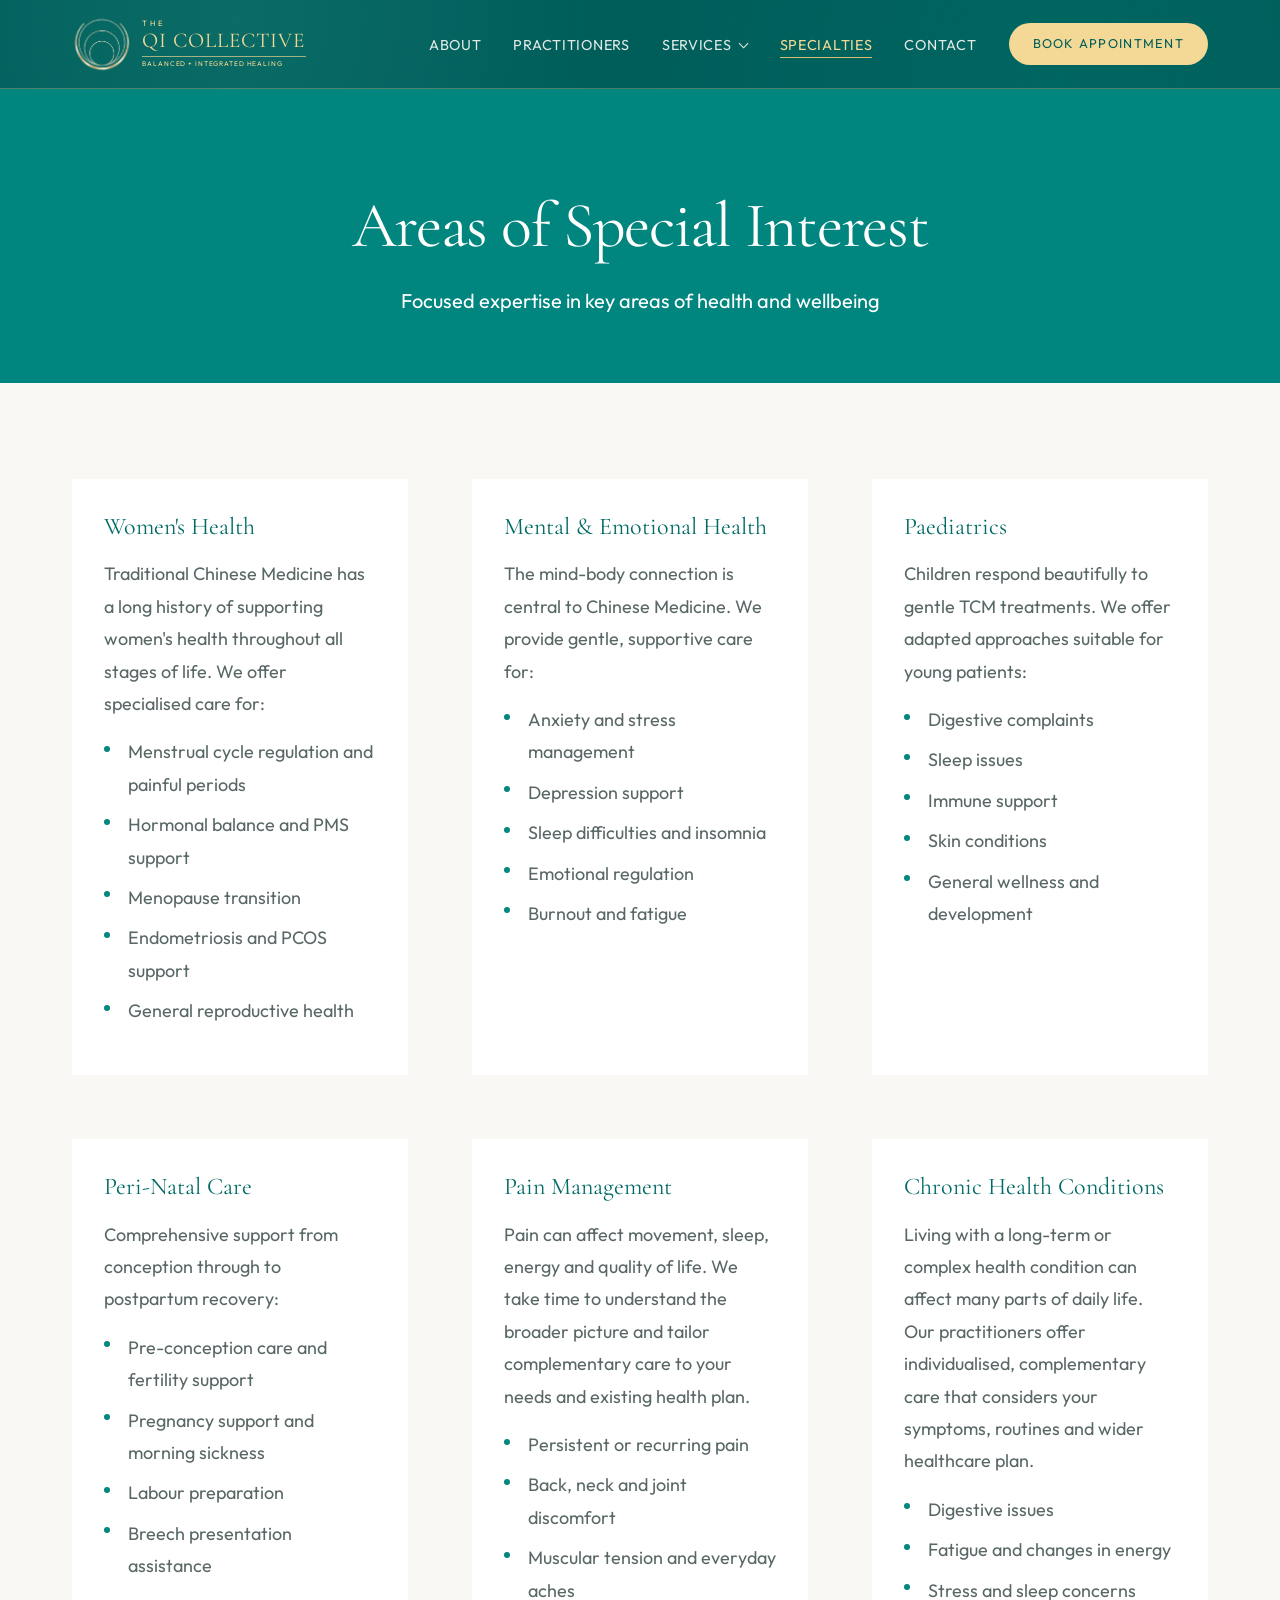
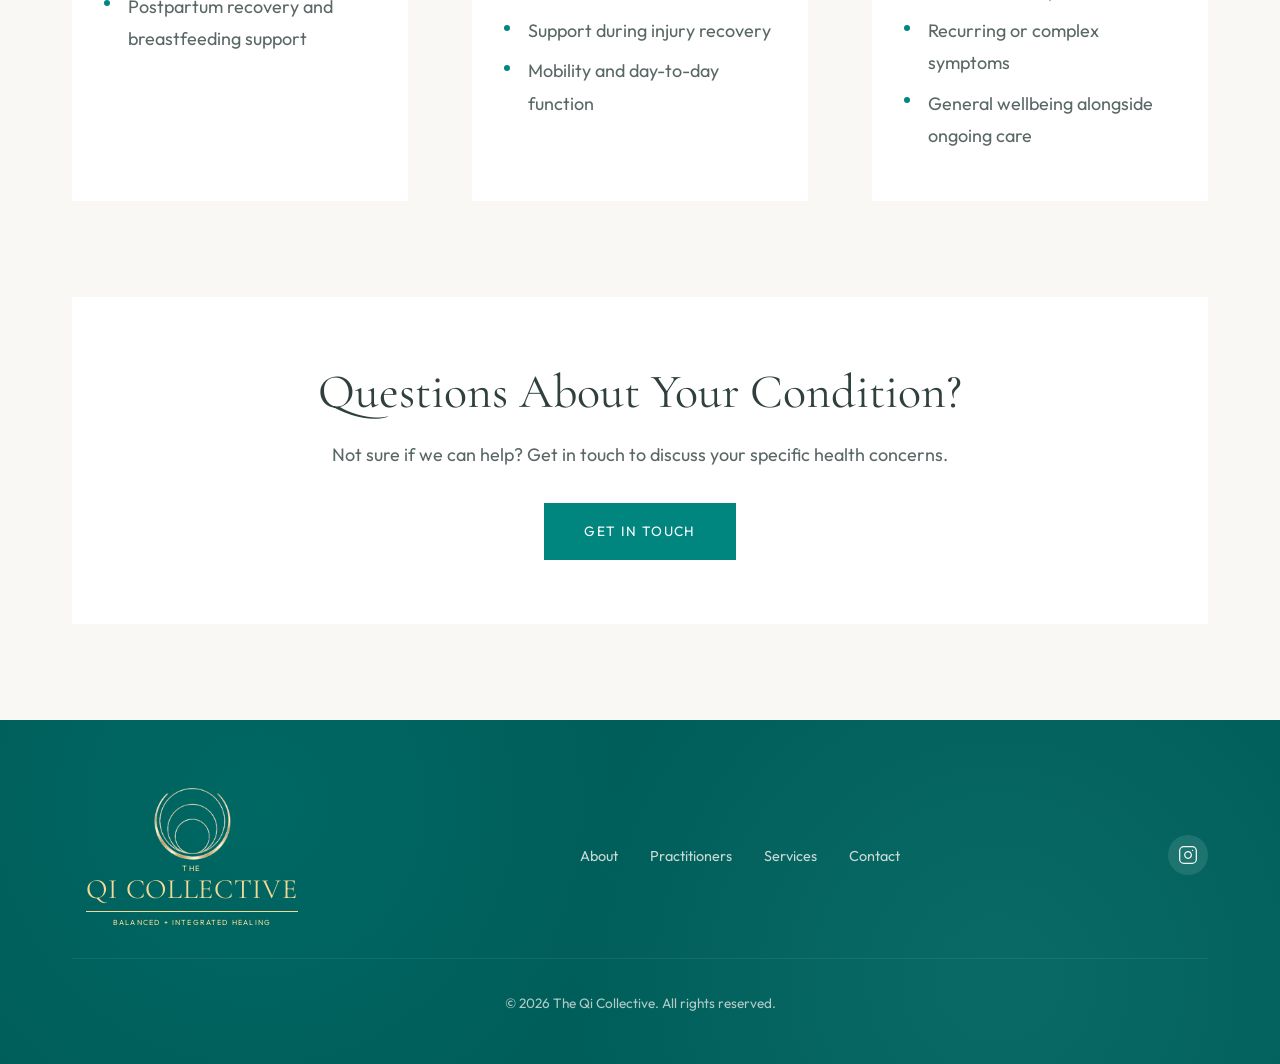
<file: specialties.html>
<!DOCTYPE html>
<html lang="en">
<head>
  <!-- Google tag (gtag.js) -->
  <script async src="https://www.googletagmanager.com/gtag/js?id=G-5YPQG9WN7F"></script>
  <script>
    window.dataLayer = window.dataLayer || [];
    function gtag(){dataLayer.push(arguments);}
    gtag('js', new Date());
    gtag('config', 'G-5YPQG9WN7F');
  </script>
  <meta charset="UTF-8">
  <meta name="viewport" content="width=device-width, initial-scale=1.0">
  <meta name="description" content="Areas of special interest at The Qi Collective, Rose Park: women&#x27;s health, fertility and peri-natal care, emotional wellbeing, paediatrics and chronic health.">
  <title>Women's Health &amp; Fertility Acupuncture | The Qi Collective</title>
  <link rel="canonical" href="https://www.theqicollective.com.au/specialties">

  <!-- Social sharing -->
  <meta property="og:type" content="website">
  <meta property="og:site_name" content="The Qi Collective">
  <meta property="og:locale" content="en_AU">
  <meta property="og:title" content="Women&#x27;s Health &amp; Fertility Acupuncture | The Qi Collective">
  <meta property="og:description" content="Areas of special interest at The Qi Collective, Rose Park: women&#x27;s health, fertility and peri-natal care, emotional wellbeing, paediatrics and chronic health.">
  <meta property="og:url" content="https://www.theqicollective.com.au/specialties">
  <meta property="og:image" content="https://www.theqicollective.com.au/images/og-image.png">
  <meta property="og:image:width" content="1200">
  <meta property="og:image:height" content="630">
  <meta property="og:image:alt" content="The Qi Collective, acupuncture and Chinese medicine in Rose Park, Adelaide">
  <meta name="twitter:card" content="summary_large_image">

  <!-- Structured data -->
  <script type="application/ld+json">
  {
    "@context": "https://schema.org",
    "@graph": [
      {
        "@type": "WebPage",
        "@id": "https://www.theqicollective.com.au/specialties#webpage",
        "url": "https://www.theqicollective.com.au/specialties",
        "name": "Women's Health & Fertility Acupuncture | The Qi Collective",
        "description": "Areas of special interest at The Qi Collective, Rose Park: women's health, fertility and peri-natal care, emotional wellbeing, paediatrics and chronic health.",
        "isPartOf": {
          "@id": "https://www.theqicollective.com.au/#website"
        },
        "about": {
          "@id": "https://www.theqicollective.com.au/#clinic"
        },
        "inLanguage": "en-AU",
        "breadcrumb": {
          "@id": "https://www.theqicollective.com.au/specialties#breadcrumb"
        }
      },
      {
        "@type": "BreadcrumbList",
        "@id": "https://www.theqicollective.com.au/specialties#breadcrumb",
        "itemListElement": [
          {
            "@type": "ListItem",
            "position": 1,
            "name": "Home",
            "item": "https://www.theqicollective.com.au/"
          },
          {
            "@type": "ListItem",
            "position": 2,
            "name": "Specialties",
            "item": "https://www.theqicollective.com.au/specialties"
          }
        ]
      }
    ]
  }
  </script>
  <link rel="icon" type="image/png" href="images/qi-logo-mark-gold-transparent.png">

  <!-- Fonts -->
  <link rel="preconnect" href="https://fonts.googleapis.com">
  <link rel="preconnect" href="https://fonts.gstatic.com" crossorigin>
  <link href="https://fonts.googleapis.com/css2?family=Cormorant+Garamond:wght@400;500;600&family=Outfit:wght@300;400;500&display=swap" rel="stylesheet">

  <!-- Styles -->
  <link rel="stylesheet" href="css/styles.css">
</head>
<body>
  <!-- Header -->
  <header class="header">
    <div class="header__inner">
      <a href="/" class="logo" aria-label="The Qi Collective home">
        <svg class="logo__mark" viewBox="180 90 965 900" aria-hidden="true" focusable="false">
          <image href="images/qi-logo-mark-gold-transparent.png" width="1325" height="1080"/>
        </svg>
        <span class="logo__lockup" aria-hidden="true">
          <span class="logo__eyebrow">The</span>
          <span class="logo__name">Qi Collective</span>
          <span class="logo__tagline">Balanced + Integrated Healing</span>
        </span>
      </a>

      <nav class="nav" aria-label="Primary navigation">
        <button class="nav-toggle" type="button" aria-label="Toggle navigation" aria-expanded="false" aria-controls="primary-navigation">
          <span></span>
          <span></span>
          <span></span>
        </button>
        <ul class="nav__list" id="primary-navigation">
          <li><a href="/about" class="nav__link">About</a></li>
          <li><a href="/practitioners" class="nav__link">Practitioners</a></li>
          <li class="nav__item--dropdown">
            <button class="nav__link nav__dropdown-toggle" type="button" aria-expanded="false" aria-controls="services-menu">
              Services <span class="nav__dropdown-icon" aria-hidden="true"></span>
            </button>
            <ul class="nav__dropdown" id="services-menu">
              <li><a href="/services" class="nav__dropdown-link">Services</a></li>
              <li><a href="/booking" class="nav__dropdown-link">Appointments</a></li>
              <li><a href="/contact?subject=movement" class="nav__dropdown-link">Movement</a></li>
              <li><a href="/contact?subject=workshops" class="nav__dropdown-link">Education/Workshops</a></li>
            </ul>
          </li>
          <li><a href="/specialties" class="nav__link nav__link--active">Specialties</a></li>
          <li><a href="/contact" class="nav__link">Contact</a></li>
          <li class="nav__item--mobile"><a href="/booking" class="btn btn--primary btn--small">Book Appointment</a></li>
        </ul>
        <a href="/booking" class="btn btn--primary btn--small nav__book-btn">Book Appointment</a>
      </nav>
    </div>
  </header>

  <!-- Page Header -->
  <section class="page-header page-header--sage">
    <div class="container">
      <h1>Areas of Special Interest</h1>
      <p>Focused expertise in key areas of health and wellbeing</p>
    </div>
  </section>

  <!-- Specialties Content -->
  <section class="specialties-page section-padding">
    <div class="container">
      <div class="specialties-page__grid">
        <div class="specialty-detail fade-in-scale stagger-1">
          <h2>Women's Health</h2>
          <p>
            Traditional Chinese Medicine has a long history of supporting women's health
            throughout all stages of life. We offer specialised care for:
          </p>
          <ul class="specialty-list">
            <li>Menstrual cycle regulation and painful periods</li>
            <li>Hormonal balance and PMS support</li>
            <li>Menopause transition</li>
            <li>Endometriosis and PCOS support</li>
            <li>General reproductive health</li>
          </ul>
        </div>

        <div class="specialty-detail fade-in-scale stagger-2">
          <h2>Mental &amp; Emotional Health</h2>
          <p>
            The mind-body connection is central to Chinese Medicine. We provide gentle,
            supportive care for:
          </p>
          <ul class="specialty-list">
            <li>Anxiety and stress management</li>
            <li>Depression support</li>
            <li>Sleep difficulties and insomnia</li>
            <li>Emotional regulation</li>
            <li>Burnout and fatigue</li>
          </ul>
        </div>

        <div class="specialty-detail fade-in-scale stagger-3">
          <h2>Paediatrics</h2>
          <p>
            Children respond beautifully to gentle TCM treatments. We offer adapted
            approaches suitable for young patients:
          </p>
          <ul class="specialty-list">
            <li>Digestive complaints</li>
            <li>Sleep issues</li>
            <li>Immune support</li>
            <li>Skin conditions</li>
            <li>General wellness and development</li>
          </ul>
        </div>

        <div class="specialty-detail fade-in-scale stagger-4">
          <h2>Peri-Natal Care</h2>
          <p>
            Comprehensive support from conception through to postpartum recovery:
          </p>
          <ul class="specialty-list">
            <li>Pre-conception care and fertility support</li>
            <li>Pregnancy support and morning sickness</li>
            <li>Labour preparation</li>
            <li>Breech presentation assistance</li>
            <li>Postpartum recovery and breastfeeding support</li>
          </ul>
        </div>

        <div class="specialty-detail fade-in-scale stagger-5">
          <h2>Pain Management</h2>
          <p>
            Pain can affect movement, sleep, energy and quality of life. We take time to
            understand the broader picture and tailor complementary care to your needs and
            existing health plan.
          </p>
          <ul class="specialty-list">
            <li>Persistent or recurring pain</li>
            <li>Back, neck and joint discomfort</li>
            <li>Muscular tension and everyday aches</li>
            <li>Support during injury recovery</li>
            <li>Mobility and day-to-day function</li>
          </ul>
        </div>

        <div class="specialty-detail fade-in-scale stagger-6">
          <h2>Chronic Health Conditions</h2>
          <p>
            Living with a long-term or complex health condition can affect many parts of daily
            life. Our practitioners offer individualised, complementary care that considers your
            symptoms, routines and wider healthcare plan.
          </p>
          <ul class="specialty-list">
            <li>Digestive issues</li>
            <li>Fatigue and changes in energy</li>
            <li>Stress and sleep concerns</li>
            <li>Recurring or complex symptoms</li>
            <li>General wellbeing alongside ongoing care</li>
          </ul>
        </div>
      </div>

      <div class="specialties-page__cta fade-in">
        <h2>Questions About Your Condition?</h2>
        <p>Not sure if we can help? Get in touch to discuss your specific health concerns.</p>
        <a href="/contact" class="btn btn--primary">Get in Touch</a>
      </div>
    </div>
  </section>

  <!-- Footer -->
  <footer class="footer">
    <div class="container">
      <div class="footer__inner">
        <a href="/" class="footer__logo" aria-label="The Qi Collective home">
          <svg class="footer__logo-mark" viewBox="180 90 965 900" aria-hidden="true" focusable="false">
            <image href="images/qi-logo-mark-gold-transparent.png" width="1325" height="1080"/>
          </svg>
          <span class="footer__logo-lockup" aria-hidden="true">
            <span class="footer__logo-eyebrow">The</span>
            <span class="footer__logo-name">Qi Collective</span>
            <span class="footer__logo-tagline">Balanced + Integrated Healing</span>
          </span>
        </a>
        <ul class="footer__links">
          <li><a href="/about">About</a></li>
          <li><a href="/practitioners">Practitioners</a></li>
          <li><a href="/services">Services</a></li>
          <li><a href="/contact">Contact</a></li>
        </ul>
        <div class="footer__social">
          <a href="https://www.instagram.com/theqicollective_/" target="_blank" rel="noopener noreferrer" class="social-link" aria-label="Follow us on Instagram">
            <svg viewBox="0 0 24 24" fill="none" stroke="currentColor" stroke-width="1.5" stroke-linecap="round" stroke-linejoin="round">
              <rect x="2" y="2" width="20" height="20" rx="5" ry="5"/>
              <path d="M16 11.37A4 4 0 1 1 12.63 8 4 4 0 0 1 16 11.37z"/>
              <line x1="17.5" y1="6.5" x2="17.51" y2="6.5"/>
            </svg>
          </a>
        </div>
      </div>
      <div class="footer__bottom">
        <p>&copy; 2026 The Qi Collective. All rights reserved.</p>
      </div>
    </div>
  </footer>

  <!-- Scripts -->
  <script src="js/main.js"></script>
</body>
</html>
</file>
<file: css/styles.css>
/* ============================================
   Charlotte Clinic - Acupuncture & Chinese Medicine
   Main Stylesheet
   ============================================ */

/* CSS Custom Properties (Design Tokens) */
:root {
  /* Colors - The Qi Collective Brand */
  --color-cream: #FAF8F5;
  --color-cream-dark: #F0EDE8;
  --color-sage: #00867F;
  --color-sage-light: #35A39A;
  --color-sage-dark: #006A65;
  --color-teal-deep: #005E5A;
  --color-terracotta: #B8956E;
  --color-terracotta-light: #D4BCA0;
  --color-gold: #DDBB72;
  --color-gold-light: #F4D996;
  --color-charcoal: #30403E;
  --color-charcoal-light: #596866;
  --color-white: #FFFFFF;

  /* Typography */
  --font-heading: 'Cormorant Garamond', Georgia, serif;
  --font-body: 'Outfit', -apple-system, BlinkMacSystemFont, sans-serif;

  /* Spacing */
  --space-xs: 0.5rem;
  --space-sm: 1rem;
  --space-md: 2rem;
  --space-lg: 4rem;
  --space-xl: 6rem;

  /* Layout */
  --container-max: 1200px;
  --container-narrow: 800px;
  --header-height: 88px;

  /* Transitions */
  --transition-fast: 0.2s ease;
  --transition-smooth: 0.3s ease;
}

/* Reset & Base */
*, *::before, *::after {
  box-sizing: border-box;
  margin: 0;
  padding: 0;
}

html {
  font-size: 16px;
  scroll-behavior: smooth;
}

body {
  font-family: var(--font-body);
  font-size: 1.125rem;
  line-height: 1.8;
  color: var(--color-charcoal);
  background-color: var(--color-cream);
  overflow-x: hidden;
}

/* Typography */
h1, h2, h3, h4, h5, h6 {
  font-family: var(--font-heading);
  font-weight: 400;
  line-height: 1.3;
  color: var(--color-charcoal);
}

h1 {
  font-size: clamp(2.5rem, 5vw, 4rem);
  letter-spacing: -0.02em;
}

h2 {
  font-size: clamp(2rem, 4vw, 3rem);
  margin-bottom: var(--space-md);
}

h3 {
  font-size: clamp(1.5rem, 3vw, 2rem);
  margin-bottom: var(--space-sm);
}

p {
  margin-bottom: var(--space-sm);
}

a {
  color: var(--color-sage-dark);
  text-decoration: none;
  transition: color var(--transition-fast);
}

a:hover {
  color: var(--color-terracotta);
}

/* Utility Classes */
.container {
  width: 100%;
  max-width: var(--container-max);
  margin: 0 auto;
  padding: 0 var(--space-md);
}

.container--narrow {
  max-width: var(--container-narrow);
}

.text-center {
  text-align: center;
}

.section-padding {
  padding: var(--space-xl) 0;
}

/* ============================================
   Header & Navigation
   ============================================ */
.header {
  position: fixed;
  top: 0;
  left: 0;
  right: 0;
  z-index: 100;
  background-color: var(--color-teal-deep);
  background-image:
    radial-gradient(circle at 18% 20%, rgba(53, 163, 154, 0.2), transparent 34%),
    radial-gradient(circle at 82% 80%, rgba(0, 134, 127, 0.18), transparent 38%);
  border-bottom: 1px solid rgba(221, 187, 114, 0.35);
  transition: background-color var(--transition-smooth);
}

.header__inner {
  display: flex;
  align-items: center;
  justify-content: space-between;
  min-height: var(--header-height);
  padding: 0.65rem var(--space-md);
  max-width: var(--container-max);
  margin: 0 auto;
}

.logo {
  display: inline-flex;
  align-items: center;
  gap: 0.7rem;
  color: var(--color-gold-light);
  transition: opacity var(--transition-smooth);
}

.logo__mark {
  width: 3.7rem;
  height: 3.5rem;
  flex-shrink: 0;
}

.logo__lockup {
  display: flex;
  min-width: 10.25rem;
  flex-direction: column;
  color: var(--color-gold-light);
  line-height: 1;
}

.logo__eyebrow {
  margin-bottom: 0.12rem;
  font-family: var(--font-body);
  font-size: 0.48rem;
  letter-spacing: 0.34em;
  text-transform: uppercase;
}

.logo__name {
  font-family: var(--font-heading);
  font-size: 1.32rem;
  letter-spacing: 0.045em;
  text-transform: uppercase;
  white-space: nowrap;
}

.logo__tagline {
  margin-top: 0.28rem;
  padding-top: 0.28rem;
  border-top: 1px solid rgba(244, 217, 150, 0.65);
  font-family: var(--font-body);
  font-size: 0.42rem;
  letter-spacing: 0.13em;
  text-transform: uppercase;
  white-space: nowrap;
}

.logo:hover {
  color: var(--color-gold-light);
  opacity: 0.86;
}

.nav__list {
  display: flex;
  gap: var(--space-md);
  list-style: none;
}

.nav__link {
  font-size: 0.9rem;
  letter-spacing: 0.05em;
  text-transform: uppercase;
  color: rgba(250, 248, 245, 0.9);
  position: relative;
}

.nav__link::after {
  content: '';
  position: absolute;
  bottom: -4px;
  left: 0;
  width: 0;
  height: 1px;
  background-color: var(--color-gold);
  transition: width var(--transition-smooth);
}

.nav__link:hover::after {
  width: 100%;
}

.nav__link:hover {
  color: var(--color-gold-light);
}

.nav__item--dropdown {
  position: relative;
}

.nav__dropdown-toggle {
  display: inline-flex;
  align-items: center;
  gap: 0.55rem;
  padding: 0;
  border: 0;
  background: none;
  font-family: var(--font-body);
  cursor: pointer;
}

.nav__dropdown-icon {
  width: 0.45rem;
  height: 0.45rem;
  margin-top: -0.2rem;
  border-right: 1px solid currentColor;
  border-bottom: 1px solid currentColor;
  transform: rotate(45deg);
  transition: transform var(--transition-smooth);
}

.nav__dropdown {
  position: absolute;
  z-index: 110;
  top: calc(100% + 1rem);
  left: 50%;
  min-width: 235px;
  padding: 0.45rem 0;
  border-top: 2px solid var(--color-gold);
  background-color: var(--color-white);
  box-shadow: 0 16px 35px rgba(42, 99, 98, 0.16);
  list-style: none;
  opacity: 0;
  visibility: hidden;
  pointer-events: none;
  transform: translate(-50%, -0.5rem);
  transition: opacity var(--transition-smooth), transform var(--transition-smooth), visibility var(--transition-smooth);
}

.nav__item--dropdown.is-open .nav__dropdown {
  opacity: 1;
  visibility: visible;
  pointer-events: auto;
  transform: translate(-50%, 0);
}

.nav__item--dropdown.is-open .nav__dropdown-icon {
  transform: translateY(0.2rem) rotate(225deg);
}

.nav__dropdown-link {
  display: block;
  padding: 0.65rem 1.15rem;
  color: var(--color-charcoal);
  font-size: 0.86rem;
  letter-spacing: 0.04em;
  line-height: 1.4;
  white-space: nowrap;
}

.nav__dropdown-link:hover,
.nav__dropdown-link:focus-visible,
.nav__dropdown-link--active {
  background-color: var(--color-cream);
  color: var(--color-sage-dark);
}

.nav__dropdown-toggle:focus-visible,
.nav__dropdown-link:focus-visible {
  outline: 2px solid var(--color-gold);
  outline-offset: 3px;
}

/* Mobile Navigation Toggle */
.nav-toggle {
  display: none;
  background: none;
  border: none;
  cursor: pointer;
  padding: var(--space-xs);
}

.nav-toggle span {
  display: block;
  width: 24px;
  height: 2px;
  background-color: var(--color-gold-light);
  margin: 5px 0;
  transition: var(--transition-fast);
}

/* ============================================
   Hero Section
   ============================================ */
.hero {
  min-height: 100vh;
  display: flex;
  align-items: center;
  justify-content: center;
  text-align: center;
  padding-top: var(--header-height);
  background: var(--color-charcoal);
  overflow: hidden;
}

.hero__video {
  position: absolute;
  top: 0;
  left: 0;
  width: 100%;
  height: 100%;
  object-fit: cover;
  z-index: 1;
  opacity: 0.45;
}

.hero__overlay {
  position: absolute;
  top: 0;
  left: 0;
  right: 0;
  bottom: 0;
  background: linear-gradient(
    180deg,
    rgba(57, 130, 128, 0.25) 0%,
    rgba(42, 99, 98, 0.4) 100%
  );
  z-index: 2;
}

.hero__content {
  width: min(100%, 1120px);
  padding: clamp(1.5rem, 3vw, 2.5rem);
  position: relative;
  z-index: 3;
}

.hero__title {
  max-width: 980px;
  margin: 0 auto clamp(1.5rem, 4vh, 2.5rem);
  color: var(--color-gold-light);
  font-size: clamp(3rem, 5.25vw, 4.75rem);
  line-height: 1.04;
  letter-spacing: -0.025em;
  text-wrap: balance;
}

.hero__description {
  margin: 0 auto;
  color: rgba(250, 248, 245, 0.92);
  text-wrap: balance;
}

.hero__description--lead {
  max-width: 960px;
  font-size: clamp(1.25rem, 1.8vw, 1.5rem);
  line-height: 1.5;
}

.hero__description--supporting {
  max-width: 820px;
  font-size: clamp(1.1rem, 1.4vw, 1.25rem);
  line-height: 1.6;
}

.hero__mantra {
  margin: clamp(1.5rem, 4vh, 2.5rem) auto;
  color: var(--color-gold-light);
  font-family: var(--font-heading);
  font-size: clamp(1.75rem, 3vw, 2.4rem);
  line-height: 1.2;
  letter-spacing: 0.025em;
  text-wrap: balance;
}

.hero__scroll-cue {
  position: absolute;
  bottom: clamp(0.8rem, 2.2vh, 1.4rem);
  left: 50%;
  z-index: 4;
  display: flex;
  align-items: center;
  justify-content: center;
  min-width: 4rem;
  opacity: 0;
  transform: translateX(-50%);
  animation: heroScrollCueReveal 0.8s ease-out 1.25s forwards;
}

.hero__scroll-cue:focus-visible {
  border-radius: 2px;
  outline: 2px solid var(--color-gold-light);
  outline-offset: 0.5rem;
}

.hero__scroll-cue-line {
  position: relative;
  width: 1px;
  height: clamp(2.25rem, 5.5vh, 3.25rem);
  background: linear-gradient(
    180deg,
    rgba(244, 217, 150, 0.08),
    rgba(244, 217, 150, 0.38)
  );
  overflow: hidden;
  transition: transform var(--transition-smooth);
  -webkit-mask-image: linear-gradient(180deg, transparent, #000 12%, #000 88%, transparent);
  mask-image: linear-gradient(180deg, transparent, #000 12%, #000 88%, transparent);
}

.hero__scroll-cue:hover .hero__scroll-cue-line {
  transform: scaleY(1.08);
}

.hero__scroll-cue-line::after {
  content: '';
  position: absolute;
  top: -45%;
  left: 0;
  width: 1px;
  height: 45%;
  background: linear-gradient(
    180deg,
    rgba(244, 217, 150, 0),
    var(--color-gold-light)
  );
  box-shadow: 0 0 7px rgba(244, 217, 150, 0.7);
  opacity: 0;
  animation: heroScrollLine 2.2s cubic-bezier(0.45, 0, 0.2, 1) 1.4s infinite;
}

/* Buttons */
.btn {
  display: inline-block;
  padding: 1rem 2.5rem;
  font-family: var(--font-body);
  font-size: 0.85rem;
  letter-spacing: 0.1em;
  text-transform: uppercase;
  border: none;
  cursor: pointer;
  transition: all var(--transition-smooth);
}

.btn--primary {
  background-color: var(--color-sage);
  color: var(--color-white);
}

.btn--primary:hover {
  background-color: var(--color-sage-dark);
  color: var(--color-white);
}

.btn--gold {
  background-color: var(--color-gold);
  color: var(--color-teal-deep);
}

.btn--gold:hover {
  background-color: var(--color-gold-light);
  color: var(--color-teal-deep);
}

.header .btn--primary {
  background-color: var(--color-gold-light);
  color: var(--color-teal-deep);
}

.header .btn--primary:hover {
  background-color: var(--color-gold);
  color: var(--color-teal-deep);
}

.btn--secondary {
  background-color: transparent;
  color: var(--color-charcoal);
  border: 1px solid var(--color-charcoal);
}

.btn--secondary:hover {
  background-color: var(--color-charcoal);
  color: var(--color-white);
}

/* ============================================
   About Section
   ============================================ */
.about {
  background-color: var(--color-white);
}

.about__grid {
  display: grid;
  grid-template-columns: 1fr 1fr;
  gap: var(--space-lg);
  align-items: center;
}

.about__image {
  position: relative;
}

.about__image img {
  width: 100%;
  height: auto;
  display: block;
}

.about__image-placeholder {
  width: 100%;
  aspect-ratio: 4/5;
  background-color: var(--color-cream-dark);
  display: flex;
  align-items: center;
  justify-content: center;
  color: var(--color-charcoal-light);
  font-size: 0.9rem;
}

.about__content h2 {
  color: var(--color-charcoal);
}

.about__content p {
  color: var(--color-charcoal-light);
}

.credentials {
  display: flex;
  flex-wrap: wrap;
  gap: var(--space-sm);
  margin-top: var(--space-md);
}

.credential-badge {
  padding: 0.5rem 1rem;
  background-color: var(--color-cream);
  font-size: 0.8rem;
  letter-spacing: 0.05em;
  color: var(--color-sage-dark);
}

/* ============================================
   Mission Section
   ============================================ */
.mission {
  position: relative;
  overflow: hidden;
  background-color: var(--color-sage-dark);
  color: var(--color-white);
}

.mission__inner {
  position: relative;
  z-index: 1;
  display: grid;
  grid-template-columns: minmax(8.5rem, 0.55fr) minmax(0, 2fr) minmax(11rem, 0.8fr);
  gap: clamp(1.5rem, 4vw, 4rem);
  align-items: center;
}

.mission h2 {
  margin: 0;
  color: var(--color-white);
  font-family: var(--font-body);
  font-size: 0.85rem;
  font-weight: 500;
  letter-spacing: 0.18em;
}

.mission p {
  max-width: 860px;
  margin: 0;
  color: var(--color-white);
  font-family: var(--font-heading);
  font-size: clamp(1.75rem, 3vw, 2.6rem);
  line-height: 1.35;
}

.mission__content {
  max-width: 860px;
}

.pronunciation-key {
  display: flex;
  align-items: center;
  gap: 0.7rem;
  margin-bottom: var(--space-sm);
  color: var(--color-gold-light);
}

.pronunciation-key__term {
  font-family: var(--font-heading);
  font-size: 1.55rem;
  line-height: 1;
}

.pronunciation-key__rule {
  width: 2rem;
  height: 1px;
  background-color: currentColor;
  opacity: 0.65;
}

.pronunciation-key__guide {
  font-family: var(--font-body);
  font-size: 0.75rem;
  font-weight: 500;
  letter-spacing: 0.12em;
  line-height: 1.2;
  text-transform: uppercase;
  white-space: nowrap;
}

.pronunciation-key--centered {
  width: fit-content;
  margin-right: auto;
  margin-bottom: var(--space-md);
  margin-left: auto;
}

.mission__emblem {
  display: block;
  width: min(100%, 18rem);
  justify-self: end;
  filter: drop-shadow(0 12px 24px rgba(0, 35, 33, 0.16));
}

/* ============================================
   Services Section
   ============================================ */
.services {
  background-color: var(--color-cream);
}

.services__header {
  text-align: center;
  max-width: 600px;
  margin: 0 auto var(--space-lg);
}

.services__grid {
  display: grid;
  grid-template-columns: repeat(auto-fit, minmax(280px, 1fr));
  gap: var(--space-md);
}

.service-card {
  background-color: var(--color-white);
  padding: var(--space-md);
  transition: transform var(--transition-smooth);
}

.service-card:hover {
  transform: translateY(-4px);
}

.service-card__icon {
  width: 48px;
  height: 48px;
  margin-bottom: var(--space-sm);
  color: var(--color-sage);
}

.service-card__title {
  font-family: var(--font-heading);
  font-size: 1.5rem;
  margin-bottom: var(--space-xs);
}

.service-card__description {
  font-size: 1.05rem;
  color: var(--color-charcoal-light);
}

/* ============================================
   Special Interests Section
   ============================================ */
.interests {
  background-color: var(--color-sage);
  color: var(--color-white);
}

.interests h2 {
  color: var(--color-white);
  text-align: center;
}

.interests__list {
  display: grid;
  grid-template-columns: repeat(3, minmax(0, 1fr));
  gap: var(--space-md);
  margin-top: var(--space-lg);
  text-align: center;
}

.interest-item {
  padding: var(--space-md);
  text-align: center;
}

.interest-item__icon {
  width: 56px;
  height: 56px;
  margin-bottom: var(--space-sm);
  color: var(--color-cream);
  opacity: 0.9;
  transition: transform var(--transition-smooth), opacity var(--transition-smooth);
}

.interest-item:hover .interest-item__icon {
  transform: scale(1.1);
  opacity: 1;
}

.interest-item h3 {
  color: var(--color-white);
  font-size: 1.25rem;
}

.interest-item p {
  font-size: 0.9rem;
  opacity: 0.9;
}

/* ============================================
   Instagram Feed Section
   ============================================ */
.social-feed {
  background-color: var(--color-cream);
  overflow: hidden;
}

.social-feed__sprite {
  position: absolute;
  width: 0;
  height: 0;
}

.social-feed__header {
  text-align: center;
}

.social-feed__header h2 {
  margin-bottom: var(--space-md);
}

.social-feed__header h2 em {
  color: var(--color-sage);
}

/* Without JS (or with reduced motion) the feed is a swipeable row */
.social-feed__viewport {
  overflow-x: auto;
  scroll-snap-type: x mandatory;
  scrollbar-width: none;
}

.social-feed__viewport::-webkit-scrollbar {
  display: none;
}

.social-feed__track {
  display: flex;
  align-items: flex-start;
  gap: 1.5rem;
  width: max-content;
  margin: 0;
  padding: 1.5rem var(--space-md) 2.5rem;
  list-style: none;
}

.social-feed__track > li {
  scroll-snap-align: center;
}

.social-feed__track > li:nth-child(even) {
  margin-top: 2rem;
}

/* With JS the set is duplicated and drifts slowly in a seamless loop */
.social-feed.is-drifting .social-feed__viewport {
  overflow: hidden;
  -webkit-mask-image: linear-gradient(90deg, transparent, #000 7%, #000 93%, transparent);
  mask-image: linear-gradient(90deg, transparent, #000 7%, #000 93%, transparent);
}

.social-feed.is-drifting .social-feed__track {
  padding-inline: 0;
  animation: social-feed-drift 80s linear infinite;
}

.social-feed.is-drifting .social-feed__viewport:hover .social-feed__track,
.social-feed.is-drifting .social-feed__viewport:focus-within .social-feed__track {
  animation-play-state: paused;
}

@keyframes social-feed-drift {
  to {
    transform: translateX(-50%);
  }
}

/* Instagram post card: uses Instagram's own UI font stack so it reads as a real post */
.ig-post {
  display: block;
  width: 300px;
  overflow: hidden;
  border: 1px solid #dbdbdb;
  border-radius: 12px;
  background-color: var(--color-white);
  box-shadow: 0 18px 40px -26px rgba(0, 60, 58, 0.45);
  color: #000;
  font-family: -apple-system, BlinkMacSystemFont, 'Segoe UI', Roboto, Helvetica, Arial, sans-serif;
  font-size: 13.5px;
  line-height: 1.35;
  transition: transform 0.5s ease, box-shadow 0.5s ease;
}

.ig-post:hover,
.ig-post:focus-visible {
  color: #000;
  transform: translateY(-6px);
  box-shadow: 0 26px 50px -24px rgba(0, 60, 58, 0.5);
}

.ig-post:focus-visible {
  outline: 2px solid var(--color-sage);
  outline-offset: 3px;
}

.ig-post__head {
  display: flex;
  align-items: center;
  gap: 10px;
  padding: 10px 12px;
}

.ig-post__avatar {
  width: 32px;
  height: 32px;
  flex-shrink: 0;
  padding: 2px;
  border-radius: 50%;
  background: conic-gradient(var(--color-gold-light), var(--color-gold), var(--color-terracotta), var(--color-gold-light));
}

.ig-post__avatar img {
  width: 100%;
  height: 100%;
  padding: 3px;
  border: 2px solid var(--color-white);
  border-radius: 50%;
  background-color: var(--color-teal-deep);
  object-fit: contain;
}

.ig-post__who {
  flex: 1;
  min-width: 0;
}

.ig-post__who b {
  display: block;
  font-size: 13px;
  font-weight: 600;
}

.ig-post__who span {
  display: block;
  color: #737373;
  font-size: 11px;
}

.ig-post__more {
  width: 20px;
  height: 20px;
}

.ig-post__media {
  position: relative;
  display: block;
  aspect-ratio: 4 / 5;
  background-color: var(--color-cream-dark);
}

.ig-post__media img {
  width: 100%;
  height: 100%;
  object-fit: cover;
}

.ig-post__quote {
  position: absolute;
  inset: 0;
  display: flex;
  flex-direction: column;
  align-items: center;
  justify-content: center;
  padding: var(--space-md);
  background-color: var(--color-teal-deep);
  color: var(--color-gold-light);
  font-family: var(--font-heading);
  font-size: 1.75rem;
  font-style: italic;
  line-height: 1.25;
  text-align: center;
}

.ig-post__quote--gold {
  background-color: var(--color-gold-light);
  color: var(--color-teal-deep);
}

.ig-post__quote--sand {
  background-color: var(--color-terracotta-light);
  color: var(--color-charcoal);
}

.ig-post__quote small {
  margin-top: var(--space-sm);
  font-family: var(--font-body);
  font-size: 0.65rem;
  font-style: normal;
  letter-spacing: 0.22em;
  text-transform: uppercase;
  opacity: 0.75;
}

.ig-post__count {
  position: absolute;
  top: 10px;
  right: 10px;
  padding: 3px 8px;
  border-radius: 12px;
  background-color: rgba(0, 0, 0, 0.6);
  color: var(--color-white);
  font-size: 11px;
}

.ig-post__reel {
  position: absolute;
  top: 10px;
  right: 10px;
  width: 22px;
  height: 22px;
  color: var(--color-white);
  filter: drop-shadow(0 1px 2px rgba(0, 0, 0, 0.45));
}

.ig-post__actions {
  display: flex;
  align-items: center;
  gap: 14px;
  padding: 10px 12px 6px;
}

.ig-post__actions svg {
  width: 24px;
  height: 24px;
}

.ig-post__actions .is-liked {
  color: #ff3040;
}

.ig-post__actions .ig-post__save {
  margin-left: auto;
}

.ig-post__body {
  display: block;
  padding: 0 12px 12px;
}

.ig-post__caption {
  display: -webkit-box;
  overflow: hidden;
  -webkit-line-clamp: 2;
  -webkit-box-orient: vertical;
}

.ig-post__caption b {
  font-weight: 600;
}

.ig-post__meta {
  display: block;
  margin-top: 6px;
  color: #737373;
  font-size: 12px;
}

.social-feed__follow {
  display: inline-flex;
  align-items: center;
  gap: 0.6rem;
  margin-top: var(--space-md);
}

.social-feed__follow svg {
  width: 18px;
  height: 18px;
}

/* ============================================
   Contact Section
   ============================================ */
.contact {
  background-color: var(--color-white);
}

.contact__grid {
  display: grid;
  grid-template-columns: 1fr 1fr;
  gap: var(--space-lg);
}

.contact__info h2 {
  margin-bottom: var(--space-sm);
}

.contact__details {
  margin-top: var(--space-md);
}

.contact__item {
  display: flex;
  align-items: flex-start;
  gap: var(--space-sm);
  margin-bottom: var(--space-sm);
}

.contact__item-icon {
  width: 20px;
  height: 20px;
  color: var(--color-sage);
  flex-shrink: 0;
  margin-top: 4px;
}

/* Contact Form */
.contact-form {
  display: flex;
  flex-direction: column;
  gap: var(--space-sm);
}

.form-group {
  display: flex;
  flex-direction: column;
  gap: var(--space-xs);
}

.form-group label {
  font-size: 0.85rem;
  letter-spacing: 0.05em;
  text-transform: uppercase;
  color: var(--color-charcoal-light);
}

.form-group input,
.form-group textarea {
  padding: 1rem;
  border: 1px solid var(--color-cream-dark);
  background-color: var(--color-cream);
  font-family: var(--font-body);
  font-size: 1rem;
  color: var(--color-charcoal);
  transition: border-color var(--transition-fast);
}

.form-group input:focus,
.form-group textarea:focus {
  outline: none;
  border-color: var(--color-sage);
}

.form-group textarea {
  min-height: 150px;
  resize: vertical;
}

/* ============================================
   Footer
   ============================================ */
.footer {
  background-color: var(--color-teal-deep);
  background-image:
    radial-gradient(circle at 20% 25%, rgba(0, 134, 127, 0.24), transparent 35%),
    radial-gradient(circle at 78% 75%, rgba(53, 163, 154, 0.18), transparent 42%);
  color: var(--color-cream);
  padding: var(--space-lg) 0 var(--space-md);
}

.footer__inner {
  display: flex;
  justify-content: space-between;
  align-items: center;
  flex-wrap: wrap;
  gap: var(--space-md);
}

.footer__logo {
  display: grid;
  width: clamp(12rem, 20vw, 15rem);
  justify-items: center;
  color: var(--color-gold-light);
  line-height: 1;
  transition: opacity var(--transition-smooth);
}

.footer__logo-mark {
  display: block;
  width: 5.25rem;
  margin-bottom: 0.2rem;
}

.footer__logo-lockup {
  display: flex;
  flex-direction: column;
  align-items: center;
}

.footer__logo-eyebrow {
  margin-bottom: 0.15rem;
  font-size: 0.48rem;
  letter-spacing: 0.22em;
  text-transform: uppercase;
}

.footer__logo-name {
  font-family: var(--font-heading);
  font-size: 1.75rem;
  letter-spacing: 0.025em;
  text-transform: uppercase;
  white-space: nowrap;
}

.footer__logo-tagline {
  width: 100%;
  margin-top: 0.45rem;
  padding-top: 0.45rem;
  border-top: 1px solid currentColor;
  font-size: 0.46rem;
  letter-spacing: 0.16em;
  text-align: center;
  text-transform: uppercase;
}

.footer__logo:hover {
  opacity: 0.86;
}

.footer__links {
  display: flex;
  gap: var(--space-md);
  list-style: none;
}

.footer__links a {
  color: var(--color-cream);
  font-size: 0.9rem;
  opacity: 0.8;
}

.footer__links a:hover {
  opacity: 1;
  color: var(--color-gold-light);
}

.footer__social {
  display: flex;
  gap: var(--space-sm);
}

.social-link {
  display: flex;
  align-items: center;
  justify-content: center;
  width: 40px;
  height: 40px;
  border-radius: 50%;
  background-color: rgba(255, 255, 255, 0.1);
  color: var(--color-cream);
  transition: all var(--transition-smooth);
}

.social-link:hover {
  background-color: var(--color-gold);
  color: var(--color-teal-deep);
  transform: translateY(-2px);
}

.social-link svg {
  width: 20px;
  height: 20px;
}

.footer__bottom {
  text-align: center;
  margin-top: var(--space-md);
  padding-top: var(--space-md);
  border-top: 1px solid rgba(255, 255, 255, 0.1);
  font-size: 0.85rem;
  opacity: 0.7;
}

/* ============================================
   Page Headers (for inner pages)
   ============================================ */
.page-header {
  padding: calc(var(--header-height) + var(--space-xl)) 0 var(--space-lg);
  background-color: var(--color-cream-dark);
  text-align: center;
}

.page-header h1 {
  margin-bottom: var(--space-sm);
}

.page-header p {
  font-size: 1.25rem;
  color: var(--color-charcoal-light);
  max-width: 600px;
  margin: 0 auto;
}

/* Page headers carrying a full intro paragraph rather than a one-line tagline */
.page-header--intro p {
  max-width: 760px;
  font-size: 1.12rem;
}

.page-header--sage {
  background-color: var(--color-sage);
  color: var(--color-white);
}

.page-header--sage h1,
.page-header--sage p {
  color: var(--color-white);
}

/* ============================================
   About Page Styles
   ============================================ */
.section-eyebrow {
  margin-bottom: var(--space-xs);
  color: var(--color-sage-dark);
  font-size: 0.78rem;
  font-weight: 500;
  letter-spacing: 0.18em;
  text-transform: uppercase;
}

.about-page__founding {
  display: grid;
  gap: var(--space-md);
  align-items: center;
  margin-bottom: var(--space-xl);
}

.about-page__founding-copy h2 {
  margin-bottom: var(--space-md);
}

.about-page__founding-copy > p:last-child {
  margin-bottom: 0;
  color: var(--color-charcoal-light);
  font-size: 1.12rem;
}

.about-page__founding-image img {
  display: block;
  width: 100%;
  height: auto;
}

.about-page__qi {
  position: relative;
  margin-bottom: var(--space-xl);
  padding: clamp(2rem, 7vw, 5rem);
  overflow: hidden;
  background-color: var(--color-teal-deep);
  background-image:
    radial-gradient(circle at 15% 20%, rgba(53, 163, 154, 0.24), transparent 38%),
    radial-gradient(circle at 85% 80%, rgba(0, 134, 127, 0.2), transparent 40%);
  text-align: center;
}

.about-page__qi .section-eyebrow {
  color: var(--color-gold-light);
}

.about-page__qi p {
  max-width: 880px;
  margin-right: auto;
  margin-left: auto;
  color: rgba(250, 248, 245, 0.92);
}

.about-page__qi-lead {
  font-family: var(--font-heading);
  font-size: clamp(1.55rem, 3vw, 2.35rem);
  line-height: 1.45;
}

.about-page__mantra {
  padding: var(--space-sm) 0;
  color: var(--color-gold-light) !important;
  font-family: var(--font-heading);
  font-size: clamp(1.55rem, 3vw, 2rem);
  letter-spacing: 0.025em;
}

.about-page__mission-grid {
  display: grid;
  gap: var(--space-md);
  margin-bottom: var(--space-xl);
}

.about-page__statement {
  padding: clamp(1.5rem, 4vw, 2.5rem);
  border-top: 2px solid var(--color-gold);
  background-color: var(--color-white);
}

.about-page__statement > p:last-child {
  margin-bottom: 0;
  color: var(--color-charcoal-light);
  font-family: var(--font-heading);
  font-size: clamp(1.4rem, 2.5vw, 1.85rem);
  line-height: 1.5;
}

.about-page__nurturing {
  padding: clamp(2rem, 6vw, 4rem);
  background-color: var(--color-sage-dark);
  text-align: center;
}

.about-page__nurturing p {
  max-width: 850px;
  margin: 0 auto var(--space-md);
  color: var(--color-white);
  font-family: var(--font-heading);
  font-size: clamp(1.5rem, 3vw, 2.15rem);
  line-height: 1.45;
}

@media (min-width: 769px) {
  .about-page__founding {
    grid-template-columns: 1fr 1fr;
    gap: var(--space-lg);
  }

  .about-page__mission-grid {
    grid-template-columns: repeat(2, minmax(0, 1fr));
  }
}

/* ============================================
   Services Page Styles
   ============================================ */
.services-page__grid {
  display: grid;
  grid-template-columns: repeat(3, minmax(0, 1fr));
  gap: var(--space-sm);
}

.service-detail {
  display: flex;
  min-height: 285px;
  flex-direction: column;
  gap: var(--space-sm);
  padding: 1.5rem;
  border-top: 2px solid var(--color-sage);
  background-color: var(--color-white);
  transition: transform var(--transition-smooth), box-shadow var(--transition-smooth);
}

.service-detail:hover {
  box-shadow: 0 14px 30px rgba(42, 99, 98, 0.1);
  transform: translateY(-4px);
}

.service-detail__icon {
  width: 48px;
  height: 48px;
  color: var(--color-sage);
}

.service-detail__icon svg {
  width: 100%;
  height: 100%;
}

.service-detail__content h2 {
  font-size: 1.55rem;
  margin-bottom: var(--space-sm);
}

.service-detail__content p {
  margin: 0;
  color: var(--color-charcoal-light);
  font-size: 1rem;
  line-height: 1.65;
}

.service-detail__content p + p {
  margin-top: var(--space-sm);
}

.service-detail__list {
  margin-top: var(--space-xs);
  padding-left: 1.15rem;
  color: var(--color-charcoal-light);
  font-size: 0.95rem;
  line-height: 1.55;
}

.service-detail__list li::marker {
  color: var(--color-sage);
}

@media (max-width: 1024px) {
  .services-page__grid {
    grid-template-columns: repeat(2, minmax(0, 1fr));
  }

  .service-detail:last-child {
    grid-column: 1 / -1;
    width: calc(50% - var(--space-xs));
    justify-self: center;
  }
}

.services-page__cta {
  text-align: center;
  margin-top: var(--space-xl);
  padding: var(--space-lg);
  background-color: var(--color-cream-dark);
}

.services-page__cta h2 {
  margin-bottom: var(--space-sm);
}

.services-page__cta p {
  margin-bottom: var(--space-md);
  color: var(--color-charcoal-light);
}

/* ============================================
   Specialties Page Styles
   ============================================ */
.specialties-page__grid {
  display: grid;
  grid-template-columns: repeat(auto-fit, minmax(300px, 1fr));
  gap: var(--space-lg);
}

.specialty-detail {
  background-color: var(--color-white);
  padding: var(--space-md);
}

.specialty-detail h2 {
  font-size: 1.5rem;
  margin-bottom: var(--space-sm);
  color: var(--color-sage-dark);
}

.specialty-detail p {
  color: var(--color-charcoal-light);
}

.specialty-list {
  list-style: none;
  margin: var(--space-sm) 0;
}

.specialty-list li {
  position: relative;
  padding-left: 1.5rem;
  margin-bottom: var(--space-xs);
  color: var(--color-charcoal-light);
}

.specialty-list li::before {
  content: '';
  position: absolute;
  left: 0;
  top: 0.6rem;
  width: 6px;
  height: 6px;
  background-color: var(--color-sage);
  border-radius: 50%;
}

.specialty-note {
  font-size: 0.9rem;
  font-style: italic;
  margin-top: var(--space-sm);
}

.specialties-page__cta {
  text-align: center;
  margin-top: var(--space-xl);
  padding: var(--space-lg);
  background-color: var(--color-white);
}

.specialties-page__cta h2 {
  margin-bottom: var(--space-sm);
}

.specialties-page__cta p {
  margin-bottom: var(--space-md);
  color: var(--color-charcoal-light);
}

/* ============================================
   Practitioners Page Styles
   ============================================ */
/* Gallery: pick a practitioner before reading a full profile */
.practitioner-gallery__heading {
  max-width: 640px;
  margin: 0 auto var(--space-md);
  text-align: center;
}

.practitioner-gallery__heading h2 {
  margin-bottom: var(--space-xs);
}

.practitioner-gallery__heading h2:focus {
  outline: none;
}

.practitioner-gallery__heading p {
  color: var(--color-charcoal-light);
  font-size: 1rem;
}

.practitioner-gallery__grid {
  display: grid;
  grid-template-columns: repeat(2, minmax(0, 1fr));
  gap: var(--space-sm);
}

a.practitioner-tile {
  display: grid;
  grid-template-columns: 168px minmax(0, 1fr);
  overflow: hidden;
  border: 1px solid var(--color-cream-dark);
  background-color: var(--color-white);
  color: var(--color-charcoal);
  transition: opacity 0.8s ease-out,
    transform var(--transition-smooth),
    border-color var(--transition-smooth),
    box-shadow var(--transition-smooth);
}

a.practitioner-tile:hover {
  border-color: var(--color-sage);
  box-shadow: 0 12px 34px rgba(0, 94, 90, 0.12);
  color: var(--color-charcoal);
  transform: translateY(-2px);
}

a.practitioner-tile:focus-visible {
  outline: 3px solid rgba(0, 134, 127, 0.35);
  outline-offset: 3px;
  border-color: var(--color-sage-dark);
}

.practitioner-tile__portrait {
  display: block;
  overflow: hidden;
  background-color: var(--color-cream-dark);
}

.practitioner-tile__portrait img {
  display: block;
  width: 100%;
  height: 100%;
  object-fit: cover;
  /* Every portrait is a 2:3 standing shot, so bias the crop to the face */
  object-position: center 20%;
}

.practitioner-tile__content {
  display: flex;
  min-width: 0;
  flex-direction: column;
  align-items: flex-start;
  padding: 1.35rem;
}

.practitioner-tile__name {
  margin-bottom: 0.3rem;
  font-family: var(--font-heading);
  font-size: clamp(1.45rem, 2.5vw, 1.8rem);
  line-height: 1.15;
}

.practitioner-tile__role {
  margin-bottom: 0.65rem;
  color: var(--color-sage-dark);
  font-size: 0.72rem;
  letter-spacing: 0.06em;
  line-height: 1.55;
  text-transform: uppercase;
}

.practitioner-tile__summary {
  margin-bottom: 0.85rem;
  color: var(--color-charcoal-light);
  font-size: 0.9rem;
  line-height: 1.6;
}

.practitioner-tile__tags {
  display: flex;
  flex-wrap: wrap;
  gap: 0.4rem;
}

.practitioner-tag {
  padding: 0.3rem 0.7rem;
  background-color: var(--color-cream);
  color: var(--color-sage-dark);
  font-size: 0.72rem;
  letter-spacing: 0.04em;
  line-height: 1.5;
}

.practitioner-tile__action {
  margin-top: auto;
  padding-top: var(--space-sm);
  color: var(--color-sage-dark);
  font-size: 0.78rem;
  font-weight: 500;
  letter-spacing: 0.06em;
  text-transform: uppercase;
}

.practitioner-tile__action span {
  display: inline-block;
  margin-left: 0.35rem;
  transition: transform var(--transition-fast);
}

a.practitioner-tile:hover .practitioner-tile__action span {
  transform: translateX(4px);
}

/* Full profiles: one at a time with JavaScript, all of them without it */
.practitioner-profiles {
  display: flex;
  flex-direction: column;
  gap: var(--space-xl);
}

.practitioner-back {
  display: inline-flex;
  align-items: center;
  gap: 0.55rem;
  margin-bottom: var(--space-md);
  padding: 0.35rem 0;
  border: 0;
  border-bottom: 1px solid transparent;
  background: none;
  color: var(--color-sage-dark);
  font-family: var(--font-body);
  font-size: 0.8rem;
  font-weight: 500;
  letter-spacing: 0.06em;
  text-transform: uppercase;
  cursor: pointer;
}

.practitioner-back--bottom {
  margin: var(--space-md) 0 0;
}

.practitioner-back:hover,
.practitioner-back:focus-visible {
  border-bottom-color: currentColor;
}

.practitioner-back:focus-visible {
  outline: 2px solid var(--color-sage);
  outline-offset: 4px;
}

.practitioner-card {
  display: grid;
  grid-template-columns: 300px 1fr;
  gap: var(--space-lg);
  background-color: var(--color-white);
  padding: var(--space-md);
}

.practitioner-card__content h2:focus {
  outline: none;
}

.practitioner-card__image {
  position: relative;
  align-self: start;
}

.practitioner-card__image img {
  width: 100%;
  height: auto;
  display: block;
}

.practitioner-card__content {
  display: flex;
  flex-direction: column;
  justify-content: flex-start;
}

.practitioner-card__content h2 {
  font-size: 2rem;
  margin-bottom: var(--space-xs);
}

.practitioner-card__title {
  font-size: 1rem;
  color: var(--color-sage);
  text-transform: uppercase;
  letter-spacing: 0.05em;
  margin-bottom: var(--space-sm);
  line-height: 1.55;
}

.practitioner-card__specialties {
  font-size: 0.95rem;
  margin-bottom: var(--space-sm);
}

.practitioner-card__specialties strong {
  color: var(--color-charcoal);
}

.practitioner-card__bio {
  color: var(--color-charcoal-light);
  margin-bottom: var(--space-sm);
}

.practitioner-card__support-heading {
  margin-bottom: var(--space-xs);
  color: var(--color-charcoal);
  font-weight: 500;
}

.practitioner-card__support-list {
  margin: 0 0 var(--space-sm);
  padding-left: 1.2rem;
  color: var(--color-charcoal-light);
}

.practitioner-card__support-list li {
  margin-bottom: 0.3rem;
}

.practitioner-card__support-list li::marker {
  color: var(--color-gold);
}

.practitioner-card__credentials {
  display: flex;
  flex-wrap: wrap;
  gap: var(--space-xs);
  margin-top: var(--space-sm);
}

.practitioner-card__rebate {
  margin: var(--space-sm) 0 0;
  color: var(--color-charcoal-light);
  font-size: 0.88rem;
  font-style: italic;
}

.practitioner-card__links {
  display: flex;
  flex-wrap: wrap;
  gap: var(--space-xs);
  margin-top: var(--space-sm);
}

.practitioner-card__links a {
  max-width: 100%;
  padding: 0.55rem 0.8rem;
  border: 1px solid var(--color-gold);
  color: var(--color-sage-dark);
  font-size: 0.74rem;
  font-weight: 500;
  letter-spacing: 0.06em;
  line-height: 1.35;
  overflow-wrap: anywhere;
  text-transform: uppercase;
}

.practitioner-card__links a:hover,
.practitioner-card__links a:focus-visible {
  background-color: var(--color-sage-dark);
  color: var(--color-white);
}

.practitioners-cta {
  text-align: center;
  margin-top: var(--space-xl);
  padding: var(--space-lg);
  background-color: var(--color-cream-dark);
}

.practitioners-cta h2 {
  margin-bottom: var(--space-sm);
}

.practitioners-cta p {
  margin-bottom: var(--space-md);
  color: var(--color-charcoal-light);
}

/* ============================================
   Contact Page Styles
   ============================================ */
.contact-page {
  background-color: var(--color-cream);
}

.contact-page .contact__grid {
  background-color: var(--color-white);
  padding: var(--space-lg);
}

.contact__hours {
  margin-top: var(--space-lg);
}

.contact__hours h3 {
  font-size: 1.25rem;
  margin-bottom: var(--space-sm);
}

.contact__hours ul {
  list-style: none;
}

.contact__hours li {
  display: flex;
  justify-content: space-between;
  padding: var(--space-xs) 0;
  border-bottom: 1px solid var(--color-cream-dark);
  color: var(--color-charcoal-light);
}

.contact__hours li span {
  color: var(--color-charcoal);
}

.contact__location {
  grid-column: 1 / -1;
}

.contact__location h3 {
  margin-bottom: var(--space-sm);
}

/* 2fr/1fr keeps the 4:3 map and the 2:3 signage photo exactly the same height */
.contact__location-grid {
  display: grid;
  grid-template-columns: 2fr 1fr;
  gap: var(--space-md);
  align-items: start;
}

.contact__signage img {
  display: block;
  width: 100%;
  height: auto;
  border: 1px solid var(--color-cream-dark);
}

.contact__signage figcaption {
  margin-top: var(--space-xs);
  color: var(--color-charcoal-light);
  font-size: 0.9rem;
}

.contact__map-frame {
  aspect-ratio: 4 / 3;
  overflow: hidden;
  border: 1px solid var(--color-cream-dark);
  background-color: var(--color-cream-dark);
}

.contact__map-frame iframe {
  display: block;
  width: 100%;
  height: 100%;
  border: 0;
}

.contact__map-link {
  display: inline-block;
  margin-top: var(--space-xs);
  color: var(--color-sage-dark);
  font-size: 0.9rem;
  font-weight: 500;
  text-decoration: underline;
  text-underline-offset: 0.22em;
}

.contact__form-wrapper h2 {
  margin-bottom: var(--space-md);
}

.form-group select {
  padding: 1rem;
  border: 1px solid var(--color-cream-dark);
  background-color: var(--color-cream);
  font-family: var(--font-body);
  font-size: 1rem;
  color: var(--color-charcoal);
  transition: border-color var(--transition-fast);
  width: 100%;
}

.form-group select:focus {
  outline: none;
  border-color: var(--color-sage);
}

/* Active nav link state */
.nav__link--active {
  color: var(--color-gold-light);
}

.nav__link--active::after {
  width: 100%;
}

/* Nav Book Button */
.nav {
  display: flex;
  align-items: center;
  gap: var(--space-md);
}

.nav__book-btn {
  padding: 0.6rem 1.5rem;
  border-radius: 50px;
  font-size: 0.8rem;
}

.nav__item--mobile {
  display: none;
}

/* Small button variant */
.btn--small {
  padding: 0.6rem 1.5rem;
  font-size: 0.8rem;
}

/* ============================================
   Booking Portal Styles
   ============================================ */
.booking-portal {
  background-color: var(--color-cream);
}

.booking-steps {
  display: flex;
  justify-content: center;
  align-items: center;
}

.booking-step {
  display: flex;
  align-items: center;
  gap: var(--space-xs);
  transition: opacity var(--transition-smooth);
}

.booking-step__number {
  display: flex;
  align-items: center;
  justify-content: center;
  width: 32px;
  height: 32px;
  border-radius: 50%;
  background-color: var(--color-cream-dark);
  color: var(--color-charcoal);
  font-size: 0.85rem;
  font-weight: 500;
  transition: all var(--transition-smooth);
}

.booking-step.active .booking-step__number {
  background-color: var(--color-sage);
  color: var(--color-white);
}

.booking-step.completed .booking-step__number {
  background-color: var(--color-sage-dark);
  color: var(--color-white);
}

.booking-step__label {
  color: var(--color-charcoal);
  font-size: 0.85rem;
  letter-spacing: 0.02em;
}

.booking-panel {
  background-color: var(--color-white);
}

/* Practitioner-first booking flow */
.booking-steps {
  max-width: 560px;
  margin: 0 auto var(--space-lg);
  padding: 0;
  border: 1px solid var(--color-cream-dark);
  background-color: transparent;
  flex-wrap: nowrap;
  gap: 0;
  list-style: none;
}

.booking-step {
  flex: 1;
  justify-content: center;
  padding: 0.9rem 1.25rem;
  background-color: var(--color-white);
  opacity: 0.55;
}

.booking-step + .booking-step {
  border-left: 1px solid var(--color-cream-dark);
}

.booking-step.active {
  background-color: rgba(0, 134, 127, 0.07);
  opacity: 1;
}

.booking-step.completed {
  opacity: 0.8;
}

.booking-step__number {
  flex: 0 0 32px;
}

.booking-panel {
  max-width: 1080px;
  margin: 0 auto;
  padding: clamp(1.5rem, 4vw, 4rem);
  border: 1px solid rgba(48, 64, 62, 0.08);
  box-shadow: 0 18px 60px rgba(48, 64, 62, 0.07);
}

.booking-panel[hidden],
[data-practitioner-services][hidden] {
  display: none;
}

.booking-panel__heading {
  max-width: 680px;
  margin: 0 auto var(--space-lg);
  text-align: center;
}

.booking-panel__heading h2 {
  margin-bottom: var(--space-xs);
}

.booking-panel__heading > p:last-child {
  margin: 0;
  color: var(--color-charcoal-light);
}

.booking-panel__eyebrow {
  margin-bottom: 0.25rem;
  color: var(--color-sage-dark);
  font-size: 0.75rem;
  font-weight: 500;
  letter-spacing: 0.16em;
  text-transform: uppercase;
}

.booking-practitioner-grid {
  display: grid;
  grid-template-columns: repeat(2, minmax(0, 1fr));
  gap: var(--space-sm);
}

.booking-practitioner {
  display: grid;
  grid-template-columns: 138px minmax(0, 1fr);
  width: 100%;
  min-height: 210px;
  overflow: hidden;
  border: 1px solid var(--color-cream-dark);
  background-color: var(--color-cream);
  color: var(--color-charcoal);
  font: inherit;
  text-align: left;
  transition: border-color var(--transition-smooth), box-shadow var(--transition-smooth), transform var(--transition-smooth);
}

.booking-practitioner--available {
  cursor: pointer;
}

.booking-practitioner--available:hover {
  border-color: var(--color-sage);
  box-shadow: 0 12px 34px rgba(0, 94, 90, 0.12);
  transform: translateY(-2px);
}

.booking-practitioner--available:focus-visible {
  outline: 3px solid rgba(0, 134, 127, 0.35);
  outline-offset: 3px;
  border-color: var(--color-sage-dark);
}

.booking-practitioner:disabled {
  cursor: default;
  background-color: #F8F6F2;
}

.booking-practitioner:disabled img {
  filter: grayscale(0.55);
  opacity: 0.72;
}

.booking-practitioner__portrait {
  display: flex;
  align-items: stretch;
  justify-content: center;
  min-width: 0;
  overflow: hidden;
  background-color: var(--color-cream-dark);
}

.booking-practitioner__portrait img {
  display: block;
  width: 100%;
  height: 100%;
  object-fit: cover;
  /* Every portrait is a 2:3 standing shot, so bias the crop to the face */
  object-position: center 20%;
}

.booking-practitioner__content {
  display: flex;
  min-width: 0;
  flex-direction: column;
  align-items: flex-start;
  padding: 1.35rem;
}

.booking-practitioner__status {
  display: inline-flex;
  align-items: center;
  gap: 0.4rem;
  margin-bottom: 0.7rem;
  color: var(--color-charcoal-light);
  font-size: 0.68rem;
  font-weight: 500;
  letter-spacing: 0.1em;
  line-height: 1.4;
  text-transform: uppercase;
}

.booking-practitioner__status::before {
  content: '';
  width: 6px;
  height: 6px;
  flex: 0 0 6px;
  border-radius: 50%;
  background-color: var(--color-terracotta);
}

.booking-practitioner__status--available {
  color: var(--color-sage-dark);
}

.booking-practitioner__status--available::before {
  background-color: var(--color-sage);
  box-shadow: 0 0 0 4px rgba(0, 134, 127, 0.1);
}

.booking-practitioner__name {
  margin-bottom: 0.35rem;
  font-family: var(--font-heading);
  font-size: clamp(1.45rem, 2.5vw, 1.8rem);
  line-height: 1.15;
}

.booking-practitioner__role {
  color: var(--color-charcoal-light);
  font-size: 0.82rem;
  line-height: 1.55;
}

.booking-practitioner__action {
  margin-top: auto;
  padding-top: var(--space-sm);
  color: var(--color-sage-dark);
  font-size: 0.78rem;
  font-weight: 500;
  letter-spacing: 0.06em;
  text-transform: uppercase;
}

.booking-practitioner__action span {
  display: inline-block;
  margin-left: 0.35rem;
  transition: transform var(--transition-fast);
}

.booking-practitioner--available:hover .booking-practitioner__action span {
  transform: translateX(4px);
}

.booking-noscript {
  margin: var(--space-md) 0 0;
  padding: var(--space-sm);
  border-left: 3px solid var(--color-gold);
  background-color: var(--color-cream-dark);
  font-size: 0.9rem;
}

.booking-panel--services {
  position: relative;
}

.booking-back {
  display: inline-flex;
  align-items: center;
  gap: 0.55rem;
  margin-bottom: var(--space-md);
  padding: 0.35rem 0;
  border: 0;
  border-bottom: 1px solid transparent;
  background: none;
  color: var(--color-sage-dark);
  font-family: var(--font-body);
  font-size: 0.8rem;
  font-weight: 500;
  letter-spacing: 0.06em;
  text-transform: uppercase;
  cursor: pointer;
}

.booking-back:hover,
.booking-back:focus-visible {
  border-bottom-color: currentColor;
}

.booking-back:focus-visible {
  outline: 2px solid var(--color-sage);
  outline-offset: 4px;
}

.booking-practitioner-summary {
  display: grid;
  grid-template-columns: 110px minmax(0, 1fr);
  align-items: center;
  gap: var(--space-md);
  padding: 1.5rem;
  border-left: 4px solid var(--color-gold);
  background-color: var(--color-teal-deep);
  color: rgba(250, 248, 245, 0.82);
}

.booking-practitioner-summary img {
  display: block;
  width: 110px;
  height: 125px;
  border: 1px solid rgba(244, 217, 150, 0.45);
  object-fit: cover;
  /* Every portrait is a 2:3 standing shot, so bias the crop to the face */
  object-position: center 20%;
}

.booking-practitioner-summary h2 {
  margin-bottom: 0.2rem;
  color: var(--color-gold-light);
}

.booking-practitioner-summary h2:focus {
  outline: none;
}

.booking-practitioner-summary p {
  max-width: 650px;
  margin: 0;
  font-size: 0.95rem;
  line-height: 1.55;
}

.booking-practitioner-summary .booking-panel__eyebrow {
  margin-bottom: 0.2rem;
  color: rgba(244, 217, 150, 0.75);
}

.booking-service-intro {
  display: flex;
  align-items: center;
  justify-content: space-between;
  gap: var(--space-md);
  padding: var(--space-md) 0;
  border-bottom: 1px solid var(--color-cream-dark);
}

.booking-service-intro > p {
  max-width: 660px;
  margin: 0;
  color: var(--color-charcoal-light);
  font-size: 0.95rem;
}

.booking-service-intro__secure {
  display: inline-flex;
  flex: 0 0 auto;
  align-items: center;
  gap: 0.45rem;
  color: var(--color-sage-dark);
  font-size: 0.75rem;
  font-weight: 500;
  letter-spacing: 0.04em;
}

.booking-service-intro__secure svg {
  width: 18px;
  height: 18px;
}

.booking-service-group {
  margin-top: 2.5rem;
}

.booking-service-group__heading {
  display: flex;
  align-items: baseline;
  justify-content: space-between;
  gap: var(--space-sm);
  margin-bottom: var(--space-sm);
}

.booking-service-group__heading h3 {
  margin: 0;
}

.booking-service-group__heading > span {
  color: var(--color-charcoal-light);
  font-size: 0.72rem;
  letter-spacing: 0.1em;
  text-transform: uppercase;
}

.booking-service-grid {
  display: grid;
  grid-template-columns: repeat(2, minmax(0, 1fr));
  gap: var(--space-sm);
}

.booking-service {
  display: flex;
  min-height: 132px;
  align-items: center;
  justify-content: space-between;
  gap: var(--space-sm);
  padding: 1.25rem 1.35rem;
  border: 1px solid var(--color-cream-dark);
  background-color: var(--color-cream);
  color: var(--color-charcoal);
  transition: border-color var(--transition-smooth), box-shadow var(--transition-smooth), transform var(--transition-smooth);
}

.booking-service:hover {
  border-color: var(--color-sage);
  box-shadow: 0 10px 28px rgba(0, 94, 90, 0.1);
  color: var(--color-charcoal);
  transform: translateY(-2px);
}

.booking-service:focus-visible {
  outline: 3px solid rgba(0, 134, 127, 0.35);
  outline-offset: 3px;
  border-color: var(--color-sage-dark);
}

.booking-service__details {
  display: block;
  min-width: 0;
}

.booking-service__title {
  display: block;
  margin-bottom: 0.7rem;
  font-family: var(--font-heading);
  font-size: 1.35rem;
  line-height: 1.25;
}

.booking-service__meta {
  display: flex;
  flex-wrap: wrap;
  gap: 0.55rem;
  color: var(--color-charcoal-light);
  font-size: 0.8rem;
}

.booking-service__meta span + span::before {
  content: '\2022';
  margin-right: 0.55rem;
  color: var(--color-gold);
}

.booking-service__action {
  display: inline-flex;
  flex: 0 0 auto;
  align-items: center;
  gap: 0.3rem;
  color: var(--color-sage-dark);
  font-size: 0.75rem;
  font-weight: 500;
  letter-spacing: 0.08em;
  text-transform: uppercase;
}

.booking-service__action svg,
.booking-all-services__links .btn svg {
  width: 14px;
  height: 14px;
  fill: none;
  stroke: currentColor;
  stroke-width: 1.5;
  stroke-linecap: round;
  stroke-linejoin: round;
  transition: transform var(--transition-fast);
}

.booking-service:hover .booking-service__action svg {
  transform: translate(2px, -2px);
}

.booking-all-services {
  display: grid;
  grid-template-columns: minmax(0, 1fr) auto;
  align-items: center;
  gap: var(--space-md);
  margin-top: var(--space-lg);
  padding: var(--space-md);
  background-color: var(--color-cream-dark);
}

.booking-all-services h3 {
  margin-bottom: 0.25rem;
  font-size: 1.6rem;
}

.booking-all-services p {
  max-width: 570px;
  margin: 0;
  color: var(--color-charcoal-light);
  font-size: 0.9rem;
}

.booking-all-services__links {
  display: flex;
  flex-wrap: wrap;
  justify-content: flex-end;
  gap: var(--space-xs);
}

.booking-all-services__links .btn {
  display: inline-flex;
  align-items: center;
  justify-content: center;
  gap: 0.4rem;
  white-space: nowrap;
}

.booking-pricing-note {
  max-width: 780px;
  margin: var(--space-md) auto 0;
  color: var(--color-charcoal-light);
  font-size: 0.78rem;
  line-height: 1.6;
  text-align: center;
}

/* ============================================
   Subtle Background Textures
   ============================================ */
/* Organic botanical pattern for accent sections */
.hero {
  position: relative;
}

.hero::before {
  content: '';
  position: absolute;
  top: 0;
  left: 0;
  right: 0;
  bottom: 0;
  background-image:
    radial-gradient(ellipse at 20% 80%, rgba(57, 130, 128, 0.15) 0%, transparent 50%),
    radial-gradient(ellipse at 80% 20%, rgba(184, 149, 110, 0.1) 0%, transparent 50%);
  pointer-events: none;
  z-index: 2;
}

/* Soft texture for interests section */
.interests::before {
  content: '';
  position: absolute;
  top: 0;
  left: 0;
  right: 0;
  bottom: 0;
  background-image: url("data:image/svg+xml,%3Csvg width='100' height='100' viewBox='0 0 100 100' xmlns='http://www.w3.org/2000/svg'%3E%3Cpath d='M50 50 Q55 45 60 50 T70 50' fill='none' stroke='%23ffffff' stroke-opacity='0.1' stroke-width='1'/%3E%3Cpath d='M20 30 Q25 25 30 30 T40 30' fill='none' stroke='%23ffffff' stroke-opacity='0.08' stroke-width='1'/%3E%3Cpath d='M70 70 Q75 65 80 70 T90 70' fill='none' stroke='%23ffffff' stroke-opacity='0.08' stroke-width='1'/%3E%3C/svg%3E");
  pointer-events: none;
}

.interests {
  position: relative;
}

/* ============================================
   Scroll Animations
   ============================================ */
.fade-in {
  opacity: 0;
  transform: translateY(30px);
  transition: opacity 0.8s ease-out, transform 0.8s ease-out;
}

.fade-in.visible {
  opacity: 1;
  transform: translateY(0);
}

.fade-in-left {
  opacity: 0;
  transform: translateX(-40px);
  transition: opacity 0.8s ease-out, transform 0.8s ease-out;
}

.fade-in-left.visible {
  opacity: 1;
  transform: translateX(0);
}

.fade-in-right {
  opacity: 0;
  transform: translateX(40px);
  transition: opacity 0.8s ease-out, transform 0.8s ease-out;
}

.fade-in-right.visible {
  opacity: 1;
  transform: translateX(0);
}

.fade-in-scale {
  opacity: 0;
  transform: scale(0.95);
  transition: opacity 0.6s ease-out, transform 0.6s ease-out;
}

.fade-in-scale.visible {
  opacity: 1;
  transform: scale(1);
}

/* Staggered animation delays for grid items */
.stagger-1 { transition-delay: 0.1s; }
.stagger-2 { transition-delay: 0.2s; }
.stagger-3 { transition-delay: 0.3s; }
.stagger-4 { transition-delay: 0.4s; }
.stagger-5 { transition-delay: 0.5s; }
.stagger-6 { transition-delay: 0.6s; }

/* Hero animation (loads immediately, no scroll trigger) */
.hero__content {
  animation: heroFadeIn 1.2s ease-out forwards;
}

@keyframes heroFadeIn {
  0% {
    opacity: 0;
    transform: translateY(40px);
  }
  100% {
    opacity: 1;
    transform: translateY(0);
  }
}

@keyframes heroScrollCueReveal {
  from {
    opacity: 0;
  }
  to {
    opacity: 1;
  }
}

@keyframes heroScrollLine {
  0% {
    opacity: 0;
    transform: translateY(0);
  }
  18% {
    opacity: 1;
  }
  72% {
    opacity: 1;
  }
  100% {
    opacity: 0;
    transform: translateY(320%);
  }
}

.hero__title {
  animation: heroFadeIn 1s ease-out 0.2s forwards;
  opacity: 0;
}

.hero__description {
  animation: heroFadeIn 1s ease-out 0.4s forwards;
  opacity: 0;
}

.hero__mantra {
  animation: heroFadeIn 1s ease-out 0.6s forwards;
  opacity: 0;
}

.hero__mantra + .hero__description {
  animation-delay: 0.8s;
}

/* ============================================
   Responsive Design
   ============================================ */
@media (max-width: 900px) {
  .fade-in-left,
  .fade-in-right {
    transform: translateY(30px);
  }

  .fade-in-left.visible,
  .fade-in-right.visible {
    transform: translateY(0);
  }

  /* Mobile Navigation */
  .header__inner {
    padding: 0.55rem var(--space-sm);
  }

  .logo {
    gap: 0.5rem;
  }

  .logo__mark {
    width: 3.15rem;
    height: 3rem;
  }

  .logo__lockup {
    min-width: 8.7rem;
  }

  .logo__name {
    font-size: 1.08rem;
  }

  .logo__tagline {
    font-size: 0.35rem;
    letter-spacing: 0.1em;
  }

  .nav__list {
    position: fixed;
    top: 0;
    right: 0;
    width: 86%;
    max-width: 380px;
    height: 100vh;
    height: 100dvh;
    flex-direction: column;
    gap: 0;
    padding: calc(var(--header-height) + 3.4rem) clamp(1.5rem, 7vw, 2.25rem) calc(2rem + env(safe-area-inset-bottom));
    border-left: 1px solid rgba(244, 217, 150, 0.25);
    background-color: var(--color-teal-deep);
    background-image:
      radial-gradient(circle at 110% 5%, rgba(244, 217, 150, 0.18), transparent 32%),
      radial-gradient(circle at 5% 80%, rgba(53, 163, 154, 0.2), transparent 38%),
      linear-gradient(165deg, #006965 0%, var(--color-teal-deep) 58%, #004E4B 100%);
    box-shadow: -24px 0 70px rgba(22, 50, 48, 0.28);
    opacity: 0;
    visibility: hidden;
    pointer-events: none;
    overflow-y: auto;
    overscroll-behavior: contain;
    transform: translate3d(104%, 0, 0);
    transition:
      transform 1.5s cubic-bezier(0.22, 1, 0.36, 1),
      opacity 0.28s ease,
      visibility 0s linear 1.5s;
    will-change: transform;
    z-index: 99;
  }

  .nav__list::before {
    content: 'Explore';
    position: absolute;
    top: calc(var(--header-height) + 0.75rem);
    left: clamp(1.5rem, 7vw, 2.25rem);
    color: rgba(244, 217, 150, 0.72);
    font-size: 0.68rem;
    font-weight: 500;
    letter-spacing: 0.22em;
    text-transform: uppercase;
  }

  .nav__list.active {
    display: flex;
    opacity: 1;
    visibility: visible;
    pointer-events: auto;
    transform: translate3d(0, 0, 0);
    transition-delay: 0s;
  }

  .nav__list > li {
    width: 100%;
    opacity: 0;
    transform: translateX(1.6rem);
    transition:
      opacity 0.6s ease-out,
      transform 0.81s cubic-bezier(0.16, 1, 0.3, 1);
  }

  .nav__list.active > li {
    opacity: 1;
    transform: translateX(0);
  }

  .nav__list.active > li:nth-child(1) { transition-delay: 0.09s; }
  .nav__list.active > li:nth-child(2) { transition-delay: 0.21s; }
  .nav__list.active > li:nth-child(3) { transition-delay: 0.33s; }
  .nav__list.active > li:nth-child(4) { transition-delay: 0.45s; }
  .nav__list.active > li:nth-child(5) { transition-delay: 0.57s; }
  .nav__list.active > li:nth-child(6) { transition-delay: 0.69s; }

  .nav__list .nav__link {
    display: flex;
    width: 100%;
    min-height: 3.6rem;
    align-items: center;
    padding: 0.8rem 0;
    border-bottom: 0;
    color: rgba(250, 248, 245, 0.9);
    font-family: var(--font-heading);
    font-size: 1.65rem;
    letter-spacing: 0.015em;
    line-height: 1.15;
    text-transform: none;
    transition: color var(--transition-smooth), padding-left var(--transition-smooth);
  }

  .nav__list .nav__link::after {
    bottom: 0;
    width: 100%;
    height: 1px;
    background: linear-gradient(90deg, rgba(244, 217, 150, 0.7), rgba(244, 217, 150, 0.08));
    opacity: 0.45;
    transform: scaleX(0.18);
    transform-origin: left;
    transition: transform 0.45s cubic-bezier(0.22, 1, 0.36, 1), opacity var(--transition-smooth);
  }

  .nav__list .nav__link:hover,
  .nav__list .nav__link:focus-visible,
  .nav__list .nav__link--active {
    padding-left: 0.35rem;
    color: var(--color-gold-light);
  }

  .nav__list .nav__link:hover::after,
  .nav__list .nav__link:focus-visible::after,
  .nav__list .nav__link--active::after {
    opacity: 1;
    transform: scaleX(1);
  }

  .nav__item--dropdown {
    width: 100%;
  }

  .nav__dropdown-toggle {
    width: 100%;
    justify-content: space-between;
    font-family: var(--font-heading);
  }

  .nav__dropdown-icon {
    width: 0.55rem;
    height: 0.55rem;
    margin-right: 0.3rem;
    color: var(--color-gold-light);
  }

  .nav__dropdown {
    position: static;
    min-width: 0;
    max-height: 0;
    padding: 0 0 0 0.75rem;
    border-top: 0;
    background: transparent;
    box-shadow: none;
    opacity: 0;
    visibility: hidden;
    pointer-events: none;
    overflow: hidden;
    transform: translateY(-0.5rem);
    transition:
      max-height 0.5s cubic-bezier(0.22, 1, 0.36, 1),
      opacity 0.28s ease,
      transform 0.42s cubic-bezier(0.22, 1, 0.36, 1),
      visibility 0s linear 0.5s;
  }

  .nav__item--dropdown.is-open .nav__dropdown {
    max-height: 16rem;
    padding-bottom: var(--space-xs);
    opacity: 1;
    visibility: visible;
    pointer-events: auto;
    transform: translateY(0);
    transition-delay: 0s;
  }

  .nav__dropdown-link {
    padding: 0.65rem var(--space-sm);
    border-left: 1px solid var(--color-gold);
    color: rgba(250, 248, 245, 0.9);
    font-size: 0.85rem;
    letter-spacing: 0.05em;
    white-space: normal;
    transition: background-color var(--transition-smooth), color var(--transition-smooth), padding-left var(--transition-smooth);
  }

  .nav__dropdown-link:hover,
  .nav__dropdown-link:focus-visible,
  .nav__dropdown-link--active {
    padding-left: 1.25rem;
    background-color: rgba(255, 255, 255, 0.08);
    color: var(--color-gold-light);
  }

  .nav-toggle {
    display: flex;
    width: 3rem;
    height: 3rem;
    flex-direction: column;
    align-items: center;
    justify-content: center;
    gap: 5px;
    padding: 0;
    z-index: 101;
  }

  .nav-toggle:focus-visible {
    outline: 2px solid var(--color-gold-light);
    outline-offset: 4px;
  }

  .nav-toggle span {
    width: 1.35rem;
    margin: 0;
    transform-origin: center;
    transition:
      transform 0.48s cubic-bezier(0.22, 1, 0.36, 1),
      opacity 0.2s ease,
      width 0.35s ease;
  }

  /* Hide desktop book button, show mobile version */
  .nav__book-btn {
    display: none;
  }

  .nav__item--mobile {
    display: block;
    margin-top: 1.25rem;
    padding-top: 1.5rem;
    border-top: 1px solid rgba(244, 217, 150, 0.22);
    border-bottom: none;
  }

  .nav__item--mobile .btn {
    width: 100%;
    text-align: center;
    border-radius: 50px;
  }

  .mission__inner {
    grid-template-columns: 1fr;
    gap: var(--space-md);
  }

  .mission__emblem {
    width: 10rem;
    justify-self: start;
  }

  .interests__list {
    grid-template-columns: repeat(2, minmax(0, 1fr));
  }

  /* Booking Portal Responsive */
  .booking-steps {
    gap: 0;
    padding: 0;
  }

  .booking-step__label {
    display: block;
    font-size: 0.78rem;
  }

  .booking-panel {
    padding: var(--space-md);
  }

  .booking-practitioner-grid,
  .booking-service-grid {
    grid-template-columns: 1fr;
  }

  .booking-service-intro {
    flex-direction: column;
    align-items: flex-start;
  }

  .booking-all-services {
    grid-template-columns: 1fr;
  }

  .booking-all-services__links {
    justify-content: flex-start;
  }

  /* Hamburger animation */
  .nav-toggle.active span:nth-child(1) {
    transform: translateY(7px) rotate(45deg);
  }

  .nav-toggle.active span:nth-child(2) {
    opacity: 0;
    transform: scaleX(0);
  }

  .nav-toggle.active span:nth-child(3) {
    transform: translateY(-7px) rotate(-45deg);
  }

  /* Mobile overlay */
  .nav-overlay {
    position: fixed;
    inset: 0;
    background-color: rgba(25, 49, 47, 0.48);
    -webkit-backdrop-filter: blur(5px);
    backdrop-filter: blur(5px);
    opacity: 0;
    visibility: hidden;
    pointer-events: none;
    transition: opacity 0.42s ease, visibility 0s linear 0.42s;
    z-index: 98;
  }

  .nav-overlay.active {
    opacity: 1;
    visibility: visible;
    pointer-events: auto;
    transition-delay: 0s;
  }

  .about__grid,
  .contact__grid {
    grid-template-columns: 1fr;
    gap: var(--space-md);
  }

  /* Signage photo drops below the map and stays a comfortable height */
  .contact__location-grid {
    grid-template-columns: 1fr;
  }

  .contact__signage {
    max-width: 360px;
    margin: 0 auto;
  }

  .about__image {
    order: -1;
  }

  .footer__inner {
    flex-direction: column;
    text-align: center;
  }

  .footer__links {
    flex-direction: column;
    gap: var(--space-sm);
  }

  .footer__social {
    justify-content: center;
    margin-top: var(--space-sm);
  }

  .hero {
    min-height: auto;
    padding: calc(var(--header-height) + var(--space-lg)) var(--space-sm) 6.5rem;
  }

  .hero__title {
    margin-bottom: 1.5rem;
    font-size: clamp(2.35rem, 9vw, 3.5rem);
  }

  .hero__content {
    padding: 0;
  }

  .hero__description--lead {
    font-size: clamp(1.15rem, 4.8vw, 1.35rem);
  }

  .hero__description--supporting {
    font-size: clamp(1.05rem, 4.4vw, 1.2rem);
  }

  .hero__mantra {
    margin: 1.5rem auto;
    font-size: clamp(1.65rem, 7vw, 2rem);
  }

  /* Practitioner gallery + cards responsive */
  .practitioner-gallery__grid {
    grid-template-columns: 1fr;
  }

  a.practitioner-tile {
    grid-template-columns: 132px minmax(0, 1fr);
  }

  .practitioner-tile__content {
    padding: 1.1rem;
  }

  .practitioner-card {
    grid-template-columns: 1fr;
  }

  .practitioner-card__image img {
    max-width: 300px;
    margin: 0 auto;
  }

  .practitioner-card__links {
    justify-content: center;
  }

  /* Service details responsive */
  .service-detail {
    grid-column: 1 / -1;
    width: 100%;
    min-height: 0;
    align-items: center;
    text-align: center;
  }

  .service-detail:last-child {
    grid-column: 1 / -1;
  }

  .service-detail__icon {
    margin: 0 auto;
  }

  /* Contact page responsive */
  .contact-page .contact__grid {
    padding: var(--space-md);
  }

  /* Buttons - full width on mobile */
  .btn {
    width: 100%;
    text-align: center;
  }

  /* Better touch targets */
  .form-group input,
  .form-group textarea,
  .form-group select {
    font-size: 16px; /* Prevents zoom on iOS */
    padding: 1.2rem;
  }

  /* Credentials wrap nicely */
  .credentials,
  .practitioner-card__credentials {
    justify-content: center;
  }

  /* Page headers */
  .page-header {
    padding: calc(var(--header-height) + var(--space-lg)) 0 var(--space-md);
  }

  .page-header h1 {
    font-size: clamp(1.75rem, 6vw, 2.5rem);
  }
}

@media (max-width: 480px) {
  .ig-post {
    width: 260px;
  }

  .social-feed__track {
    gap: 1rem;
  }

  :root {
    --space-lg: 3rem;
    --space-xl: 4rem;
  }

  .services__grid {
    grid-template-columns: 1fr;
  }

  .specialties-page__grid {
    grid-template-columns: 1fr;
  }

  .interests__list {
    grid-template-columns: 1fr;
  }

  /* Smaller padding on very small screens */
  .container {
    padding: 0 var(--space-sm);
  }

  .service-card,
  .specialty-detail {
    padding: var(--space-sm);
  }

  /* Stack the practitioner tiles so the portrait keeps its full width */
  a.practitioner-tile {
    grid-template-columns: 1fr;
  }

  .practitioner-tile__portrait {
    height: 240px;
  }

  .booking-step {
    gap: 0.4rem;
    padding: 0.7rem 0.45rem;
  }

  .booking-step__number {
    width: 28px;
    height: 28px;
    flex-basis: 28px;
    font-size: 0.75rem;
  }

  .booking-step__label {
    font-size: 0.68rem;
    line-height: 1.25;
  }

  .booking-panel {
    padding: 1.25rem;
  }

  .booking-panel__heading {
    margin-bottom: var(--space-md);
  }

  .booking-practitioner {
    grid-template-columns: 96px minmax(0, 1fr);
    min-height: 182px;
  }

  .booking-practitioner__content {
    padding: 1rem;
  }

  .booking-practitioner__status {
    font-size: 0.6rem;
  }

  .booking-practitioner__role {
    font-size: 0.75rem;
  }

  .booking-practitioner__action {
    padding-top: 0.75rem;
    font-size: 0.68rem;
  }

  .booking-practitioner-summary {
    grid-template-columns: 74px minmax(0, 1fr);
    gap: var(--space-sm);
    padding: var(--space-sm);
  }

  .booking-practitioner-summary img {
    width: 74px;
    height: 88px;
  }

  .booking-practitioner-summary h2 {
    font-size: 2rem;
  }

  .booking-practitioner-summary p:last-child {
    font-size: 0.78rem;
  }

  .booking-service {
    min-height: 0;
    align-items: flex-start;
    flex-direction: column;
  }

  .booking-all-services__links,
  .booking-all-services__links .btn {
    width: 100%;
  }
}

/* Reduce motion for users who prefer it */
@media (prefers-reduced-motion: reduce) {
  .social-feed__track {
    animation: none;
  }

  .ig-post {
    transition: none;
  }

  .fade-in,
  .fade-in-left,
  .fade-in-right,
  .fade-in-scale {
    opacity: 1;
    transform: none;
    transition: none;
  }

  .hero__content,
  .hero__title,
  .hero__description,
  .hero__mantra,
  .hero__scroll-cue {
    animation: none;
    opacity: 1;
  }

  .hero__scroll-cue-line::after {
    top: 55%;
    opacity: 0.85;
    transform: none;
    animation: none;
  }

  .hero__video {
    display: none;
  }

  .nav__list,
  .nav__list > li,
  .nav__dropdown,
  .nav-toggle,
  .nav-toggle span,
  .nav-overlay {
    transition-duration: 0.01ms !important;
    transition-delay: 0s !important;
  }

  .hero {
    background: linear-gradient(180deg, var(--color-sage-dark) 0%, var(--color-charcoal) 100%);
  }

  html {
    scroll-behavior: auto;
  }
}
</file>
